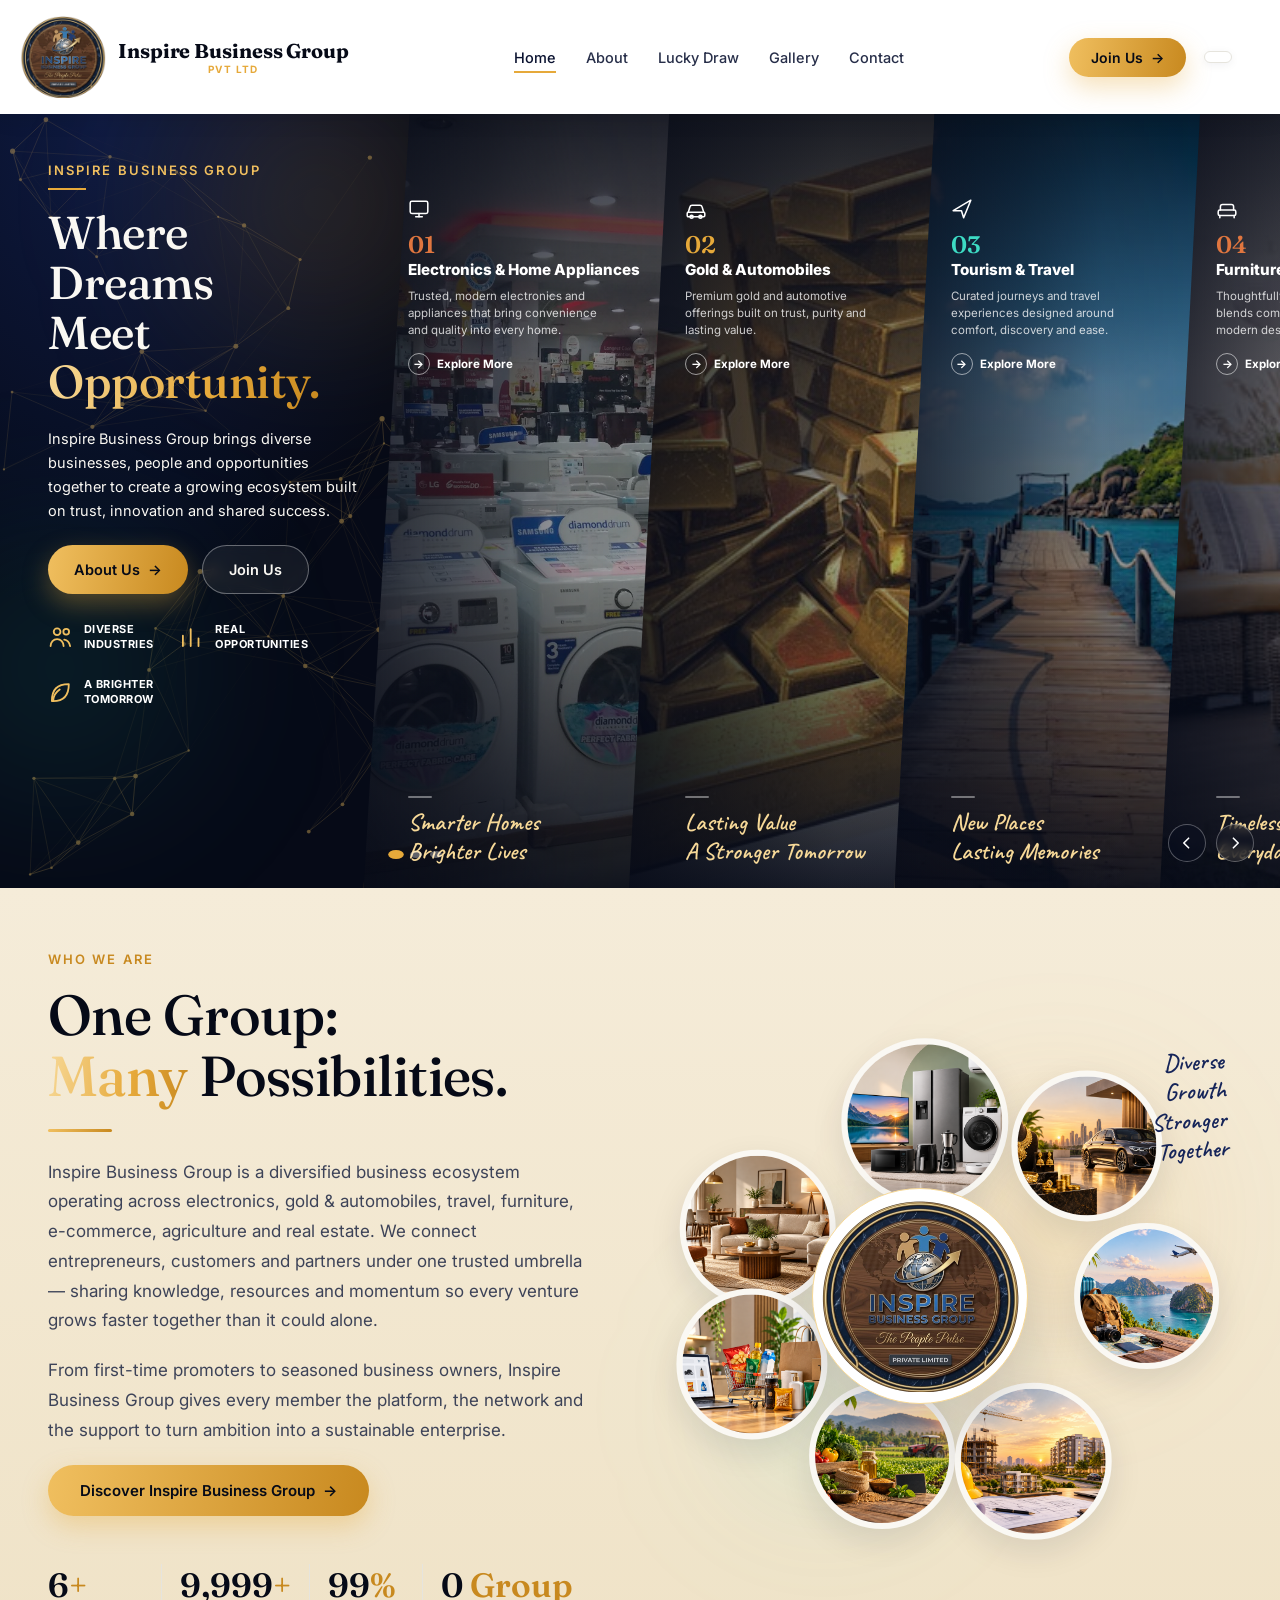
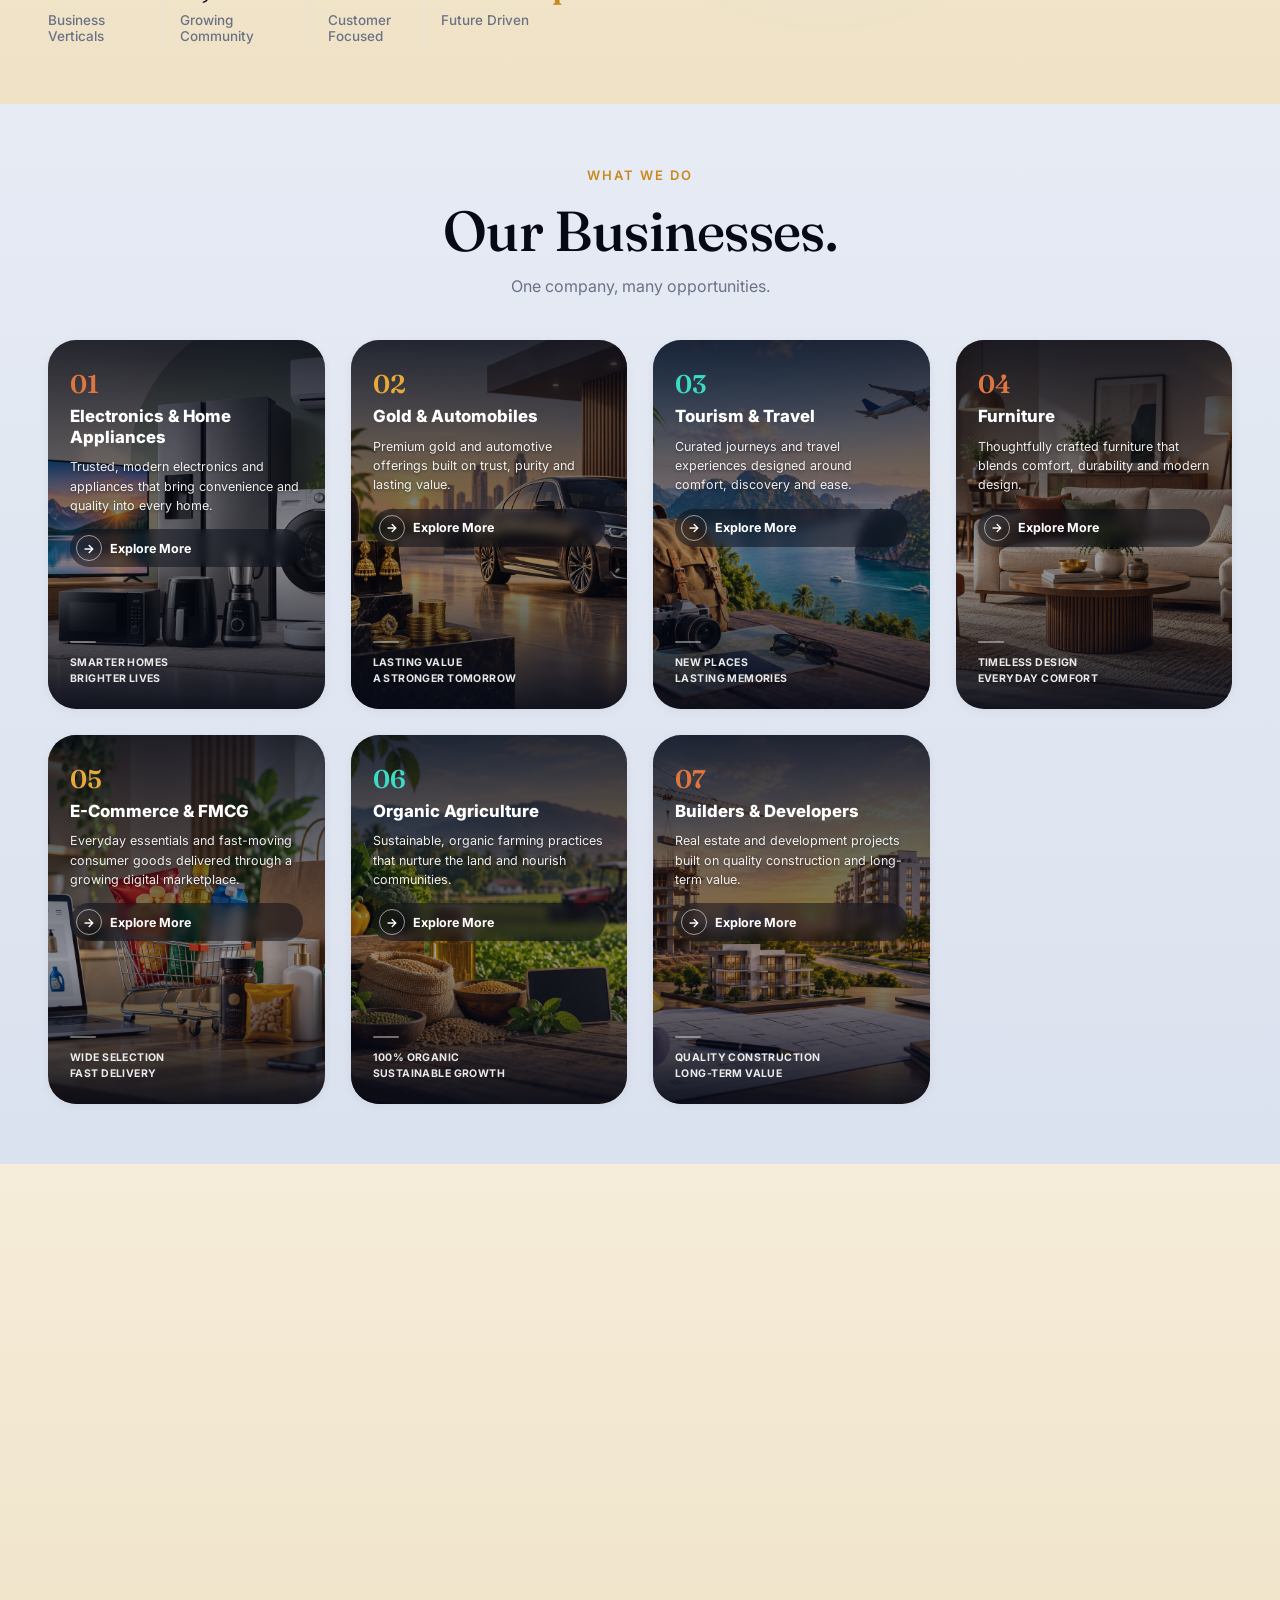
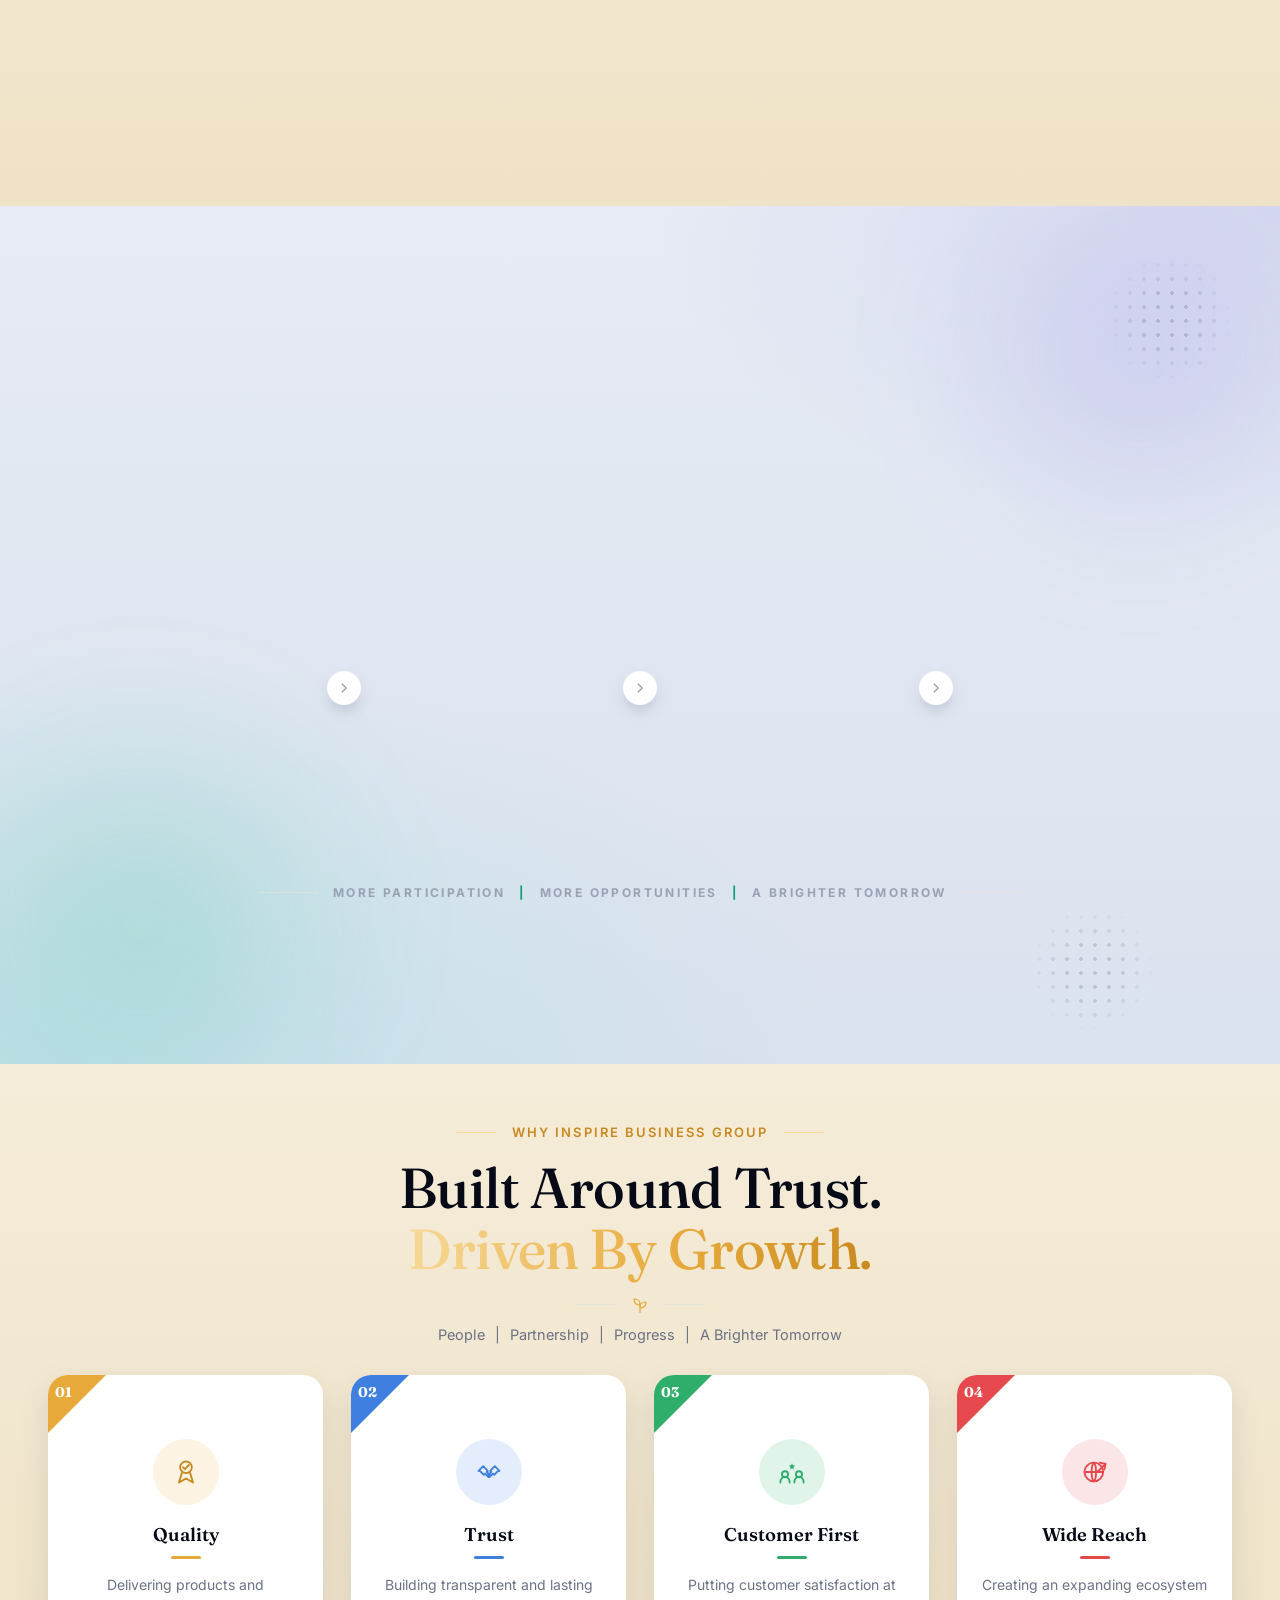
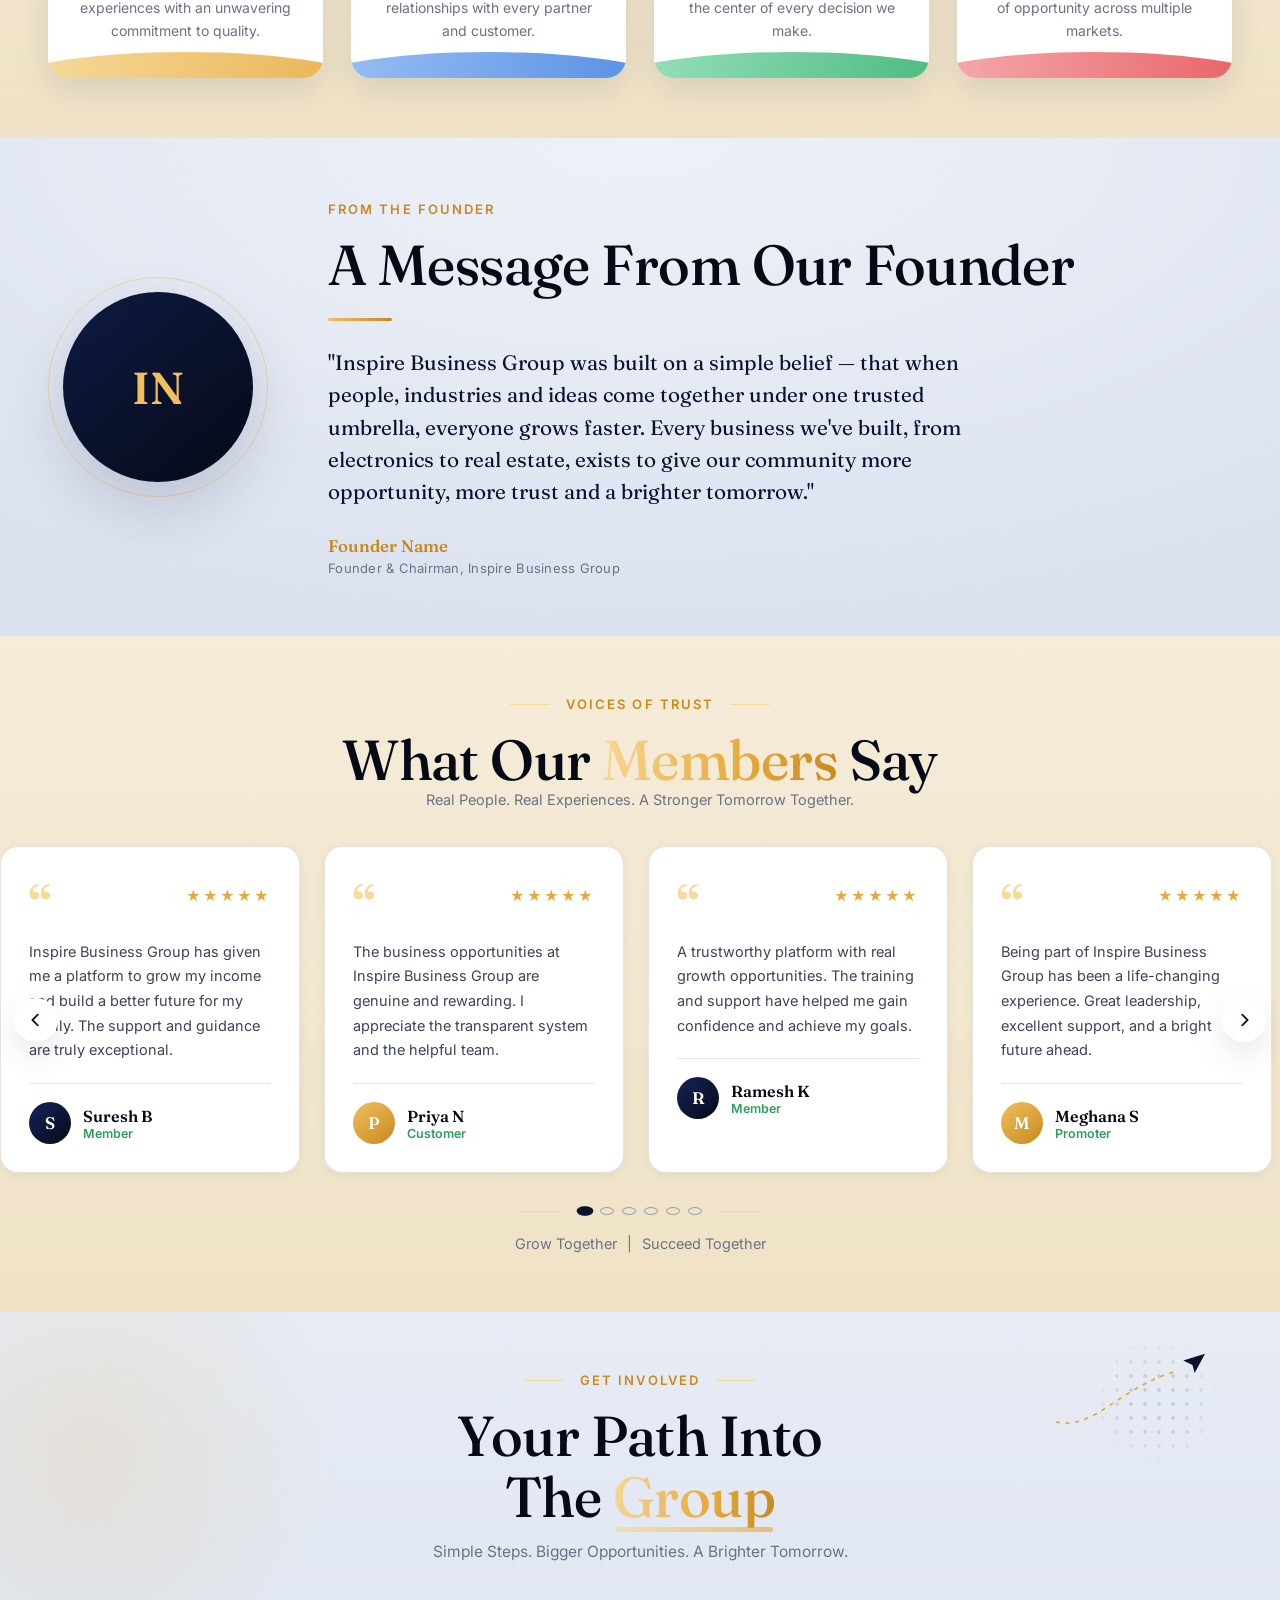
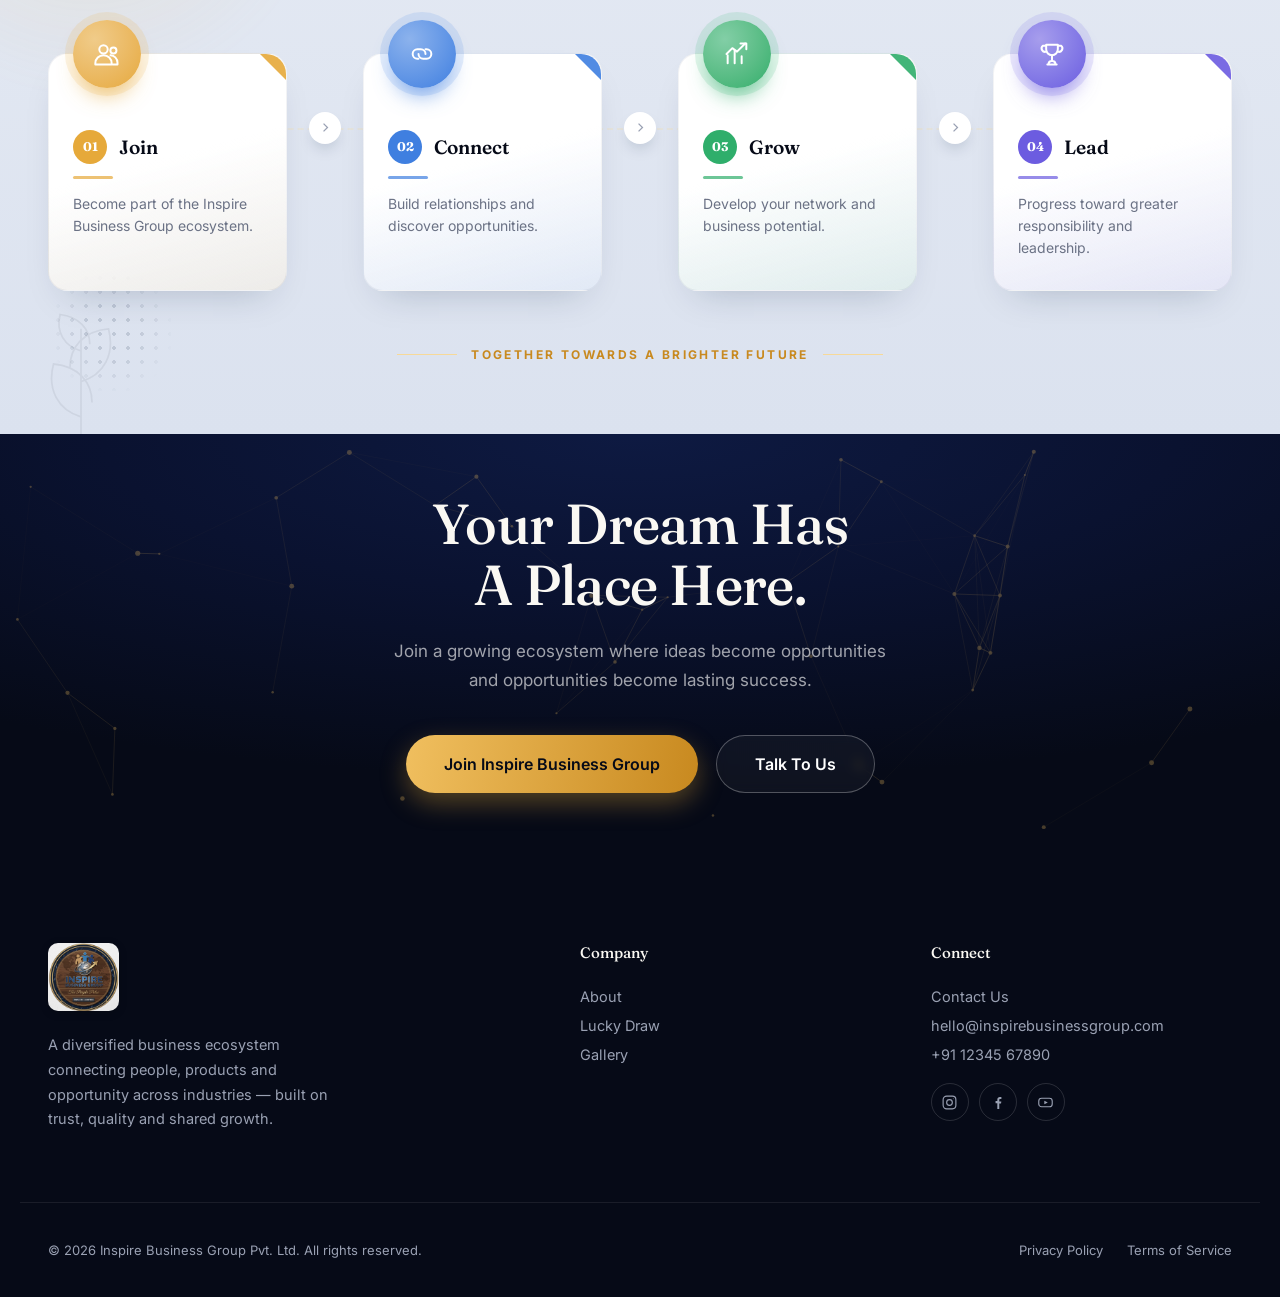
<file: index.html>
<!DOCTYPE html>
<html lang="en">
<head>
<meta charset="UTF-8" />
<meta name="viewport" content="width=device-width, initial-scale=1.0" />
<meta name="google" content="notranslate" />
<title>Inspire Business Group Pvt. Ltd. — Where Dreams Meet Opportunity</title>
<meta name="description" content="Inspire Business Group brings diverse businesses, people and opportunities together to create a growing ecosystem built on trust, innovation and shared success." />
<link rel="preconnect" href="https://fonts.googleapis.com">
<link rel="preconnect" href="https://fonts.gstatic.com" crossorigin>
<link href="https://fonts.googleapis.com/css2?family=Fraunces:opsz,wght@9..144,300;9..144,400;9..144,500;9..144,600;9..144,700&family=Inter:wght@300;400;500;600;700;800&family=Caveat:wght@600;700&display=swap" rel="stylesheet">
<link rel="stylesheet" href="css/style.css?v=38" />
<link rel="icon" type="image/png" href="images/logo.png">
<script src="js/translate.js?v=5"></script>
</head>
<body>

<!-- ================= NAVBAR ================= -->
<header class="nav" id="nav">
  <div class="nav__inner container">
    <div class="nav__brand">
      <a href="#home" class="nav__logo" aria-label="Inspire Business Group Home">
        <img src="images/logo-transparent.png" alt="Inspire Business Group Pvt Ltd" class="nav__logo-img" />
      </a>
      <a href="#home" class="nav__wordmark" aria-label="Inspire Business Group Home">
        <span class="nav__wordmark-main">Inspire Business Group</span>
        <span class="nav__wordmark-sub">Pvt Ltd</span>
      </a>
    </div>

    <nav class="nav__links" id="navLinks">
      <a href="index.html" class="nav__link is-active">Home</a>
      <a href="about.html" class="nav__link">About</a>
      <a href="lucky-draw.html" class="nav__link">Lucky Draw</a>
      <a href="gallery.html" class="nav__link">Gallery</a>
      <a href="contact.html" class="nav__link">Contact</a>
    </nav>

    <div class="nav__actions">
      <a href="#join" class="btn btn--gold btn--sm">Join Us <span>→</span></a>
      <div id="google_translate_element" class="nav__translate nav__translate--desktop"></div>
      <button class="nav__burger" id="navBurger" aria-label="Toggle menu" aria-expanded="false">
        <span></span><span></span><span></span>
      </button>
    </div>
  </div>
</header>

<div id="translateMobileSlot" class="nav__translate nav__translate--mobile"></div>

<!-- Mobile menu panel -->
<div class="mobile-menu" id="mobileMenu">
  <a href="index.html" class="mobile-menu__link">Home</a>
  <a href="about.html" class="mobile-menu__link">About</a>
  <a href="lucky-draw.html" class="mobile-menu__link">Lucky Draw</a>
  <a href="gallery.html" class="mobile-menu__link">Gallery</a>
  <a href="contact.html" class="mobile-menu__link">Contact</a>
  <a href="#join" class="btn btn--gold mobile-menu__cta">Join Us</a>
</div>

<main id="home">

  <!-- ================= HERO ================= -->
  <section class="hero">
    <div class="hero__grid">

      <div class="hero__panel">
        <canvas id="heroCanvas" class="hero__canvas"></canvas>
        <div class="hero__glow hero__glow--1"></div>
        <div class="hero__glow hero__glow--2"></div>

        <div class="hero__panel-top">
          <p class="eyebrow eyebrow--light hero__eyebrow reveal">Inspire Business Group<span class="hero__eyebrow-line"></span></p>
          <h1 class="hero__headline reveal">Where Dreams<br>Meet <span class="text-gold">Opportunity.</span></h1>
          <p class="hero__sub reveal">Inspire Business Group brings diverse businesses, people and opportunities together to create a growing ecosystem built on trust, innovation and shared success.</p>
          <div class="hero__ctas reveal">
            <a href="about.html" class="btn btn--gold">About Us <span>→</span></a>
            <a href="#join" class="btn btn--ghost">Join Us</a>
          </div>
          <div class="hero__stats reveal">
            <div class="hero__stat">
              <svg viewBox="0 0 20 20"><circle cx="7" cy="6" r="2.6"/><circle cx="14" cy="6" r="2.2"/><path d="M2 17c0-3 2.2-5.4 5-5.4s5 2.4 5 5.4"/><path d="M12.5 12c2.3.3 4 2.3 4.5 5"/></svg>
              <span>Diverse<br>Industries</span>
            </div>
            <div class="hero__stat">
              <svg viewBox="0 0 20 20"><path d="M3 17V9M9 17V4M15 17v-6"/></svg>
              <span>Real<br>Opportunities</span>
            </div>
            <div class="hero__stat">
              <svg viewBox="0 0 20 20"><path d="M4 17c8 0 12-4 12-13-9 0-13 4-13 13"/><path d="M4 17c0-4 2-7 5-9"/></svg>
              <span>A Brighter<br>Tomorrow</span>
            </div>
          </div>
        </div>

        <p class="hero__tagline reveal">Grow <span class="hero__tagline-dash">|</span> Connect <span class="hero__tagline-dash">|</span> Succeed</p>
      </div>

      <div class="hero__showcase">
        <div class="hero__showcase-nav">
          <button class="hero__arrow" id="heroPrev" aria-label="Previous business">
            <svg viewBox="0 0 20 20"><path d="M12 4l-6 6 6 6"/></svg>
          </button>
          <button class="hero__arrow" id="heroNext" aria-label="Next business">
            <svg viewBox="0 0 20 20"><path d="M8 4l6 6-6 6"/></svg>
          </button>
        </div>

        <div class="hero__track" id="heroTrack">

          <article class="hero__slide" data-accent="orange">
            <img class="hero__slide-img" src="images/hero1.png" alt="Electronics and home appliances" loading="lazy" />
            <svg class="hero__slide-icon" viewBox="0 0 20 20"><rect x="2" y="3" width="16" height="11" rx="1.5"/><line x1="7" y1="17" x2="13" y2="17"/><line x1="10" y1="14" x2="10" y2="17"/></svg>
            <span class="hero__slide-num">01</span>
            <h3 class="hero__slide-title">Electronics &amp; Home Appliances</h3>
            <p class="hero__slide-desc">Trusted, modern electronics and appliances that bring convenience and quality into every home.</p>
            <a href="javascript:void(0)" class="hero__slide-more"><span class="hero__slide-more-icon">→</span>Explore More</a>
            <span class="hero__slide-divider"></span>
            <p class="hero__slide-tag">Smarter Homes<br>Brighter Lives</p>
          </article>

          <article class="hero__slide" data-accent="gold">
            <img class="hero__slide-img" src="images/hero2.png" alt="Gold and automobiles" loading="lazy" />
            <svg class="hero__slide-icon" viewBox="0 0 20 20"><path d="M3 13l1.5-5A2 2 0 016.4 6.5h7.2A2 2 0 0115.5 8L17 13"/><rect x="2" y="13" width="16" height="4" rx="1"/><circle cx="6" cy="17" r="1.4"/><circle cx="14" cy="17" r="1.4"/></svg>
            <span class="hero__slide-num">02</span>
            <h3 class="hero__slide-title">Gold &amp; Automobiles</h3>
            <p class="hero__slide-desc">Premium gold and automotive offerings built on trust, purity and lasting value.</p>
            <a href="javascript:void(0)" class="hero__slide-more"><span class="hero__slide-more-icon">→</span>Explore More</a>
            <span class="hero__slide-divider"></span>
            <p class="hero__slide-tag">Lasting Value<br>A Stronger Tomorrow</p>
          </article>

          <article class="hero__slide" data-accent="teal">
            <img class="hero__slide-img" src="images/hero3.png" alt="Tourism and travel" loading="lazy" />
            <svg class="hero__slide-icon" viewBox="0 0 20 20"><path d="M2 11.5L18 2l-6.5 16-2-6.5L2 11.5z"/></svg>
            <span class="hero__slide-num">03</span>
            <h3 class="hero__slide-title">Tourism &amp; Travel</h3>
            <p class="hero__slide-desc">Curated journeys and travel experiences designed around comfort, discovery and ease.</p>
            <a href="javascript:void(0)" class="hero__slide-more"><span class="hero__slide-more-icon">→</span>Explore More</a>
            <span class="hero__slide-divider"></span>
            <p class="hero__slide-tag">New Places<br>Lasting Memories</p>
          </article>

          <article class="hero__slide" data-accent="orange">
            <img class="hero__slide-img" src="images/hero4.png" alt="Modern furniture" loading="lazy" />
            <svg class="hero__slide-icon" viewBox="0 0 20 20"><path d="M4 11V8a2 2 0 012-2h8a2 2 0 012 2v3"/><rect x="2" y="11" width="16" height="5" rx="1.4"/><line x1="3.5" y1="16" x2="3.5" y2="18"/><line x1="16.5" y1="16" x2="16.5" y2="18"/></svg>
            <span class="hero__slide-num">04</span>
            <h3 class="hero__slide-title">Furniture</h3>
            <p class="hero__slide-desc">Thoughtfully crafted furniture that blends comfort, durability and modern design.</p>
            <a href="javascript:void(0)" class="hero__slide-more"><span class="hero__slide-more-icon">→</span>Explore More</a>
            <span class="hero__slide-divider"></span>
            <p class="hero__slide-tag">Timeless Design<br>Everyday Comfort</p>
          </article>

          <article class="hero__slide" data-accent="gold">
            <img class="hero__slide-img" src="images/hero5.png" alt="E-commerce and FMCG" loading="lazy" />
            <svg class="hero__slide-icon" viewBox="0 0 20 20"><circle cx="7" cy="17" r="1.3"/><circle cx="15" cy="17" r="1.3"/><path d="M2 3h2l1.6 9.4a1.6 1.6 0 001.6 1.3h7a1.6 1.6 0 001.6-1.3L17.5 6H5"/></svg>
            <span class="hero__slide-num">05</span>
            <h3 class="hero__slide-title">E-Commerce &amp; FMCG</h3>
            <p class="hero__slide-desc">Everyday essentials and fast-moving consumer goods delivered through a growing digital marketplace.</p>
            <a href="javascript:void(0)" class="hero__slide-more"><span class="hero__slide-more-icon">→</span>Explore More</a>
            <span class="hero__slide-divider"></span>
            <p class="hero__slide-tag">Wide Selection<br>Fast Delivery</p>
          </article>

          <article class="hero__slide" data-accent="teal">
            <img class="hero__slide-img" src="images/hero6.png" alt="Organic agriculture" loading="lazy" />
            <svg class="hero__slide-icon" viewBox="0 0 20 20"><path d="M4 17c8 0 12-4 12-13-9 0-13 4-13 13"/><path d="M4 17c0-4 2-7 5-9"/></svg>
            <span class="hero__slide-num">06</span>
            <h3 class="hero__slide-title">Organic Agriculture</h3>
            <p class="hero__slide-desc">Sustainable, organic farming practices that nurture the land and nourish communities.</p>
            <a href="javascript:void(0)" class="hero__slide-more"><span class="hero__slide-more-icon">→</span>Explore More</a>
            <span class="hero__slide-divider"></span>
            <p class="hero__slide-tag">100% Organic<br>Sustainable Growth</p>
          </article>

          <article class="hero__slide" data-accent="orange">
            <img class="hero__slide-img" src="images/hero7.png" alt="Real estate and property development" loading="lazy" />
            <svg class="hero__slide-icon" viewBox="0 0 20 20"><rect x="4" y="2" width="12" height="16" rx="1"/><line x1="7" y1="6" x2="9" y2="6"/><line x1="11" y1="6" x2="13" y2="6"/><line x1="7" y1="9.5" x2="9" y2="9.5"/><line x1="11" y1="9.5" x2="13" y2="9.5"/><line x1="7" y1="13" x2="9" y2="13"/><line x1="11" y1="13" x2="13" y2="13"/></svg>
            <span class="hero__slide-num">07</span>
            <h3 class="hero__slide-title">Builders &amp; Developers</h3>
            <p class="hero__slide-desc">Real estate and development projects built on quality construction and long-term value.</p>
            <a href="javascript:void(0)" class="hero__slide-more"><span class="hero__slide-more-icon">→</span>Explore More</a>
            <span class="hero__slide-divider"></span>
            <p class="hero__slide-tag">Quality Construction<br>Long-Term Value</p>
          </article>

        </div>

        <div class="hero__dots" id="heroDots" aria-hidden="true"></div>
        <p class="hero__caption">Building a brighter tomorrow, together.</p>
      </div>

    </div>
  </section>

  <!-- ================= INTRO / ABOUT ================= -->
  <section class="intro section" id="about">
    <div class="container intro__grid">
      <div class="intro__content reveal">
        <p class="eyebrow">Who We Are</p>
        <h2 class="display-heading">One Group:<br><span class="text-gold">Many</span> Possibilities.</h2>
        <span class="intro__rule" aria-hidden="true"></span>

        <p class="intro__text">Inspire Business Group is a diversified business ecosystem operating across electronics, gold &amp; automobiles, travel, furniture, e-commerce, agriculture and real estate. We connect entrepreneurs, customers and partners under one trusted umbrella — sharing knowledge, resources and momentum so every venture grows faster together than it could alone.</p>
        <p class="intro__text">From first-time promoters to seasoned business owners, Inspire Business Group gives every member the platform, the network and the support to turn ambition into a sustainable enterprise.</p>
        <a href="about.html" class="btn btn--gold">Discover Inspire Business Group <span>→</span></a>

        <div class="stats">
          <div class="stat">
            <span class="stat__num" data-count="7">0</span><span class="stat__suffix">+</span>
            <p>Business Verticals</p>
          </div>
          <div class="stat">
            <span class="stat__num" data-count="10000">0</span><span class="stat__suffix">+</span>
            <p>Growing Community</p>
          </div>
          <div class="stat">
            <span class="stat__num" data-count="100">0</span><span class="stat__suffix">%</span>
            <p>Customer Focused</p>
          </div>
          <div class="stat">
            <span class="stat__num" data-count="1">0</span><span class="stat__suffix">&nbsp;Group</span>
            <p>Future Driven</p>
          </div>
        </div>
      </div>

      <div class="intro__visual reveal">
        <span class="intro__script">Diverse<br>Growth<br>Stronger<br>Together</span>

        <div class="orbit">
          <span class="orbit__glow orbit__glow--1" aria-hidden="true"></span>
          <span class="orbit__glow orbit__glow--2" aria-hidden="true"></span>

          <figure class="orbit__item orbit__item--furniture">
            <img src="images/Furniture.png" alt="Furniture" loading="lazy" />
          </figure>
          <figure class="orbit__item orbit__item--electronics">
            <img src="images/Electronics%20&amp;%20Home%20Appliances.png" alt="Electronics and home appliances" loading="lazy" />
          </figure>
          <figure class="orbit__item orbit__item--gold">
            <img src="images/Gold%20&amp;%20Automobiles.png" alt="Gold and automobiles" loading="lazy" />
          </figure>
          <figure class="orbit__item orbit__item--travel">
            <img src="images/Tourism%20&amp;%20Travel.png" alt="Tourism and travel" loading="lazy" />
          </figure>
          <figure class="orbit__item orbit__item--ecommerce">
            <img src="images/E-Commerce%20&amp;%20FMCG.png" alt="E-commerce and FMCG" loading="lazy" />
          </figure>
          <figure class="orbit__item orbit__item--agriculture">
            <img src="images/Organic%20Agriculture.png" alt="Organic agriculture" loading="lazy" />
          </figure>
          <figure class="orbit__item orbit__item--realestate">
            <img src="images/Builders%20&amp;%20Developers.png" alt="Real estate and property development" loading="lazy" />
          </figure>

          <div class="orbit__center">
            <img src="images/logo-transparent.png" alt="Inspire Business Group Pvt Ltd" class="orbit__center-logo" />
          </div>
        </div>
      </div>
    </div>
  </section>

  <!-- ================= OUR BUSINESSES ================= -->
  <section class="section businesses" id="businesses">
    <div class="container">
      <div class="section__head section__head--center reveal">
        <p class="eyebrow">What We Do</p>
        <h2 class="display-heading">Our Businesses.</h2>
        <p class="businesses__sub">One company, many opportunities.</p>
      </div>

      <div class="biz-grid">
        <article class="biz-card reveal" data-accent="orange">
          <img class="biz-card__img" src="images/Electronics%20&amp;%20Home%20Appliances.png" alt="Electronics and home appliances" loading="lazy" />
          <span class="biz-card__num">01</span>
          <h3 class="biz-card__title">Electronics &amp; Home Appliances</h3>
          <p class="biz-card__desc">Trusted, modern electronics and appliances that bring convenience and quality into every home.</p>
          <a href="javascript:void(0)" class="biz-card__more"><span class="biz-card__more-icon">→</span>Explore More</a>
          <span class="biz-card__divider"></span>
          <p class="biz-card__tag">Smarter Homes<br>Brighter Lives</p>
        </article>

        <article class="biz-card reveal" data-accent="gold">
          <img class="biz-card__img" src="images/Gold%20&amp;%20Automobiles.png" alt="Gold and automobiles" loading="lazy" />
          <span class="biz-card__num">02</span>
          <h3 class="biz-card__title">Gold &amp; Automobiles</h3>
          <p class="biz-card__desc">Premium gold and automotive offerings built on trust, purity and lasting value.</p>
          <a href="javascript:void(0)" class="biz-card__more"><span class="biz-card__more-icon">→</span>Explore More</a>
          <span class="biz-card__divider"></span>
          <p class="biz-card__tag">Lasting Value<br>A Stronger Tomorrow</p>
        </article>

        <article class="biz-card reveal" data-accent="teal">
          <img class="biz-card__img" src="images/Tourism%20&amp;%20Travel.png" alt="Tourism and travel" loading="lazy" />
          <span class="biz-card__num">03</span>
          <h3 class="biz-card__title">Tourism &amp; Travel</h3>
          <p class="biz-card__desc">Curated journeys and travel experiences designed around comfort, discovery and ease.</p>
          <a href="javascript:void(0)" class="biz-card__more"><span class="biz-card__more-icon">→</span>Explore More</a>
          <span class="biz-card__divider"></span>
          <p class="biz-card__tag">New Places<br>Lasting Memories</p>
        </article>

        <article class="biz-card reveal" data-accent="orange">
          <img class="biz-card__img" src="images/Furniture.png" alt="Modern furniture" loading="lazy" />
          <span class="biz-card__num">04</span>
          <h3 class="biz-card__title">Furniture</h3>
          <p class="biz-card__desc">Thoughtfully crafted furniture that blends comfort, durability and modern design.</p>
          <a href="javascript:void(0)" class="biz-card__more"><span class="biz-card__more-icon">→</span>Explore More</a>
          <span class="biz-card__divider"></span>
          <p class="biz-card__tag">Timeless Design<br>Everyday Comfort</p>
        </article>

        <article class="biz-card reveal" data-accent="gold">
          <img class="biz-card__img" src="images/E-Commerce%20&amp;%20FMCG.png" alt="E-commerce and FMCG" loading="lazy" />
          <span class="biz-card__num">05</span>
          <h3 class="biz-card__title">E-Commerce &amp; FMCG</h3>
          <p class="biz-card__desc">Everyday essentials and fast-moving consumer goods delivered through a growing digital marketplace.</p>
          <a href="javascript:void(0)" class="biz-card__more"><span class="biz-card__more-icon">→</span>Explore More</a>
          <span class="biz-card__divider"></span>
          <p class="biz-card__tag">Wide Selection<br>Fast Delivery</p>
        </article>

        <article class="biz-card reveal" data-accent="teal">
          <img class="biz-card__img" src="images/Organic%20Agriculture.png" alt="Organic agriculture" loading="lazy" />
          <span class="biz-card__num">06</span>
          <h3 class="biz-card__title">Organic Agriculture</h3>
          <p class="biz-card__desc">Sustainable, organic farming practices that nurture the land and nourish communities.</p>
          <a href="javascript:void(0)" class="biz-card__more"><span class="biz-card__more-icon">→</span>Explore More</a>
          <span class="biz-card__divider"></span>
          <p class="biz-card__tag">100% Organic<br>Sustainable Growth</p>
        </article>

        <article class="biz-card reveal" data-accent="orange">
          <img class="biz-card__img" src="images/Builders%20&amp;%20Developers.png" alt="Real estate and property development" loading="lazy" />
          <span class="biz-card__num">07</span>
          <h3 class="biz-card__title">Builders &amp; Developers</h3>
          <p class="biz-card__desc">Real estate and development projects built on quality construction and long-term value.</p>
          <a href="javascript:void(0)" class="biz-card__more"><span class="biz-card__more-icon">→</span>Explore More</a>
          <span class="biz-card__divider"></span>
          <p class="biz-card__tag">Quality Construction<br>Long-Term Value</p>
        </article>
      </div>
    </div>
  </section>

  <!-- ================= VISION & MISSION ================= -->
  <section class="section vision" id="vision-mission">
    <div class="container">
      <div class="section__head section__head--center section__head--tight reveal">
        <p class="eyebrow eyebrow--ruled">What Drives Us</p>
        <h2 class="display-heading">Vision &amp; Mission</h2>
        <div class="feature-divider" aria-hidden="true">
          <span></span>
          <svg viewBox="0 0 24 24"><path d="M12 22V10"/><path d="M12 10C12 6 8 4 4 4c0 4 2 8 8 8z"/><path d="M12 14c0-4 4-6 8-6 0 4-2 8-8 8"/></svg>
          <span></span>
        </div>
        <p class="feature-tagline">Guided By Purpose. Driven By Impact.</p>
      </div>

      <div class="vm-grid">
        <div class="vm-card reveal" data-accent="gold">
          <span class="vm-card__icon" aria-hidden="true">
            <svg viewBox="0 0 24 24"><path d="M1 12s4-7 11-7 11 7 11 7-4 7-11 7-11-7-11-7z"/><circle cx="12" cy="12" r="3.2"/></svg>
          </span>
          <h3>Our Vision</h3>
          <span class="vm-card__rule"></span>
          <p>To build a trusted, diversified business ecosystem that empowers entrepreneurs and communities to grow together, creating lasting value across every industry we touch.</p>
          <span class="vm-card__watermark" aria-hidden="true">
            <svg viewBox="0 0 24 24"><path d="M1 12s4-7 11-7 11 7 11 7-4 7-11 7-11-7-11-7z"/><circle cx="12" cy="12" r="3.2"/></svg>
          </span>
        </div>
        <div class="vm-card reveal" data-accent="navy">
          <span class="vm-card__icon" aria-hidden="true">
            <svg viewBox="0 0 24 24"><circle cx="11" cy="13" r="7"/><circle cx="11" cy="13" r="4"/><circle cx="11" cy="13" r="1.2" fill="currentColor" stroke="none"/><path d="M15.5 8.5L21 3M21 3h-4.4M21 3v4.4"/></svg>
          </span>
          <h3>Our Mission</h3>
          <span class="vm-card__rule"></span>
          <p>To deliver quality, innovation and trust across electronics, gold &amp; automobiles, travel, furniture, e-commerce, agriculture and real estate — while giving every member the platform to turn ambition into achievement.</p>
          <span class="vm-card__watermark" aria-hidden="true">
            <svg viewBox="0 0 24 24"><circle cx="11" cy="13" r="7"/><circle cx="11" cy="13" r="4"/><circle cx="11" cy="13" r="1.2" fill="currentColor" stroke="none"/><path d="M15.5 8.5L21 3M21 3h-4.4M21 3v4.4"/></svg>
          </span>
        </div>
      </div>
    </div>
  </section>

  <!-- ================= LUCKY DRAW ================= -->
  <section class="section rewards" id="lucky-draw">
    <span class="rewards__glow rewards__glow--tr" aria-hidden="true"></span>
    <span class="rewards__glow rewards__glow--bl" aria-hidden="true"></span>
    <span class="rewards__dots rewards__dots--tr" aria-hidden="true"></span>
    <span class="rewards__dots rewards__dots--br" aria-hidden="true"></span>

    <div class="container">
      <div class="rewards__head reveal">

        <div class="rewards__annotate rewards__annotate--left" aria-hidden="true">
          <span class="rewards__gift">
            <svg viewBox="0 0 64 64">
              <path d="M32 22c-7-16-24-11-17 0" fill="none" stroke="#0f9d73" stroke-width="3" stroke-linecap="round"/>
              <path d="M32 22c7-16 24-11 17 0" fill="none" stroke="#0f9d73" stroke-width="3" stroke-linecap="round"/>
              <rect x="9" y="22" width="46" height="12" rx="3" fill="#14b389"/>
              <rect x="9" y="30" width="46" height="27" rx="4" fill="#ffffff" stroke="#0c2340" stroke-width="1.3"/>
              <rect x="27" y="22" width="10" height="35" fill="#0f9d73"/>
              <path d="M9 34h46" stroke="#e7f4ef" stroke-width="1"/>
            </svg>
            <span class="rewards__gift-star rewards__gift-star--1">✦</span>
            <span class="rewards__gift-star rewards__gift-star--2">✦</span>
            <span class="rewards__gift-star rewards__gift-star--3">✧</span>
          </span>
          <span class="rewards__script">Play<br>Participate<br>Win</span>
          <svg class="rewards__script-arrow" viewBox="0 0 60 46" aria-hidden="true">
            <path d="M4 6c8 4 10 20 34 30" fill="none" stroke="#0c2340" stroke-width="1.6" stroke-linecap="round"/>
            <path d="M27 33l11 3-3-11" fill="none" stroke="#0c2340" stroke-width="1.6" stroke-linecap="round" stroke-linejoin="round"/>
          </svg>
        </div>

        <div class="rewards__annotate rewards__annotate--right" aria-hidden="true">
          <span class="rewards__script rewards__script--right">Rewards<br>Make Every Day<br>Brighter!</span>
        </div>

        <span class="rewards__badge">
          <svg viewBox="0 0 24 24" aria-hidden="true"><rect x="3" y="8" width="18" height="4" rx="1"/><path d="M12 8v13"/><path d="M19 12v7a2 2 0 01-2 2H7a2 2 0 01-2-2v-7"/><path d="M7.5 8a2.5 2.5 0 010-5C11 3 12 8 12 8"/><path d="M16.5 8a2.5 2.5 0 000-5C13 3 12 8 12 8"/></svg>
          Get Rewarded
        </span>
        <h2 class="display-heading">Our Lucky Draw.<br><span class="text-emerald">Your Chance To Win.</span></h2>
        <p class="rewards__sub">Simple Steps. Exciting Rewards. A Bigger Tomorrow.</p>
      </div>

      <div class="rewards__steps">
        <div class="rewards__step reveal" data-accent="gold">
          <span class="rewards__num">01</span>
          <span class="rewards__icon" aria-hidden="true">
            <svg viewBox="0 0 24 24"><circle cx="10" cy="8" r="4"/><path d="M2 21c0-4.4 3.6-8 8-8s8 3.6 8 8"/><path d="M19 8v6M22 11h-6"/></svg>
          </span>
          <h3>Join</h3>
          <p>Become a member of Inspire Business Group to automatically qualify for every draw.</p>
        </div>

        <span class="rewards__chevron" aria-hidden="true">
          <svg viewBox="0 0 20 20"><path d="M7 4l6 6-6 6"/></svg>
        </span>

        <div class="rewards__step reveal" data-accent="purple">
          <span class="rewards__num">02</span>
          <span class="rewards__icon" aria-hidden="true">
            <svg viewBox="0 0 24 24"><circle cx="9" cy="20" r="1.4"/><circle cx="17" cy="20" r="1.4"/><path d="M2 3h2l2.2 12a2 2 0 002 1.6h8.4a2 2 0 002-1.6L21 7H6"/></svg>
          </span>
          <h3>Participate</h3>
          <p>Take part in our ongoing purchases and promotions across any business vertical.</p>
        </div>

        <span class="rewards__chevron" aria-hidden="true">
          <svg viewBox="0 0 20 20"><path d="M7 4l6 6-6 6"/></svg>
        </span>

        <div class="rewards__step reveal" data-accent="rose">
          <span class="rewards__num">03</span>
          <span class="rewards__icon" aria-hidden="true">
            <svg viewBox="0 0 24 24"><circle cx="9" cy="8" r="3.4"/><path d="M2 20c0-3.6 3-6.6 7-6.6s7 3 7 6.6"/><circle cx="18" cy="8" r="2.6"/><path d="M17 13.6c2.6.5 4.6 2.6 5 5.4"/><path d="M6.5 20l2 2 3.5-4"/></svg>
          </span>
          <h3>Get Selected</h3>
          <p>Entries are pooled and winners are picked through a fair, transparent draw.</p>
        </div>

        <span class="rewards__chevron" aria-hidden="true">
          <svg viewBox="0 0 20 20"><path d="M7 4l6 6-6 6"/></svg>
        </span>

        <div class="rewards__step reveal" data-accent="teal">
          <span class="rewards__num">04</span>
          <span class="rewards__icon" aria-hidden="true">
            <svg viewBox="0 0 24 24"><path d="M7 4h10v4a5 5 0 01-10 0V4z"/><path d="M7 5H4a3 3 0 003 5M17 5h3a3 3 0 01-3 5"/><path d="M12 13v4M8 21h8M9 21c0-2 1.3-3 3-3s3 1 3 3"/></svg>
          </span>
          <h3>Win Big</h3>
          <p>Take home exciting rewards and prizes across our partner businesses.</p>
        </div>
      </div>

      <p class="rewards__tagline">More Participation <i>|</i> More Opportunities <i>|</i> A Brighter Tomorrow</p>

      <div class="lucky-cta reveal">
        <a href="lucky-draw.html" class="btn btn--gold btn--lg">Enter The Draw</a>
      </div>
    </div>
  </section>

 

  <!-- ================= WHY INSPIRE BUSINESS GROUP ================= -->
  <section class="why section">
    <div class="container">
      <div class="section__head section__head--center section__head--tight reveal">
        <p class="eyebrow eyebrow--ruled">Why Inspire Business Group</p>
        <h2 class="display-heading">Built Around Trust.<br><span class="text-gold">Driven By Growth.</span></h2>
        <div class="feature-divider" aria-hidden="true">
          <span></span>
          <svg viewBox="0 0 24 24"><path d="M12 22V10"/><path d="M12 10C12 6 8 4 4 4c0 4 2 8 8 8z"/><path d="M12 14c0-4 4-6 8-6 0 4-2 8-8 8"/></svg>
          <span></span>
        </div>
        <p class="feature-tagline">People <i>|</i> Partnership <i>|</i> Progress <i>|</i> A Brighter Tomorrow</p>
      </div>

      <div class="feature-grid">
        <div class="feature-card reveal" data-accent="gold">
          <span class="feature-card__corner"></span>
          <span class="feature-card__num">01</span>
          <span class="feature-card__icon" aria-hidden="true">
            <svg viewBox="0 0 24 24"><circle cx="12" cy="8" r="5"/><path d="M9.5 8l1.6 1.6L14.5 6"/><path d="M8.5 12.6L6 21l6-3.4 6 3.4-2.5-8.4"/></svg>
          </span>
          <h3>Quality</h3>
          <span class="feature-card__rule"></span>
          <p>Delivering products and experiences with an unwavering commitment to quality.</p>
        </div>
        <div class="feature-card reveal" data-accent="blue">
          <span class="feature-card__corner"></span>
          <span class="feature-card__num">02</span>
          <span class="feature-card__icon" aria-hidden="true">
            <svg viewBox="0 0 24 24"><path d="M3 11l4-4 4 4-1 1 3 3-1.4 1.4-3-3-1 1-3-3z"/><path d="M21 11l-4-4-4 4 1 1-3 3 1.4 1.4 3-3 1 1 3-3z"/></svg>
          </span>
          <h3>Trust</h3>
          <span class="feature-card__rule"></span>
          <p>Building transparent and lasting relationships with every partner and customer.</p>
        </div>
        <div class="feature-card reveal" data-accent="green">
          <span class="feature-card__corner"></span>
          <span class="feature-card__num">03</span>
          <span class="feature-card__icon" aria-hidden="true">
            <svg viewBox="0 0 24 24"><path d="M12 4.5l.8 1.7 1.9.2-1.4 1.3.3 1.9-1.6-.9-1.6.9.3-1.9-1.4-1.3 1.9-.2z" fill="currentColor" stroke="none"/><circle cx="6" cy="14" r="2.6"/><circle cx="18" cy="14" r="2.6"/><path d="M2 21c0-2.8 1.8-5 4-5s4 2.2 4 5M14 21c0-2.8 1.8-5 4-5s4 2.2 4 5"/></svg>
          </span>
          <h3>Customer First</h3>
          <span class="feature-card__rule"></span>
          <p>Putting customer satisfaction at the center of every decision we make.</p>
        </div>
        <div class="feature-card reveal" data-accent="red">
          <span class="feature-card__corner"></span>
          <span class="feature-card__num">04</span>
          <span class="feature-card__icon" aria-hidden="true">
            <svg viewBox="0 0 24 24"><circle cx="11" cy="12" r="8"/><path d="M3 12h16M11 4c2.5 2.2 2.5 13.8 0 16M11 4c-2.5 2.2-2.5 13.8 0 16"/><path d="M16 4l5 1-1 5"/><path d="M21 5l-7 7"/></svg>
          </span>
          <h3>Wide Reach</h3>
          <span class="feature-card__rule"></span>
          <p>Creating an expanding ecosystem of opportunity across multiple markets.</p>
        </div>
      </div>
    </div>
  </section>

  <!-- ================= FOUNDER ================= -->
  <section class="section founder" id="founder">
    <div class="container founder__grid">
      <div class="founder__avatar reveal">
        <span class="founder__avatar-ring" aria-hidden="true"></span>
        <span class="founder__avatar-initials">IN</span>
      </div>
      <div class="founder__content reveal">
        <p class="eyebrow">From The Founder</p>
        <h2 class="display-heading">A Message From Our Founder</h2>
        <span class="intro__rule" aria-hidden="true"></span>
        <p class="founder__quote">"Inspire Business Group was built on a simple belief — that when people, industries and ideas come together under one trusted umbrella, everyone grows faster. Every business we've built, from electronics to real estate, exists to give our community more opportunity, more trust and a brighter tomorrow."</p>
        <div class="founder__sign">
          <span class="founder__name">Founder Name</span>
          <span class="founder__role">Founder &amp; Chairman, Inspire Business Group</span>
        </div>
      </div>
    </div>
  </section>

  <!-- ================= TESTIMONIALS ================= -->
  <section class="section testimonials" id="testimonials">
    <div class="container">
      <div class="section__head section__head--center section__head--tight reveal">
        <p class="eyebrow eyebrow--ruled">Voices Of Trust</p>
        <h2 class="display-heading">What Our <span class="text-gold">Members</span> Say</h2>
        <p class="feature-tagline">Real People. Real Experiences. A Stronger Tomorrow Together.</p>
      </div>
    </div>

    <div class="testi-wrap">
      <div class="testi">
        <button class="testi__arrow testi__arrow--prev" id="testiPrev" aria-label="Previous testimonial">
          <svg viewBox="0 0 20 20"><path d="M12 4l-6 6 6 6"/></svg>
        </button>

        <div class="testi__track" id="testiTrack">
          <article class="testi__card reveal">
            <div class="testi__top">
              <span class="testi__quote" aria-hidden="true">&ldquo;</span>
              <span class="testi__stars" aria-hidden="true">★★★★★</span>
            </div>
            <p class="testi__text">Inspire Business Group has given me a platform to grow my income and build a better future for my family. The support and guidance are truly exceptional.</p>
            <span class="testi__divider"></span>
            <div class="testi__person">
              <span class="testi__avatar" data-accent="navy">S</span>
              <span class="testi__person-info">
                <span class="testi__name">Suresh B</span>
                <span class="testi__role">Member</span>
              </span>
            </div>
          </article>

          <article class="testi__card reveal">
            <div class="testi__top">
              <span class="testi__quote" aria-hidden="true">&ldquo;</span>
              <span class="testi__stars" aria-hidden="true">★★★★★</span>
            </div>
            <p class="testi__text">The business opportunities at Inspire Business Group are genuine and rewarding. I appreciate the transparent system and the helpful team.</p>
            <span class="testi__divider"></span>
            <div class="testi__person">
              <span class="testi__avatar" data-accent="gold">P</span>
              <span class="testi__person-info">
                <span class="testi__name">Priya N</span>
                <span class="testi__role">Customer</span>
              </span>
            </div>
          </article>

          <article class="testi__card reveal">
            <div class="testi__top">
              <span class="testi__quote" aria-hidden="true">&ldquo;</span>
              <span class="testi__stars" aria-hidden="true">★★★★★</span>
            </div>
            <p class="testi__text">A trustworthy platform with real growth opportunities. The training and support have helped me gain confidence and achieve my goals.</p>
            <span class="testi__divider"></span>
            <div class="testi__person">
              <span class="testi__avatar" data-accent="navy">R</span>
              <span class="testi__person-info">
                <span class="testi__name">Ramesh K</span>
                <span class="testi__role">Member</span>
              </span>
            </div>
          </article>

          <article class="testi__card reveal">
            <div class="testi__top">
              <span class="testi__quote" aria-hidden="true">&ldquo;</span>
              <span class="testi__stars" aria-hidden="true">★★★★★</span>
            </div>
            <p class="testi__text">Being part of Inspire Business Group has been a life-changing experience. Great leadership, excellent support, and a bright future ahead.</p>
            <span class="testi__divider"></span>
            <div class="testi__person">
              <span class="testi__avatar" data-accent="gold">M</span>
              <span class="testi__person-info">
                <span class="testi__name">Meghana S</span>
                <span class="testi__role">Promoter</span>
              </span>
            </div>
          </article>

          <article class="testi__card reveal">
            <div class="testi__top">
              <span class="testi__quote" aria-hidden="true">&ldquo;</span>
              <span class="testi__stars" aria-hidden="true">★★★★★</span>
            </div>
            <p class="testi__text">Inspire Business Group gave my small business the visibility and network it needed. A supportive community and a genuine platform.</p>
            <span class="testi__divider"></span>
            <div class="testi__person">
              <span class="testi__avatar" data-accent="navy">A</span>
              <span class="testi__person-info">
                <span class="testi__name">Anil D</span>
                <span class="testi__role">Member</span>
              </span>
            </div>
          </article>

          <article class="testi__card reveal">
            <div class="testi__top">
              <span class="testi__quote" aria-hidden="true">&ldquo;</span>
              <span class="testi__stars" aria-hidden="true">★★★★★</span>
            </div>
            <p class="testi__text">From my very first interaction, I felt valued. The team's transparency and consistent support have made all the difference.</p>
            <span class="testi__divider"></span>
            <div class="testi__person">
              <span class="testi__avatar" data-accent="gold">K</span>
              <span class="testi__person-info">
                <span class="testi__name">Kavya S</span>
                <span class="testi__role">Customer</span>
              </span>
            </div>
          </article>
        </div>

        <button class="testi__arrow testi__arrow--next" id="testiNext" aria-label="Next testimonial">
          <svg viewBox="0 0 20 20"><path d="M8 4l6 6-6 6"/></svg>
        </button>
      </div>
    </div>

    <div class="container">
      <div class="testi__dots" id="testiDots" aria-hidden="true"></div>
      <p class="feature-tagline">Grow Together <i>|</i> Succeed Together</p>
    </div>
  </section>

  <!-- ================= MEMBER JOURNEY ================= -->
  <section class="section member" id="member-journey">
    <span class="member__glow" aria-hidden="true"></span>
    <span class="member__dots member__dots--tr" aria-hidden="true"></span>
    <span class="member__dots member__dots--bl" aria-hidden="true"></span>

    <span class="member__leaf" aria-hidden="true">
      <svg viewBox="0 0 100 140" fill="none" stroke="currentColor" stroke-width="1.6">
        <path d="M50 132V18"/>
        <path d="M50 98c-21-6-31-25-25-48 23 2 35 17 35 35"/>
        <path d="M50 66c21-6 31-25 25-48-23 2-35 17-35 35"/>
        <path d="M50 38c-15-4-23-17-19-33 17 2 27 13 27 27"/>
      </svg>
    </span>

    <span class="member__plane" aria-hidden="true">
      <svg class="member__plane-trail" viewBox="0 0 170 100" fill="none">
        <path d="M4 76c42 10 74-42 138-58" stroke="var(--gold-500)" stroke-width="2" stroke-dasharray="3 8" stroke-linecap="round"/>
      </svg>
      <svg class="member__plane-icon" viewBox="0 0 24 24" fill="currentColor">
        <path d="M2 12l19-9-7 19-3-7-9-3z"/>
      </svg>
    </span>

    <div class="container">
      <div class="section__head section__head--center reveal">
        <p class="eyebrow eyebrow--ruled">Get Involved</p>
        <h2 class="display-heading">Your Path Into<br>The <span class="text-gold member__underline">Group</span></h2>
        <p class="member__sub">Simple Steps. Bigger Opportunities. A Brighter Tomorrow.</p>
      </div>

      <div class="member-path">
        <div class="member-path__line" aria-hidden="true"></div>
        <div class="member-step reveal" data-accent="gold">
          <span class="member-step__badge" aria-hidden="true">
            <svg viewBox="0 0 24 24"><circle cx="9" cy="8" r="3.6"/><path d="M2 20c0-4 3.2-7 7-7s7 3 7 7v1H2v-1z"/><circle cx="17.5" cy="9" r="2.6"/><path d="M15 13c3 .3 6 2.6 6 6.6V21h-4"/></svg>
          </span>
          <span class="member-step__row">
            <span class="member-step__num">01</span>
            <h3>Join</h3>
          </span>
          <span class="member-step__rule"></span>
          <p>Become part of the Inspire Business Group ecosystem.</p>
        </div>

        <span class="member-path__chevron" aria-hidden="true">
          <svg viewBox="0 0 20 20"><path d="M7 4l6 6-6 6"/></svg>
        </span>

        <div class="member-step reveal" data-accent="blue">
          <span class="member-step__badge" aria-hidden="true">
            <svg viewBox="0 0 24 24"><path d="M9 12a4 4 0 004 4h3a4 4 0 000-8h-1"/><path d="M15 12a4 4 0 00-4-4H8a4 4 0 000 8h1"/></svg>
          </span>
          <span class="member-step__row">
            <span class="member-step__num">02</span>
            <h3>Connect</h3>
          </span>
          <span class="member-step__rule"></span>
          <p>Build relationships and discover opportunities.</p>
        </div>

        <span class="member-path__chevron" aria-hidden="true">
          <svg viewBox="0 0 20 20"><path d="M7 4l6 6-6 6"/></svg>
        </span>

        <div class="member-step reveal" data-accent="green">
          <span class="member-step__badge" aria-hidden="true">
            <svg viewBox="0 0 24 24"><path d="M4 20V13M10 20V9M16 20v-6"/><path d="M3 12l5-5 4 3 7-7"/><path d="M15 3h5v5"/></svg>
          </span>
          <span class="member-step__row">
            <span class="member-step__num">03</span>
            <h3>Grow</h3>
          </span>
          <span class="member-step__rule"></span>
          <p>Develop your network and business potential.</p>
        </div>

        <span class="member-path__chevron" aria-hidden="true">
          <svg viewBox="0 0 20 20"><path d="M7 4l6 6-6 6"/></svg>
        </span>

        <div class="member-step reveal" data-accent="purple">
          <span class="member-step__badge" aria-hidden="true">
            <svg viewBox="0 0 24 24"><path d="M7 4h10v4a5 5 0 01-10 0V4z"/><path d="M7 5H4a3 3 0 003 5M17 5h3a3 3 0 01-3 5"/><path d="M12 13v4M8 21h8M9 21c0-2 1.3-3 3-3s3 1 3 3"/></svg>
          </span>
          <span class="member-step__row">
            <span class="member-step__num">04</span>
            <h3>Lead</h3>
          </span>
          <span class="member-step__rule"></span>
          <p>Progress toward greater responsibility and leadership.</p>
        </div>
      </div>

      <p class="member__tagline">Together Towards A Brighter Future</p>
    </div>
  </section>

  <!-- ================= FINAL CTA ================= -->
  <section class="final-cta section" id="join">
    <canvas id="ctaCanvas" class="final-cta__canvas"></canvas>
    <div class="container final-cta__inner reveal">
      <h2 class="display-heading">Your Dream Has<br>A Place Here.</h2>
      <p>Join a growing ecosystem where ideas become opportunities and opportunities become lasting success.</p>
      <div class="final-cta__ctas">
        <a href="about.html" class="btn btn--gold btn--lg">Join Inspire Business Group</a>
        <a href="contact.html" class="btn btn--ghost btn--lg">Talk To Us</a>
      </div>
    </div>
  </section>

</main>

<!-- ================= FOOTER ================= -->
<footer class="footer" id="contact">
  <div class="container footer__grid">
    <div class="footer__brand">
      <a href="#home" class="nav__logo nav__logo--footer">
        <img src="images/logo.png" alt="Inspire Business Group Pvt Ltd" class="nav__logo-img nav__logo-img--footer" />
      </a>
      <p>A diversified business ecosystem connecting people, products and opportunity across industries — built on trust, quality and shared growth.</p>
    </div>

    <div class="footer__col">
      <h4>Company</h4>
      <a href="#about">About</a>
      <a href="#lucky-draw">Lucky Draw</a>
      <a href="gallery.html">Gallery</a>
    </div>

    <div class="footer__col">
      <h4>Connect</h4>
      <a href="#contact">Contact Us</a>
      <a href="mailto:hello@inspirebusinessgroup.com">hello@inspirebusinessgroup.com</a>
      <a href="tel:+911234567890">+91 12345 67890</a>
      <div class="footer__social">
        <a href="#" aria-label="Instagram">
          <svg viewBox="0 0 24 24" fill="none" stroke="currentColor" stroke-width="1.6" stroke-linecap="round" stroke-linejoin="round"><rect x="3" y="3" width="18" height="18" rx="5"/><circle cx="12" cy="12" r="4"/><circle cx="17.3" cy="6.7" r="0.6" fill="currentColor" stroke="none"/></svg>
        </a>
        <a href="#" aria-label="Facebook">
          <svg viewBox="0 0 24 24" fill="currentColor"><path d="M14.5 21v-7.5H17l.4-3H14.5V8.5c0-.87.24-1.46 1.5-1.46H17.5V4.35C17.24 4.32 16.36 4.24 15.34 4.24c-2.13 0-3.59 1.3-3.59 3.68v2.05H9.25v3H11.75V21z"/></svg>
        </a>
        <a href="#" aria-label="YouTube">
          <svg viewBox="0 0 24 24" fill="none" stroke="currentColor" stroke-width="1.6" stroke-linecap="round" stroke-linejoin="round"><rect x="2.5" y="6" width="19" height="12" rx="4"/><path d="M10.3 9.6l5 2.4-5 2.4z" fill="currentColor" stroke="none"/></svg>
        </a>
      </div>
    </div>
  </div>

  <div class="container footer__bottom">
    <p>© <span id="year"></span> Inspire Business Group Pvt. Ltd. All rights reserved.</p>
    <div class="footer__legal">
      <a href="#">Privacy Policy</a>
      <a href="#">Terms of Service</a>
    </div>
  </div>
</footer>

<script src="js/main.js?v=4"></script>
<script src="https://translate.google.com/translate_a/element.js?cb=googleTranslateElementInit" async></script>
</body>
</html>
</file>
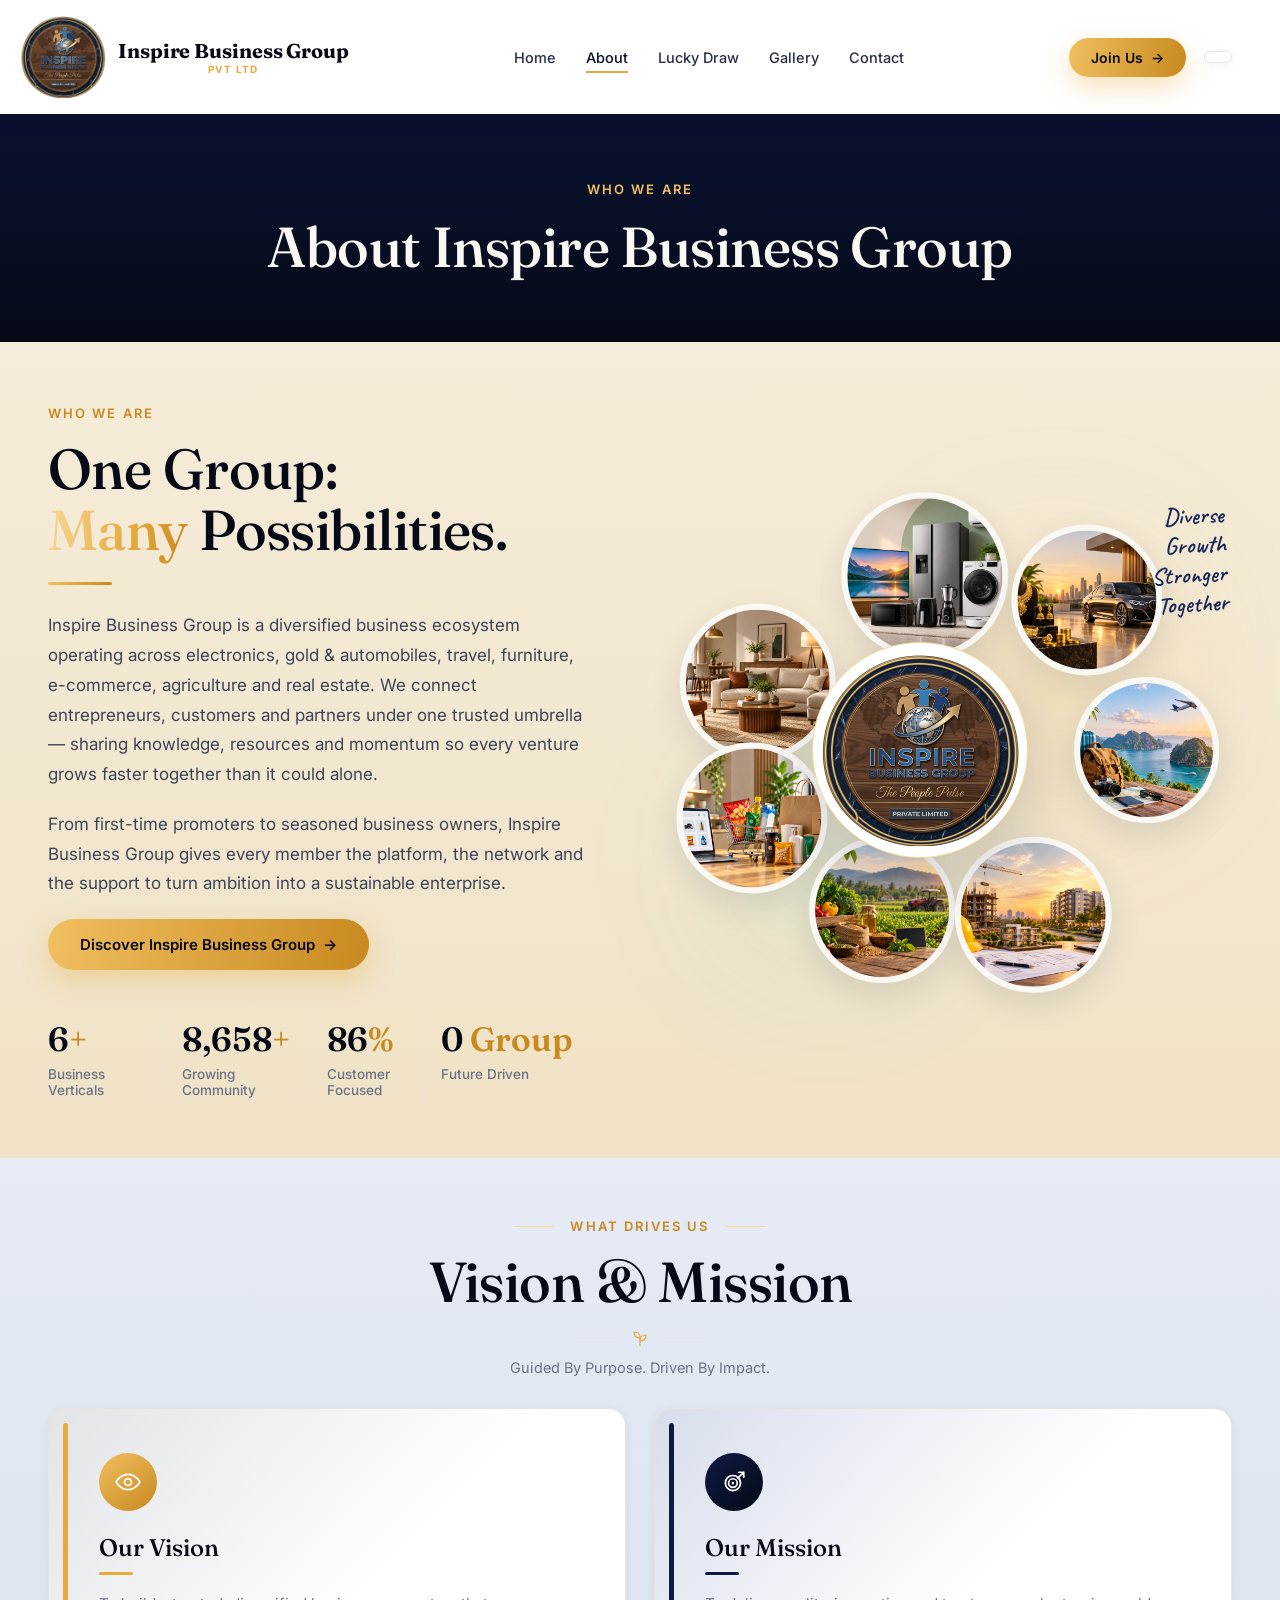
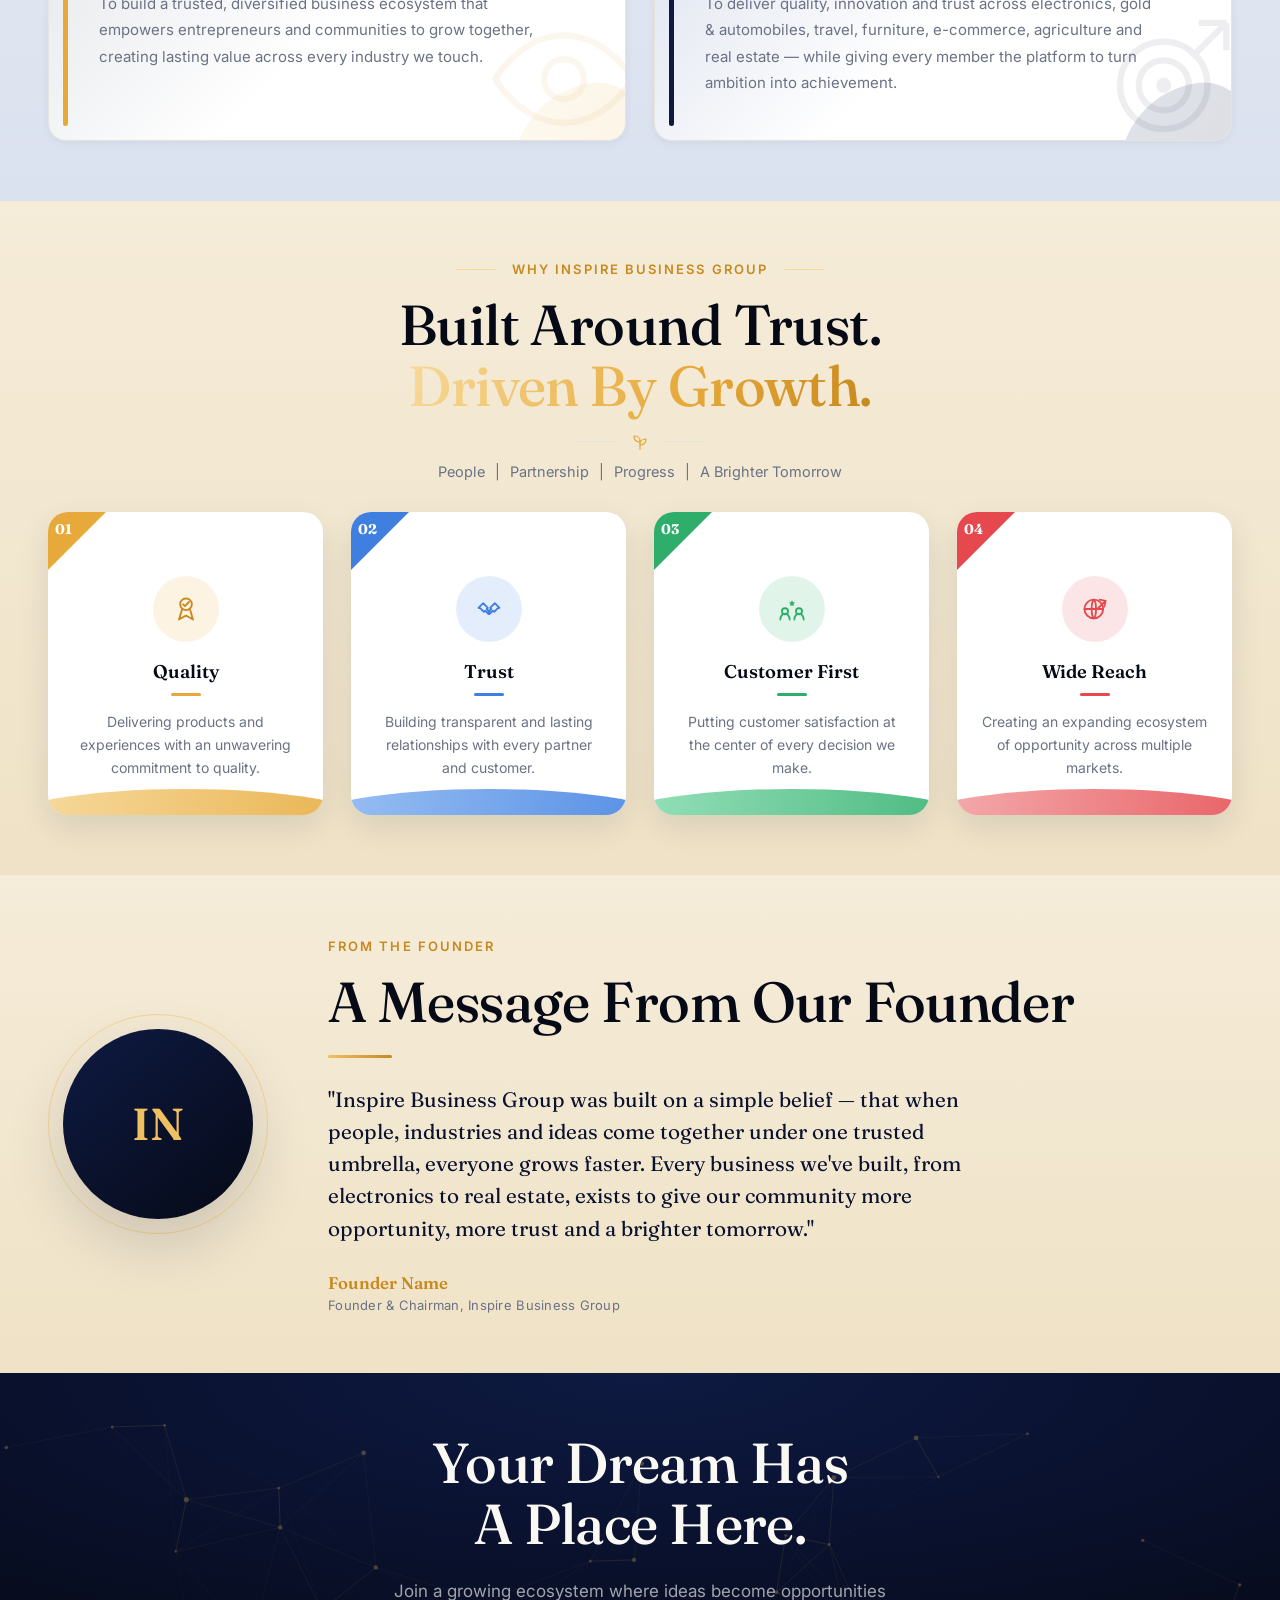
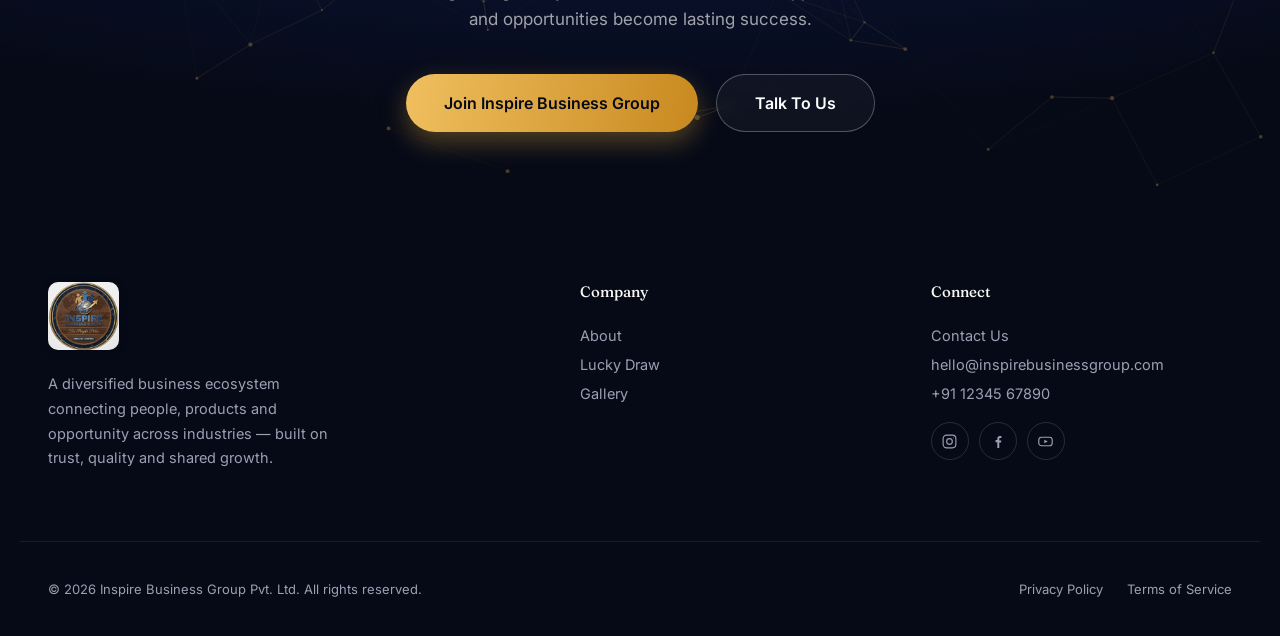
<file: about.html>
<!DOCTYPE html>
<html lang="en">
<head>
<meta charset="UTF-8" />
<meta name="viewport" content="width=device-width, initial-scale=1.0" />
<meta name="google" content="notranslate" />
<title>About Us — Inspire Business Group Pvt. Ltd.</title>
<meta name="description" content="Inspire Business Group is a diversified business ecosystem operating across electronics, gold & automobiles, travel, furniture, e-commerce, agriculture and real estate." />
<link rel="preconnect" href="https://fonts.googleapis.com">
<link rel="preconnect" href="https://fonts.gstatic.com" crossorigin>
<link href="https://fonts.googleapis.com/css2?family=Fraunces:opsz,wght@9..144,300;9..144,400;9..144,500;9..144,600;9..144,700&family=Inter:wght@300;400;500;600;700;800&family=Caveat:wght@600;700&display=swap" rel="stylesheet">
<link rel="stylesheet" href="css/style.css?v=38" />
<link rel="icon" type="image/png" href="images/logo.png">
<script src="js/translate.js?v=5"></script>
</head>
<body>

<!-- ================= NAVBAR ================= -->
<header class="nav" id="nav">
  <div class="nav__inner container">
    <div class="nav__brand">
      <a href="index.html" class="nav__logo" aria-label="Inspire Business Group Home">
        <img src="images/logo-transparent.png" alt="Inspire Business Group Pvt Ltd" class="nav__logo-img" />
      </a>
      <a href="index.html" class="nav__wordmark" aria-label="Inspire Business Group Home">
        <span class="nav__wordmark-main">Inspire Business Group</span>
        <span class="nav__wordmark-sub">Pvt Ltd</span>
      </a>
    </div>

    <nav class="nav__links" id="navLinks">
      <a href="index.html" class="nav__link">Home</a>
      <a href="about.html" class="nav__link is-active">About</a>
      <a href="lucky-draw.html" class="nav__link">Lucky Draw</a>
      <a href="gallery.html" class="nav__link">Gallery</a>
      <a href="contact.html" class="nav__link">Contact</a>
    </nav>

    <div class="nav__actions">
      <a href="contact.html" class="btn btn--gold btn--sm">Join Us <span>→</span></a>
      <div id="google_translate_element" class="nav__translate nav__translate--desktop"></div>
      <button class="nav__burger" id="navBurger" aria-label="Toggle menu" aria-expanded="false">
        <span></span><span></span><span></span>
      </button>
    </div>
  </div>
</header>

<div id="translateMobileSlot" class="nav__translate nav__translate--mobile"></div>

<!-- Mobile menu panel -->
<div class="mobile-menu" id="mobileMenu">
  <a href="index.html" class="mobile-menu__link">Home</a>
  <a href="about.html" class="mobile-menu__link">About</a>
  <a href="lucky-draw.html" class="mobile-menu__link">Lucky Draw</a>
  <a href="gallery.html" class="mobile-menu__link">Gallery</a>
  <a href="contact.html" class="mobile-menu__link">Contact</a>
  <a href="contact.html" class="btn btn--gold mobile-menu__cta">Join Us</a>
</div>

<main>

  <!-- ================= PAGE BANNER ================= -->
  <section class="page-banner">
    <div class="container">
      <p class="eyebrow eyebrow--light">Who We Are</p>
      <h1 class="display-heading display-heading--light">About Inspire Business Group</h1>
    </div>
  </section>

  <!-- ================= INTRO / ABOUT ================= -->
  <section class="intro section" id="about">
    <div class="container intro__grid">
      <div class="intro__content reveal">
        <p class="eyebrow">Who We Are</p>
        <h2 class="display-heading">One Group:<br><span class="text-gold">Many</span> Possibilities.</h2>
        <span class="intro__rule" aria-hidden="true"></span>

        <p class="intro__text">Inspire Business Group is a diversified business ecosystem operating across electronics, gold &amp; automobiles, travel, furniture, e-commerce, agriculture and real estate. We connect entrepreneurs, customers and partners under one trusted umbrella — sharing knowledge, resources and momentum so every venture grows faster together than it could alone.</p>
        <p class="intro__text">From first-time promoters to seasoned business owners, Inspire Business Group gives every member the platform, the network and the support to turn ambition into a sustainable enterprise.</p>
        <a href="gallery.html" class="btn btn--gold">Discover Inspire Business Group <span>→</span></a>

        <div class="stats">
          <div class="stat">
            <span class="stat__num" data-count="7">0</span><span class="stat__suffix">+</span>
            <p>Business Verticals</p>
          </div>
          <div class="stat">
            <span class="stat__num" data-count="10000">0</span><span class="stat__suffix">+</span>
            <p>Growing Community</p>
          </div>
          <div class="stat">
            <span class="stat__num" data-count="100">0</span><span class="stat__suffix">%</span>
            <p>Customer Focused</p>
          </div>
          <div class="stat">
            <span class="stat__num" data-count="1">0</span><span class="stat__suffix">&nbsp;Group</span>
            <p>Future Driven</p>
          </div>
        </div>
      </div>

      <div class="intro__visual reveal">
        <span class="intro__script">Diverse<br>Growth<br>Stronger<br>Together</span>

        <div class="orbit">
          <span class="orbit__glow orbit__glow--1" aria-hidden="true"></span>
          <span class="orbit__glow orbit__glow--2" aria-hidden="true"></span>

          <figure class="orbit__item orbit__item--furniture">
            <img src="images/Furniture.png" alt="Furniture" loading="lazy" />
          </figure>
          <figure class="orbit__item orbit__item--electronics">
            <img src="images/Electronics%20&amp;%20Home%20Appliances.png" alt="Electronics and home appliances" loading="lazy" />
          </figure>
          <figure class="orbit__item orbit__item--gold">
            <img src="images/Gold%20&amp;%20Automobiles.png" alt="Gold and automobiles" loading="lazy" />
          </figure>
          <figure class="orbit__item orbit__item--travel">
            <img src="images/Tourism%20&amp;%20Travel.png" alt="Tourism and travel" loading="lazy" />
          </figure>
          <figure class="orbit__item orbit__item--ecommerce">
            <img src="images/E-Commerce%20&amp;%20FMCG.png" alt="E-commerce and FMCG" loading="lazy" />
          </figure>
          <figure class="orbit__item orbit__item--agriculture">
            <img src="images/Organic%20Agriculture.png" alt="Organic agriculture" loading="lazy" />
          </figure>
          <figure class="orbit__item orbit__item--realestate">
            <img src="images/Builders%20&amp;%20Developers.png" alt="Real estate and property development" loading="lazy" />
          </figure>

          <div class="orbit__center">
            <img src="images/logo-transparent.png" alt="Inspire Business Group Pvt Ltd" class="orbit__center-logo" />
          </div>
        </div>
      </div>
    </div>
  </section>

  <!-- ================= VISION & MISSION ================= -->
  <section class="section vision section--cool" id="vision-mission">
    <div class="container">
      <div class="section__head section__head--center section__head--tight reveal">
        <p class="eyebrow eyebrow--ruled">What Drives Us</p>
        <h2 class="display-heading">Vision &amp; Mission</h2>
        <div class="feature-divider" aria-hidden="true">
          <span></span>
          <svg viewBox="0 0 24 24"><path d="M12 22V10"/><path d="M12 10C12 6 8 4 4 4c0 4 2 8 8 8z"/><path d="M12 14c0-4 4-6 8-6 0 4-2 8-8 8"/></svg>
          <span></span>
        </div>
        <p class="feature-tagline">Guided By Purpose. Driven By Impact.</p>
      </div>

      <div class="vm-grid">
        <div class="vm-card reveal" data-accent="gold">
          <span class="vm-card__icon" aria-hidden="true">
            <svg viewBox="0 0 24 24"><path d="M1 12s4-7 11-7 11 7 11 7-4 7-11 7-11-7-11-7z"/><circle cx="12" cy="12" r="3.2"/></svg>
          </span>
          <h3>Our Vision</h3>
          <span class="vm-card__rule"></span>
          <p>To build a trusted, diversified business ecosystem that empowers entrepreneurs and communities to grow together, creating lasting value across every industry we touch.</p>
          <span class="vm-card__watermark" aria-hidden="true">
            <svg viewBox="0 0 24 24"><path d="M1 12s4-7 11-7 11 7 11 7-4 7-11 7-11-7-11-7z"/><circle cx="12" cy="12" r="3.2"/></svg>
          </span>
        </div>
        <div class="vm-card reveal" data-accent="navy">
          <span class="vm-card__icon" aria-hidden="true">
            <svg viewBox="0 0 24 24"><circle cx="11" cy="13" r="7"/><circle cx="11" cy="13" r="4"/><circle cx="11" cy="13" r="1.2" fill="currentColor" stroke="none"/><path d="M15.5 8.5L21 3M21 3h-4.4M21 3v4.4"/></svg>
          </span>
          <h3>Our Mission</h3>
          <span class="vm-card__rule"></span>
          <p>To deliver quality, innovation and trust across electronics, gold &amp; automobiles, travel, furniture, e-commerce, agriculture and real estate — while giving every member the platform to turn ambition into achievement.</p>
          <span class="vm-card__watermark" aria-hidden="true">
            <svg viewBox="0 0 24 24"><circle cx="11" cy="13" r="7"/><circle cx="11" cy="13" r="4"/><circle cx="11" cy="13" r="1.2" fill="currentColor" stroke="none"/><path d="M15.5 8.5L21 3M21 3h-4.4M21 3v4.4"/></svg>
          </span>
        </div>
      </div>
    </div>
  </section>

  <!-- ================= WHY INSPIRE BUSINESS GROUP ================= -->
  <section class="why section">
    <div class="container">
      <div class="section__head section__head--center section__head--tight reveal">
        <p class="eyebrow eyebrow--ruled">Why Inspire Business Group</p>
        <h2 class="display-heading">Built Around Trust.<br><span class="text-gold">Driven By Growth.</span></h2>
        <div class="feature-divider" aria-hidden="true">
          <span></span>
          <svg viewBox="0 0 24 24"><path d="M12 22V10"/><path d="M12 10C12 6 8 4 4 4c0 4 2 8 8 8z"/><path d="M12 14c0-4 4-6 8-6 0 4-2 8-8 8"/></svg>
          <span></span>
        </div>
        <p class="feature-tagline">People <i>|</i> Partnership <i>|</i> Progress <i>|</i> A Brighter Tomorrow</p>
      </div>

      <div class="feature-grid">
        <div class="feature-card reveal" data-accent="gold">
          <span class="feature-card__corner"></span>
          <span class="feature-card__num">01</span>
          <span class="feature-card__icon" aria-hidden="true">
            <svg viewBox="0 0 24 24"><circle cx="12" cy="8" r="5"/><path d="M9.5 8l1.6 1.6L14.5 6"/><path d="M8.5 12.6L6 21l6-3.4 6 3.4-2.5-8.4"/></svg>
          </span>
          <h3>Quality</h3>
          <span class="feature-card__rule"></span>
          <p>Delivering products and experiences with an unwavering commitment to quality.</p>
        </div>
        <div class="feature-card reveal" data-accent="blue">
          <span class="feature-card__corner"></span>
          <span class="feature-card__num">02</span>
          <span class="feature-card__icon" aria-hidden="true">
            <svg viewBox="0 0 24 24"><path d="M3 11l4-4 4 4-1 1 3 3-1.4 1.4-3-3-1 1-3-3z"/><path d="M21 11l-4-4-4 4 1 1-3 3 1.4 1.4 3-3 1 1 3-3z"/></svg>
          </span>
          <h3>Trust</h3>
          <span class="feature-card__rule"></span>
          <p>Building transparent and lasting relationships with every partner and customer.</p>
        </div>
        <div class="feature-card reveal" data-accent="green">
          <span class="feature-card__corner"></span>
          <span class="feature-card__num">03</span>
          <span class="feature-card__icon" aria-hidden="true">
            <svg viewBox="0 0 24 24"><path d="M12 4.5l.8 1.7 1.9.2-1.4 1.3.3 1.9-1.6-.9-1.6.9.3-1.9-1.4-1.3 1.9-.2z" fill="currentColor" stroke="none"/><circle cx="6" cy="14" r="2.6"/><circle cx="18" cy="14" r="2.6"/><path d="M2 21c0-2.8 1.8-5 4-5s4 2.2 4 5M14 21c0-2.8 1.8-5 4-5s4 2.2 4 5"/></svg>
          </span>
          <h3>Customer First</h3>
          <span class="feature-card__rule"></span>
          <p>Putting customer satisfaction at the center of every decision we make.</p>
        </div>
        <div class="feature-card reveal" data-accent="red">
          <span class="feature-card__corner"></span>
          <span class="feature-card__num">04</span>
          <span class="feature-card__icon" aria-hidden="true">
            <svg viewBox="0 0 24 24"><circle cx="11" cy="12" r="8"/><path d="M3 12h16M11 4c2.5 2.2 2.5 13.8 0 16M11 4c-2.5 2.2-2.5 13.8 0 16"/><path d="M16 4l5 1-1 5"/><path d="M21 5l-7 7"/></svg>
          </span>
          <h3>Wide Reach</h3>
          <span class="feature-card__rule"></span>
          <p>Creating an expanding ecosystem of opportunity across multiple markets.</p>
        </div>
      </div>
    </div>
  </section>

  <!-- ================= FOUNDER ================= -->
  <section class="section founder section--warm" id="founder">
    <div class="container founder__grid">
      <div class="founder__avatar reveal">
        <span class="founder__avatar-ring" aria-hidden="true"></span>
        <span class="founder__avatar-initials">IN</span>
      </div>
      <div class="founder__content reveal">
        <p class="eyebrow">From The Founder</p>
        <h2 class="display-heading">A Message From Our Founder</h2>
        <span class="intro__rule" aria-hidden="true"></span>
        <p class="founder__quote">"Inspire Business Group was built on a simple belief — that when people, industries and ideas come together under one trusted umbrella, everyone grows faster. Every business we've built, from electronics to real estate, exists to give our community more opportunity, more trust and a brighter tomorrow."</p>
        <div class="founder__sign">
          <span class="founder__name">Founder Name</span>
          <span class="founder__role">Founder &amp; Chairman, Inspire Business Group</span>
        </div>
      </div>
    </div>
  </section>

  <!-- ================= FINAL CTA ================= -->
  <section class="section final-cta" id="join">
    <canvas id="ctaCanvas" class="final-cta__canvas"></canvas>
    <div class="container final-cta__inner reveal">
      <h2 class="display-heading">Your Dream Has<br>A Place Here.</h2>
      <p>Join a growing ecosystem where ideas become opportunities and opportunities become lasting success.</p>
      <div class="final-cta__ctas">
        <a href="about.html" class="btn btn--gold btn--lg">Join Inspire Business Group</a>
        <a href="contact.html" class="btn btn--ghost btn--lg">Talk To Us</a>
      </div>
    </div>
  </section>

</main>

<!-- ================= FOOTER ================= -->
<footer class="footer" id="contact">
  <div class="container footer__grid">
    <div class="footer__brand">
      <a href="index.html" class="nav__logo nav__logo--footer">
        <img src="images/logo.png" alt="Inspire Business Group Pvt Ltd" class="nav__logo-img nav__logo-img--footer" />
      </a>
      <p>A diversified business ecosystem connecting people, products and opportunity across industries — built on trust, quality and shared growth.</p>
    </div>

    <div class="footer__col">
      <h4>Company</h4>
      <a href="about.html">About</a>
      <a href="lucky-draw.html">Lucky Draw</a>
      <a href="gallery.html">Gallery</a>
    </div>

    <div class="footer__col">
      <h4>Connect</h4>
      <a href="contact.html">Contact Us</a>
      <a href="mailto:hello@inspirebusinessgroup.com">hello@inspirebusinessgroup.com</a>
      <a href="tel:+911234567890">+91 12345 67890</a>
      <div class="footer__social">
        <a href="#" aria-label="Instagram">
          <svg viewBox="0 0 24 24" fill="none" stroke="currentColor" stroke-width="1.6" stroke-linecap="round" stroke-linejoin="round"><rect x="3" y="3" width="18" height="18" rx="5"/><circle cx="12" cy="12" r="4"/><circle cx="17.3" cy="6.7" r="0.6" fill="currentColor" stroke="none"/></svg>
        </a>
        <a href="#" aria-label="Facebook">
          <svg viewBox="0 0 24 24" fill="currentColor"><path d="M14.5 21v-7.5H17l.4-3H14.5V8.5c0-.87.24-1.46 1.5-1.46H17.5V4.35C17.24 4.32 16.36 4.24 15.34 4.24c-2.13 0-3.59 1.3-3.59 3.68v2.05H9.25v3H11.75V21z"/></svg>
        </a>
        <a href="#" aria-label="YouTube">
          <svg viewBox="0 0 24 24" fill="none" stroke="currentColor" stroke-width="1.6" stroke-linecap="round" stroke-linejoin="round"><rect x="2.5" y="6" width="19" height="12" rx="4"/><path d="M10.3 9.6l5 2.4-5 2.4z" fill="currentColor" stroke="none"/></svg>
        </a>
      </div>
    </div>
  </div>

  <div class="container footer__bottom">
    <p>© <span id="year"></span> Inspire Business Group Pvt. Ltd. All rights reserved.</p>
    <div class="footer__legal">
      <a href="#">Privacy Policy</a>
      <a href="#">Terms of Service</a>
    </div>
  </div>
</footer>

<script src="js/main.js?v=4"></script>
<script src="https://translate.google.com/translate_a/element.js?cb=googleTranslateElementInit" async></script>
</body>
</html>
</file>
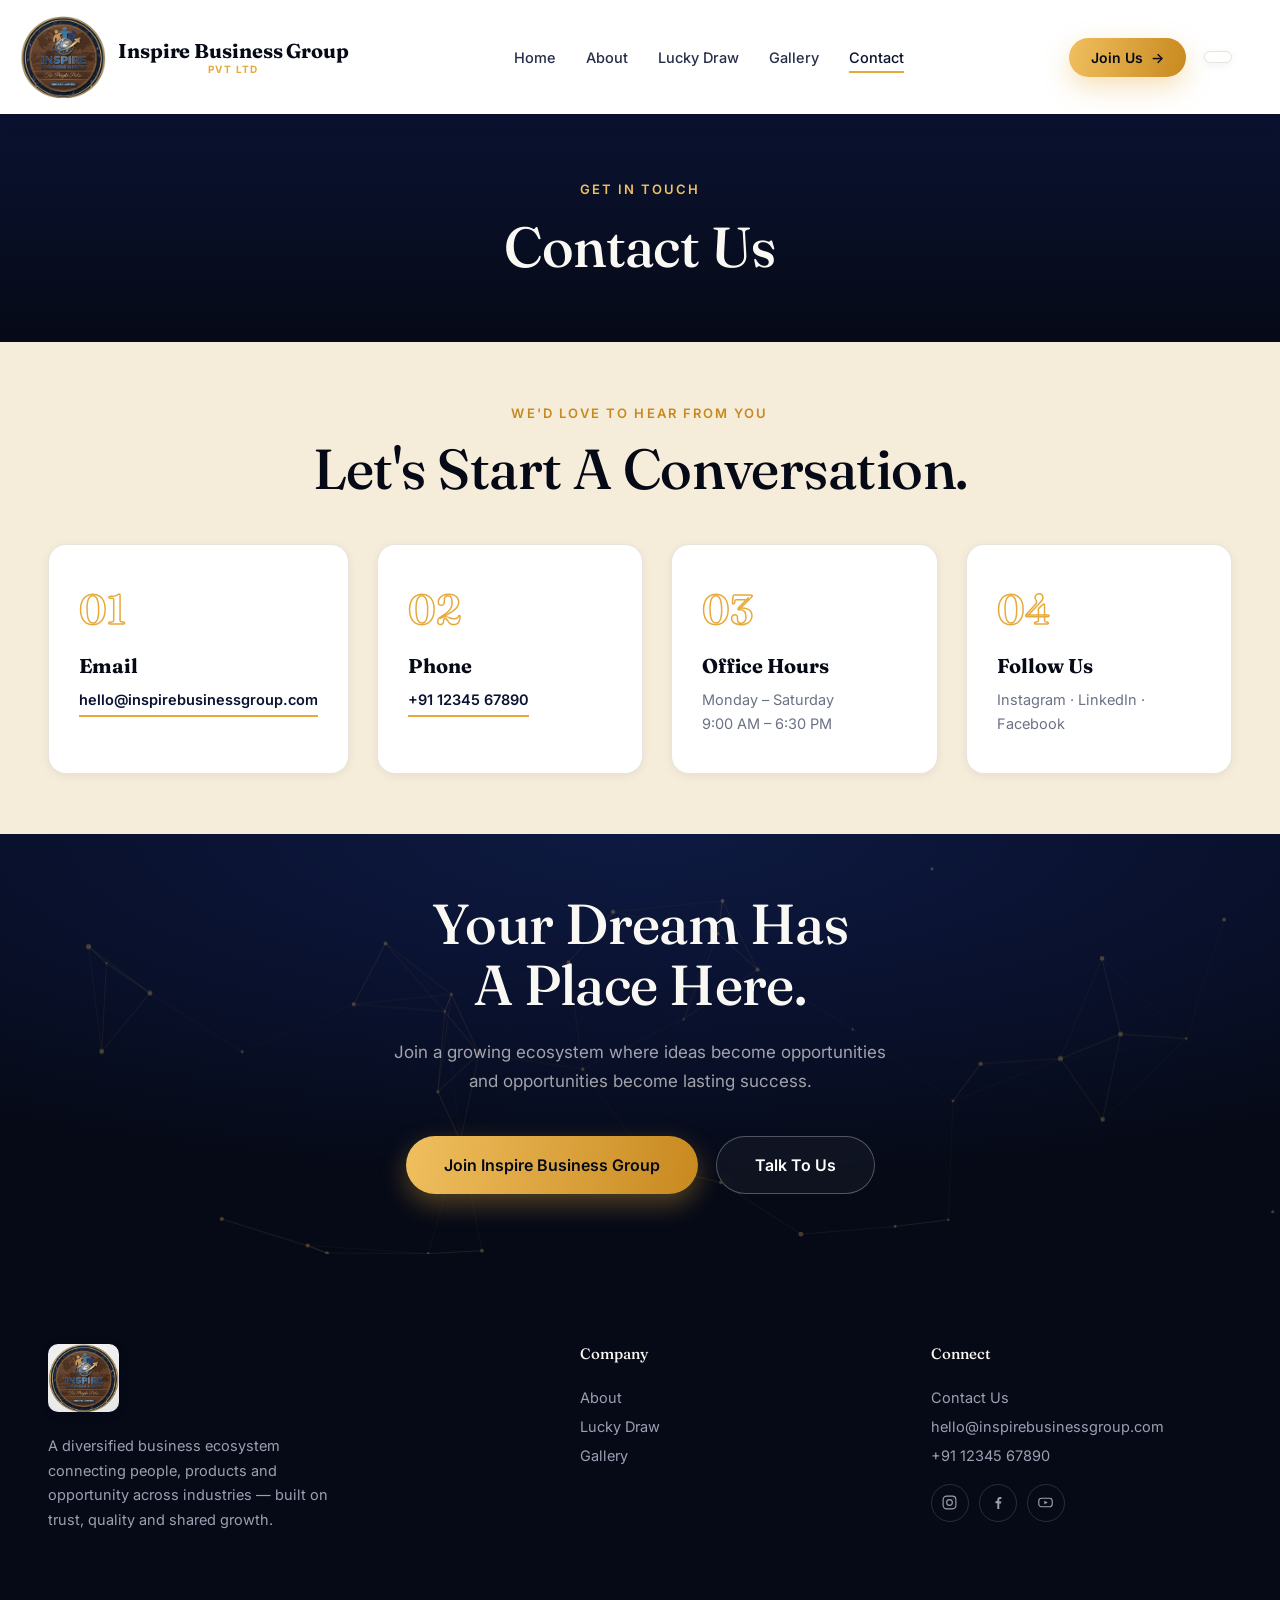
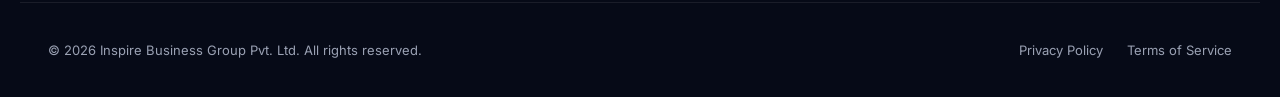
<file: contact.html>
<!DOCTYPE html>
<html lang="en">
<head>
<meta charset="UTF-8" />
<meta name="viewport" content="width=device-width, initial-scale=1.0" />
<meta name="google" content="notranslate" />
<title>Contact Us — Inspire Business Group Pvt. Ltd.</title>
<meta name="description" content="Get in touch with Inspire Business Group — reach out by email, phone, or follow us on social media to learn more about joining our ecosystem." />
<link rel="preconnect" href="https://fonts.googleapis.com">
<link rel="preconnect" href="https://fonts.gstatic.com" crossorigin>
<link href="https://fonts.googleapis.com/css2?family=Fraunces:opsz,wght@9..144,300;9..144,400;9..144,500;9..144,600;9..144,700&family=Inter:wght@300;400;500;600;700;800&family=Caveat:wght@600;700&display=swap" rel="stylesheet">
<link rel="stylesheet" href="css/style.css?v=38" />
<link rel="icon" type="image/png" href="images/logo.png">
<script src="js/translate.js?v=5"></script>
</head>
<body>

<!-- ================= NAVBAR ================= -->
<header class="nav" id="nav">
  <div class="nav__inner container">
    <div class="nav__brand">
      <a href="index.html" class="nav__logo" aria-label="Inspire Business Group Home">
        <img src="images/logo-transparent.png" alt="Inspire Business Group Pvt Ltd" class="nav__logo-img" />
      </a>
      <a href="index.html" class="nav__wordmark" aria-label="Inspire Business Group Home">
        <span class="nav__wordmark-main">Inspire Business Group</span>
        <span class="nav__wordmark-sub">Pvt Ltd</span>
      </a>
    </div>

    <nav class="nav__links" id="navLinks">
      <a href="index.html" class="nav__link">Home</a>
      <a href="about.html" class="nav__link">About</a>
      <a href="lucky-draw.html" class="nav__link">Lucky Draw</a>
      <a href="gallery.html" class="nav__link">Gallery</a>
      <a href="contact.html" class="nav__link is-active">Contact</a>
    </nav>

    <div class="nav__actions">
      <a href="contact.html" class="btn btn--gold btn--sm">Join Us <span>→</span></a>
      <div id="google_translate_element" class="nav__translate nav__translate--desktop"></div>
      <button class="nav__burger" id="navBurger" aria-label="Toggle menu" aria-expanded="false">
        <span></span><span></span><span></span>
      </button>
    </div>
  </div>
</header>

<div id="translateMobileSlot" class="nav__translate nav__translate--mobile"></div>

<!-- Mobile menu panel -->
<div class="mobile-menu" id="mobileMenu">
  <a href="index.html" class="mobile-menu__link">Home</a>
  <a href="about.html" class="mobile-menu__link">About</a>
  <a href="lucky-draw.html" class="mobile-menu__link">Lucky Draw</a>
  <a href="gallery.html" class="mobile-menu__link">Gallery</a>
  <a href="contact.html" class="mobile-menu__link">Contact</a>
  <a href="contact.html" class="btn btn--gold mobile-menu__cta">Join Us</a>
</div>

<main>

  <!-- ================= PAGE BANNER ================= -->
  <section class="page-banner">
    <div class="container">
      <p class="eyebrow eyebrow--light">Get In Touch</p>
      <h1 class="display-heading display-heading--light">Contact Us</h1>
    </div>
  </section>

  <!-- ================= CONTACT DETAILS ================= -->
  <section class="section" id="contact-details">
    <div class="container">
      <div class="section__head section__head--center reveal">
        <p class="eyebrow">We'd Love To Hear From You</p>
        <h2 class="display-heading">Let's Start A Conversation.</h2>
      </div>

      <div class="why-grid">
        <div class="why-card reveal">
          <span class="why-card__num">01</span>
          <h3>Email</h3>
          <p><a href="mailto:hello@inspirebusinessgroup.com" class="link-arrow">hello@inspirebusinessgroup.com</a></p>
        </div>
        <div class="why-card reveal">
          <span class="why-card__num">02</span>
          <h3>Phone</h3>
          <p><a href="tel:+911234567890" class="link-arrow">+91 12345 67890</a></p>
        </div>
        <div class="why-card reveal">
          <span class="why-card__num">03</span>
          <h3>Office Hours</h3>
          <p>Monday – Saturday<br>9:00 AM – 6:30 PM</p>
        </div>
        <div class="why-card reveal">
          <span class="why-card__num">04</span>
          <h3>Follow Us</h3>
          <p>Instagram · LinkedIn · Facebook</p>
        </div>
      </div>
    </div>
  </section>

  <!-- ================= FINAL CTA ================= -->
  <section class="section final-cta" id="join">
    <canvas id="ctaCanvas" class="final-cta__canvas"></canvas>
    <div class="container final-cta__inner reveal">
      <h2 class="display-heading">Your Dream Has<br>A Place Here.</h2>
      <p>Join a growing ecosystem where ideas become opportunities and opportunities become lasting success.</p>
      <div class="final-cta__ctas">
        <a href="about.html" class="btn btn--gold btn--lg">Join Inspire Business Group</a>
        <a href="contact.html" class="btn btn--ghost btn--lg">Talk To Us</a>
      </div>
    </div>
  </section>

</main>

<!-- ================= FOOTER ================= -->
<footer class="footer">
  <div class="container footer__grid">
    <div class="footer__brand">
      <a href="index.html" class="nav__logo nav__logo--footer">
        <img src="images/logo.png" alt="Inspire Business Group Pvt Ltd" class="nav__logo-img nav__logo-img--footer" />
      </a>
      <p>A diversified business ecosystem connecting people, products and opportunity across industries — built on trust, quality and shared growth.</p>
    </div>

    <div class="footer__col">
      <h4>Company</h4>
      <a href="about.html">About</a>
      <a href="lucky-draw.html">Lucky Draw</a>
      <a href="gallery.html">Gallery</a>
    </div>

    <div class="footer__col">
      <h4>Connect</h4>
      <a href="contact.html">Contact Us</a>
      <a href="mailto:hello@inspirebusinessgroup.com">hello@inspirebusinessgroup.com</a>
      <a href="tel:+911234567890">+91 12345 67890</a>
      <div class="footer__social">
        <a href="#" aria-label="Instagram">
          <svg viewBox="0 0 24 24" fill="none" stroke="currentColor" stroke-width="1.6" stroke-linecap="round" stroke-linejoin="round"><rect x="3" y="3" width="18" height="18" rx="5"/><circle cx="12" cy="12" r="4"/><circle cx="17.3" cy="6.7" r="0.6" fill="currentColor" stroke="none"/></svg>
        </a>
        <a href="#" aria-label="Facebook">
          <svg viewBox="0 0 24 24" fill="currentColor"><path d="M14.5 21v-7.5H17l.4-3H14.5V8.5c0-.87.24-1.46 1.5-1.46H17.5V4.35C17.24 4.32 16.36 4.24 15.34 4.24c-2.13 0-3.59 1.3-3.59 3.68v2.05H9.25v3H11.75V21z"/></svg>
        </a>
        <a href="#" aria-label="YouTube">
          <svg viewBox="0 0 24 24" fill="none" stroke="currentColor" stroke-width="1.6" stroke-linecap="round" stroke-linejoin="round"><rect x="2.5" y="6" width="19" height="12" rx="4"/><path d="M10.3 9.6l5 2.4-5 2.4z" fill="currentColor" stroke="none"/></svg>
        </a>
      </div>
    </div>
  </div>

  <div class="container footer__bottom">
    <p>© <span id="year"></span> Inspire Business Group Pvt. Ltd. All rights reserved.</p>
    <div class="footer__legal">
      <a href="#">Privacy Policy</a>
      <a href="#">Terms of Service</a>
    </div>
  </div>
</footer>

<script src="js/main.js?v=4"></script>
<script src="https://translate.google.com/translate_a/element.js?cb=googleTranslateElementInit" async></script>
</body>
</html>
</file>
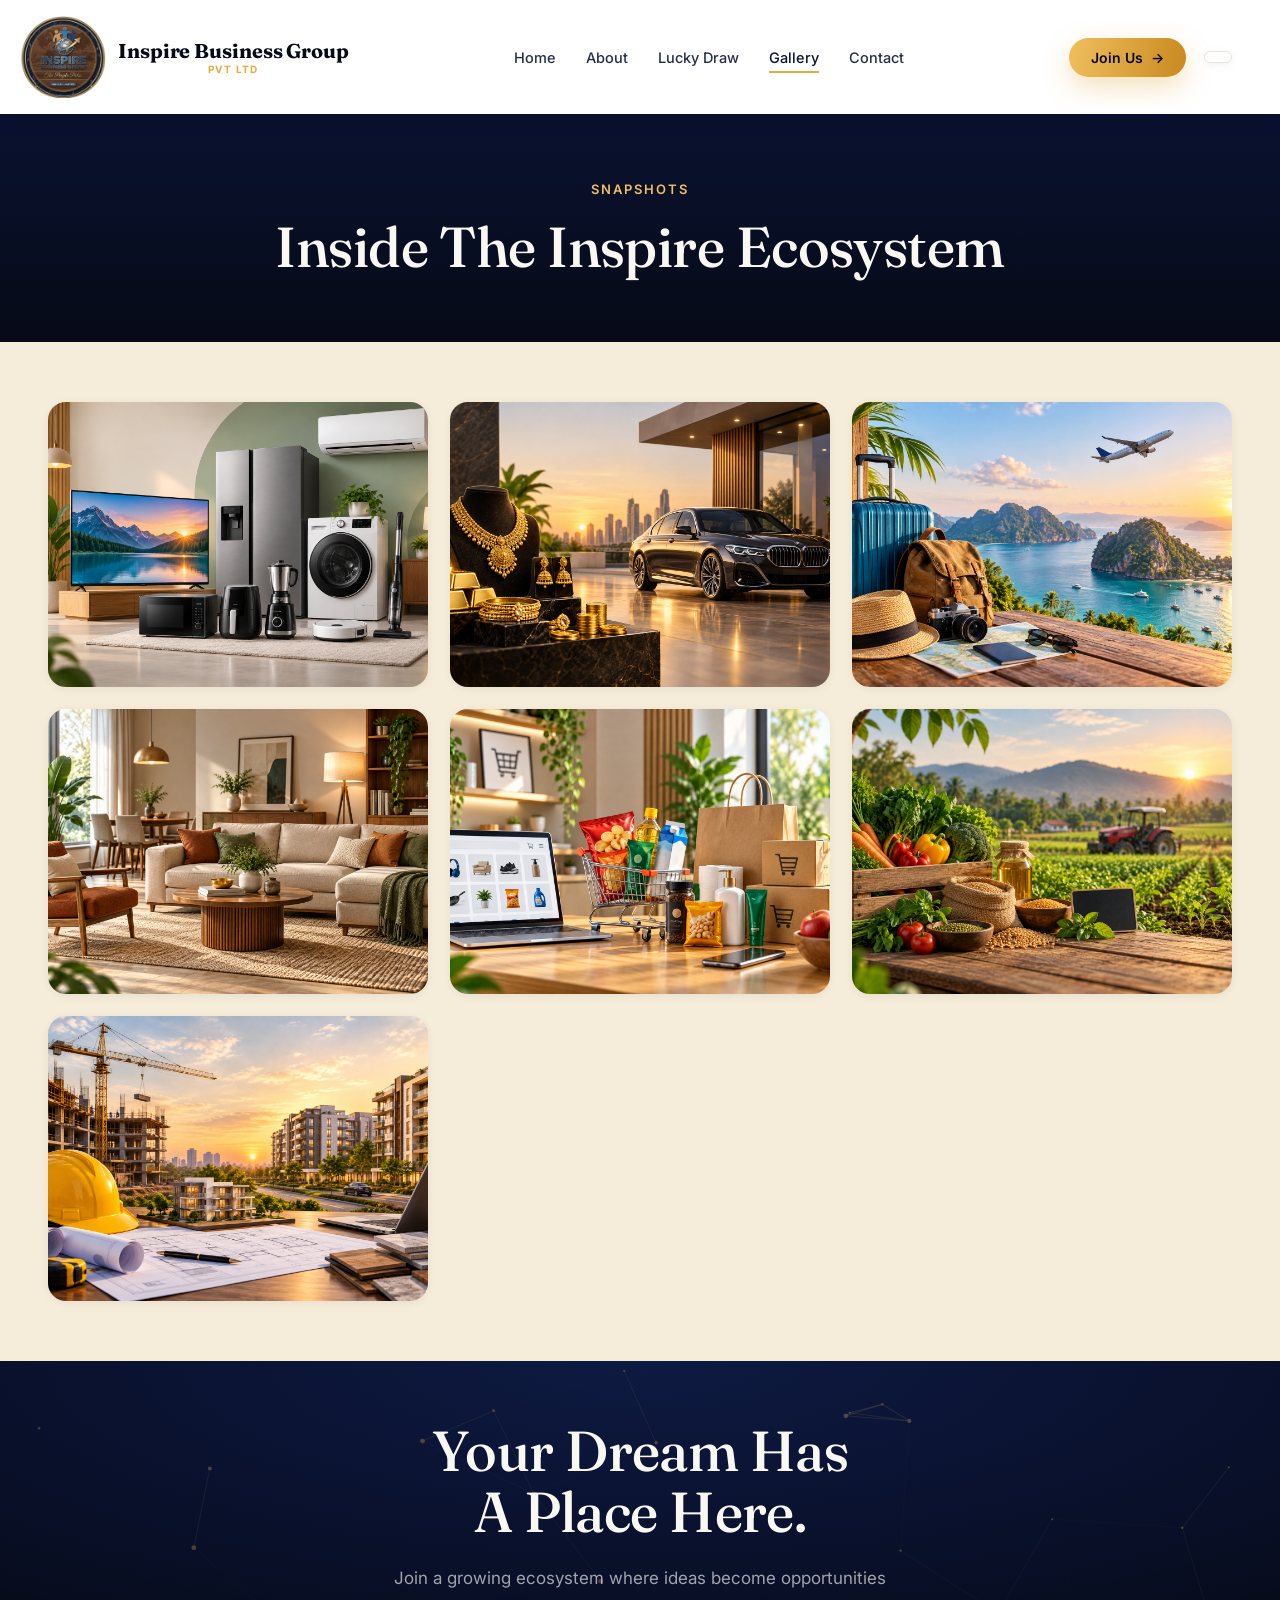
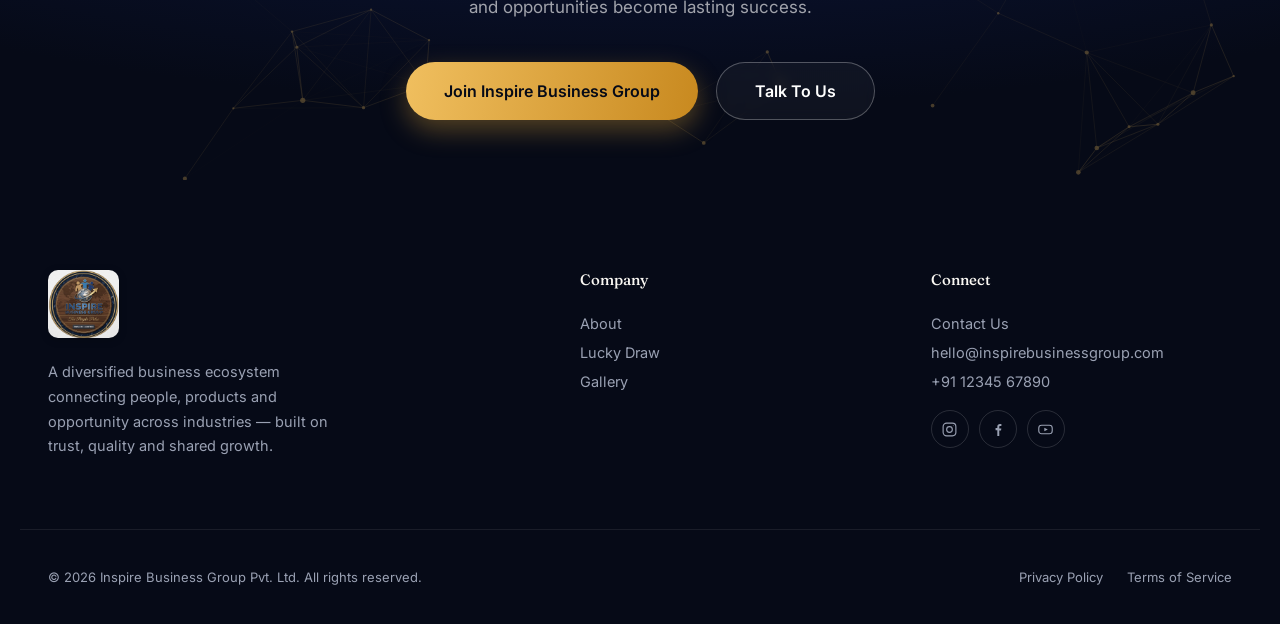
<file: gallery.html>
<!DOCTYPE html>
<html lang="en">
<head>
<meta charset="UTF-8" />
<meta name="viewport" content="width=device-width, initial-scale=1.0" />
<meta name="google" content="notranslate" />
<title>Gallery — Inspire Business Group Pvt. Ltd.</title>
<meta name="description" content="Explore snapshots from across the Inspire Business Group ecosystem — electronics, gold & automobiles, travel, furniture, e-commerce, agriculture and real estate." />
<link rel="preconnect" href="https://fonts.googleapis.com">
<link rel="preconnect" href="https://fonts.gstatic.com" crossorigin>
<link href="https://fonts.googleapis.com/css2?family=Fraunces:opsz,wght@9..144,300;9..144,400;9..144,500;9..144,600;9..144,700&family=Inter:wght@300;400;500;600;700;800&family=Caveat:wght@600;700&display=swap" rel="stylesheet">
<link rel="stylesheet" href="css/style.css?v=38" />
<link rel="icon" type="image/png" href="images/logo.png">
<script src="js/translate.js?v=5"></script>
</head>
<body>

<!-- ================= NAVBAR ================= -->
<header class="nav" id="nav">
  <div class="nav__inner container">
    <div class="nav__brand">
      <a href="index.html" class="nav__logo" aria-label="Inspire Business Group Home">
        <img src="images/logo-transparent.png" alt="Inspire Business Group Pvt Ltd" class="nav__logo-img" />
      </a>
      <a href="index.html" class="nav__wordmark" aria-label="Inspire Business Group Home">
        <span class="nav__wordmark-main">Inspire Business Group</span>
        <span class="nav__wordmark-sub">Pvt Ltd</span>
      </a>
    </div>

    <nav class="nav__links" id="navLinks">
      <a href="index.html" class="nav__link">Home</a>
      <a href="about.html" class="nav__link">About</a>
      <a href="lucky-draw.html" class="nav__link">Lucky Draw</a>
      <a href="gallery.html" class="nav__link is-active">Gallery</a>
      <a href="contact.html" class="nav__link">Contact</a>
    </nav>

    <div class="nav__actions">
      <a href="contact.html" class="btn btn--gold btn--sm">Join Us <span>→</span></a>
      <div id="google_translate_element" class="nav__translate nav__translate--desktop"></div>
      <button class="nav__burger" id="navBurger" aria-label="Toggle menu" aria-expanded="false">
        <span></span><span></span><span></span>
      </button>
    </div>
  </div>
</header>

<div id="translateMobileSlot" class="nav__translate nav__translate--mobile"></div>

<!-- Mobile menu panel -->
<div class="mobile-menu" id="mobileMenu">
  <a href="index.html" class="mobile-menu__link">Home</a>
  <a href="about.html" class="mobile-menu__link">About</a>
  <a href="lucky-draw.html" class="mobile-menu__link">Lucky Draw</a>
  <a href="gallery.html" class="mobile-menu__link">Gallery</a>
  <a href="contact.html" class="mobile-menu__link">Contact</a>
  <a href="contact.html" class="btn btn--gold mobile-menu__cta">Join Us</a>
</div>

<main>

  <!-- ================= PAGE BANNER ================= -->
  <section class="page-banner">
    <div class="container">
      <p class="eyebrow eyebrow--light">Snapshots</p>
      <h1 class="display-heading display-heading--light">Inside The Inspire Ecosystem</h1>
    </div>
  </section>

  <!-- ================= GALLERY ================= -->
  <section class="section" id="gallery">
    <div class="container">
      <div class="gallery-grid">
        <div class="gallery-item reveal"><img src="images/Electronics%20&amp;%20Home%20Appliances.png" alt="Electronics and home appliances" loading="lazy" /></div>
        <div class="gallery-item reveal"><img src="images/Gold%20&amp;%20Automobiles.png" alt="Gold and automobiles" loading="lazy" /></div>
        <div class="gallery-item reveal"><img src="images/Tourism%20&amp;%20Travel.png" alt="Tourism and travel" loading="lazy" /></div>
        <div class="gallery-item reveal"><img src="images/Furniture.png" alt="Modern furniture" loading="lazy" /></div>
        <div class="gallery-item reveal"><img src="images/E-Commerce%20&amp;%20FMCG.png" alt="E-commerce and FMCG" loading="lazy" /></div>
        <div class="gallery-item reveal"><img src="images/Organic%20Agriculture.png" alt="Organic agriculture" loading="lazy" /></div>
        <div class="gallery-item reveal"><img src="images/Builders%20&amp;%20Developers.png" alt="Real estate and property development" loading="lazy" /></div>
      </div>
    </div>
  </section>

  <!-- ================= FINAL CTA ================= -->
  <section class="section final-cta" id="join">
    <canvas id="ctaCanvas" class="final-cta__canvas"></canvas>
    <div class="container final-cta__inner reveal">
      <h2 class="display-heading">Your Dream Has<br>A Place Here.</h2>
      <p>Join a growing ecosystem where ideas become opportunities and opportunities become lasting success.</p>
      <div class="final-cta__ctas">
        <a href="about.html" class="btn btn--gold btn--lg">Join Inspire Business Group</a>
        <a href="contact.html" class="btn btn--ghost btn--lg">Talk To Us</a>
      </div>
    </div>
  </section>

</main>

<!-- ================= FOOTER ================= -->
<footer class="footer" id="contact">
  <div class="container footer__grid">
    <div class="footer__brand">
      <a href="index.html" class="nav__logo nav__logo--footer">
        <img src="images/logo.png" alt="Inspire Business Group Pvt Ltd" class="nav__logo-img nav__logo-img--footer" />
      </a>
      <p>A diversified business ecosystem connecting people, products and opportunity across industries — built on trust, quality and shared growth.</p>
    </div>

    <div class="footer__col">
      <h4>Company</h4>
      <a href="about.html">About</a>
      <a href="lucky-draw.html">Lucky Draw</a>
      <a href="gallery.html">Gallery</a>
    </div>

    <div class="footer__col">
      <h4>Connect</h4>
      <a href="contact.html">Contact Us</a>
      <a href="mailto:hello@inspirebusinessgroup.com">hello@inspirebusinessgroup.com</a>
      <a href="tel:+911234567890">+91 12345 67890</a>
      <div class="footer__social">
        <a href="#" aria-label="Instagram">
          <svg viewBox="0 0 24 24" fill="none" stroke="currentColor" stroke-width="1.6" stroke-linecap="round" stroke-linejoin="round"><rect x="3" y="3" width="18" height="18" rx="5"/><circle cx="12" cy="12" r="4"/><circle cx="17.3" cy="6.7" r="0.6" fill="currentColor" stroke="none"/></svg>
        </a>
        <a href="#" aria-label="Facebook">
          <svg viewBox="0 0 24 24" fill="currentColor"><path d="M14.5 21v-7.5H17l.4-3H14.5V8.5c0-.87.24-1.46 1.5-1.46H17.5V4.35C17.24 4.32 16.36 4.24 15.34 4.24c-2.13 0-3.59 1.3-3.59 3.68v2.05H9.25v3H11.75V21z"/></svg>
        </a>
        <a href="#" aria-label="YouTube">
          <svg viewBox="0 0 24 24" fill="none" stroke="currentColor" stroke-width="1.6" stroke-linecap="round" stroke-linejoin="round"><rect x="2.5" y="6" width="19" height="12" rx="4"/><path d="M10.3 9.6l5 2.4-5 2.4z" fill="currentColor" stroke="none"/></svg>
        </a>
      </div>
    </div>
  </div>

  <div class="container footer__bottom">
    <p>© <span id="year"></span> Inspire Business Group Pvt. Ltd. All rights reserved.</p>
    <div class="footer__legal">
      <a href="#">Privacy Policy</a>
      <a href="#">Terms of Service</a>
    </div>
  </div>
</footer>

<script src="js/main.js?v=4"></script>
<script src="https://translate.google.com/translate_a/element.js?cb=googleTranslateElementInit" async></script>
</body>
</html>
</file>
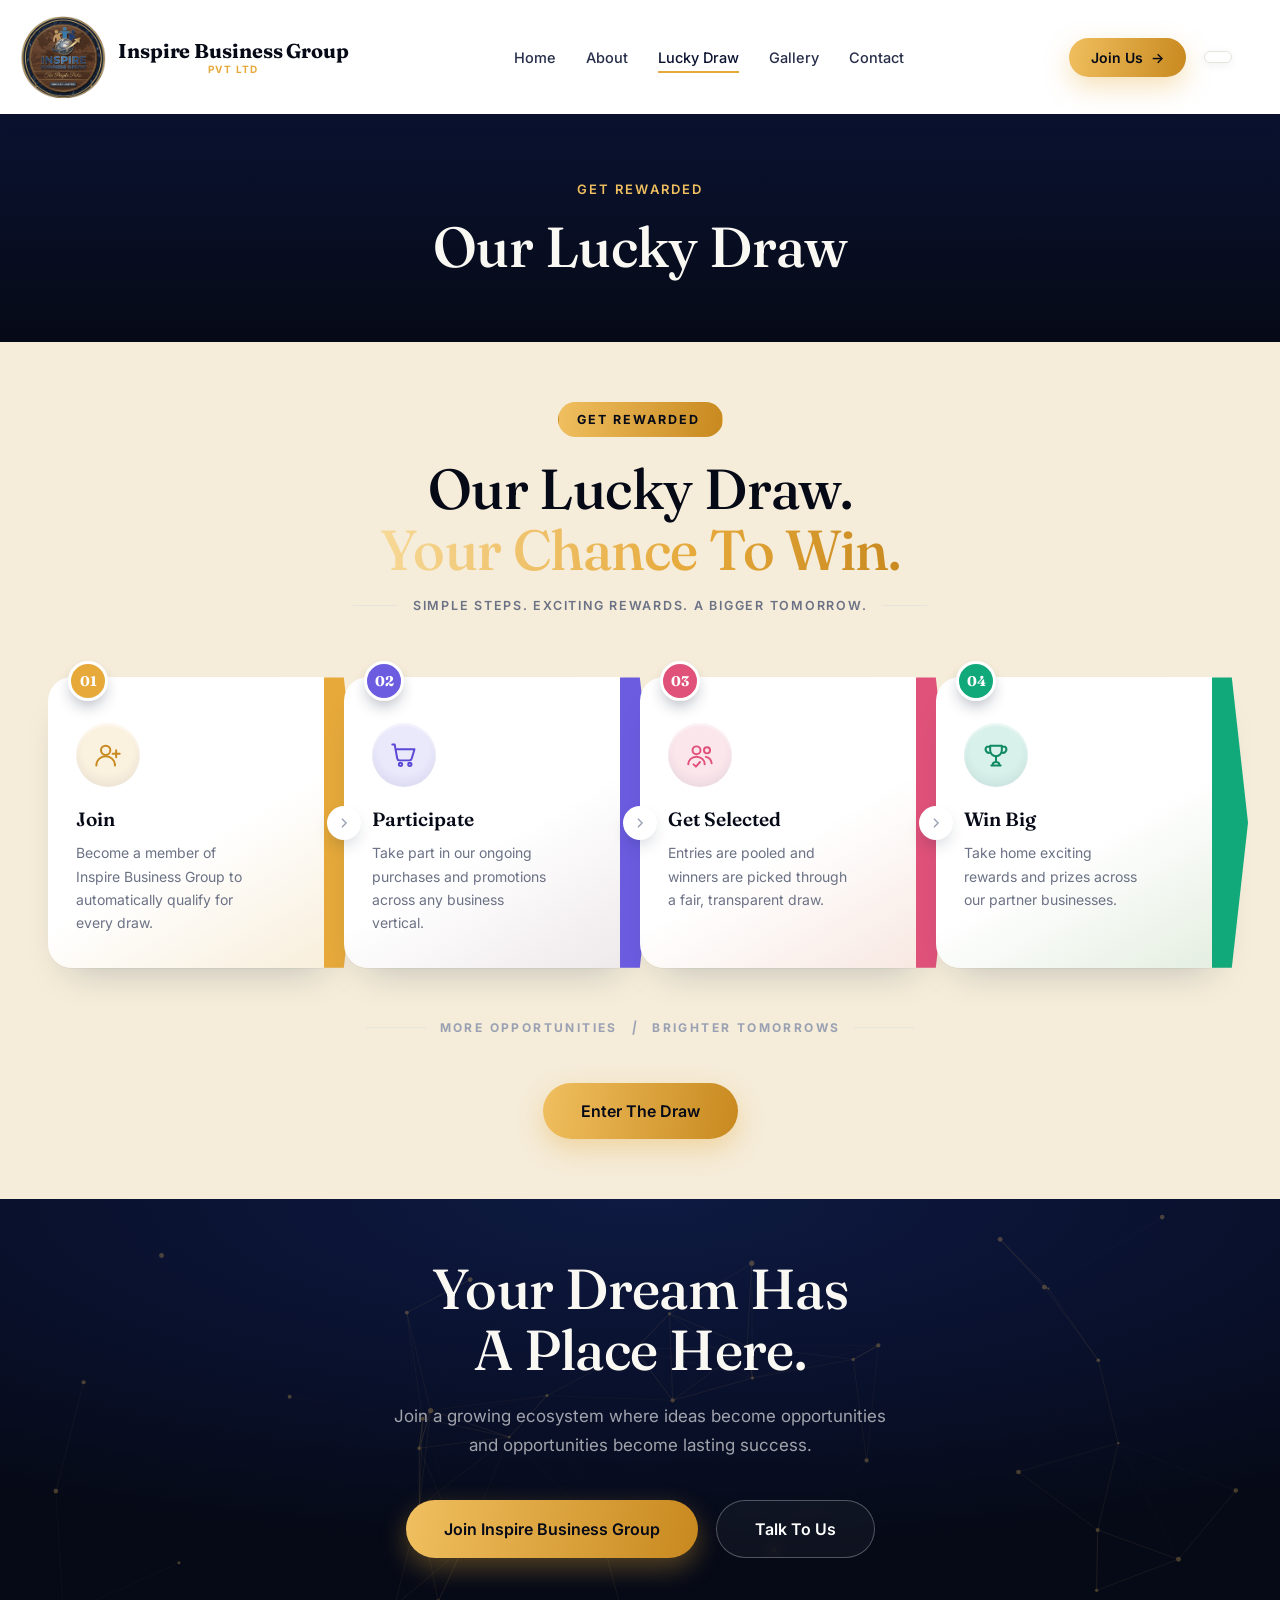
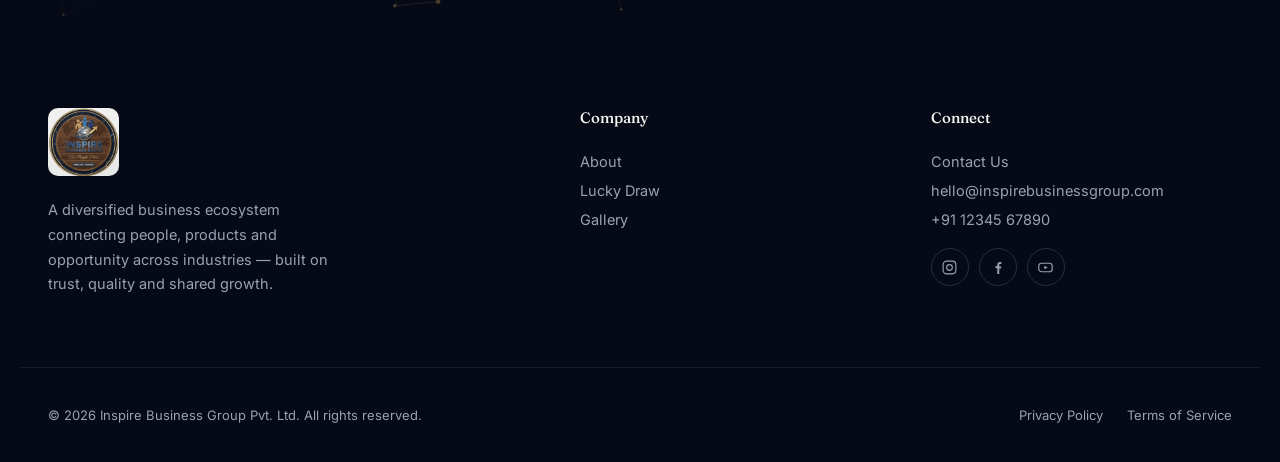
<file: lucky-draw.html>
<!DOCTYPE html>
<html lang="en">
<head>
<meta charset="UTF-8" />
<meta name="viewport" content="width=device-width, initial-scale=1.0" />
<meta name="google" content="notranslate" />
<title>Lucky Draw — Inspire Business Group Pvt. Ltd.</title>
<meta name="description" content="Join Inspire Business Group's Lucky Draw — become a member, participate across our businesses, and stand a chance to win exciting rewards." />
<link rel="preconnect" href="https://fonts.googleapis.com">
<link rel="preconnect" href="https://fonts.gstatic.com" crossorigin>
<link href="https://fonts.googleapis.com/css2?family=Fraunces:opsz,wght@9..144,300;9..144,400;9..144,500;9..144,600;9..144,700&family=Inter:wght@300;400;500;600;700;800&family=Caveat:wght@600;700&display=swap" rel="stylesheet">
<link rel="stylesheet" href="css/style.css?v=38" />
<link rel="icon" type="image/png" href="images/logo.png">
<script src="js/translate.js?v=5"></script>
</head>
<body>

<!-- ================= NAVBAR ================= -->
<header class="nav" id="nav">
  <div class="nav__inner container">
    <div class="nav__brand">
      <a href="index.html" class="nav__logo" aria-label="Inspire Business Group Home">
        <img src="images/logo-transparent.png" alt="Inspire Business Group Pvt Ltd" class="nav__logo-img" />
      </a>
      <a href="index.html" class="nav__wordmark" aria-label="Inspire Business Group Home">
        <span class="nav__wordmark-main">Inspire Business Group</span>
        <span class="nav__wordmark-sub">Pvt Ltd</span>
      </a>
    </div>

    <nav class="nav__links" id="navLinks">
      <a href="index.html" class="nav__link">Home</a>
      <a href="about.html" class="nav__link">About</a>
      <a href="lucky-draw.html" class="nav__link is-active">Lucky Draw</a>
      <a href="gallery.html" class="nav__link">Gallery</a>
      <a href="contact.html" class="nav__link">Contact</a>
    </nav>

    <div class="nav__actions">
      <a href="contact.html" class="btn btn--gold btn--sm">Join Us <span>→</span></a>
      <div id="google_translate_element" class="nav__translate nav__translate--desktop"></div>
      <button class="nav__burger" id="navBurger" aria-label="Toggle menu" aria-expanded="false">
        <span></span><span></span><span></span>
      </button>
    </div>
  </div>
</header>

<div id="translateMobileSlot" class="nav__translate nav__translate--mobile"></div>

<!-- Mobile menu panel -->
<div class="mobile-menu" id="mobileMenu">
  <a href="index.html" class="mobile-menu__link">Home</a>
  <a href="about.html" class="mobile-menu__link">About</a>
  <a href="lucky-draw.html" class="mobile-menu__link">Lucky Draw</a>
  <a href="gallery.html" class="mobile-menu__link">Gallery</a>
  <a href="contact.html" class="mobile-menu__link">Contact</a>
  <a href="contact.html" class="btn btn--gold mobile-menu__cta">Join Us</a>
</div>

<main>

  <!-- ================= PAGE BANNER ================= -->
  <section class="page-banner">
    <div class="container">
      <p class="eyebrow eyebrow--light">Get Rewarded</p>
      <h1 class="display-heading display-heading--light">Our Lucky Draw</h1>
    </div>
  </section>

  <!-- ================= LUCKY DRAW ================= -->
  <section class="section" id="lucky-draw">
    <div class="container">
      <div class="rewards__head reveal">
        <span class="rewards__badge">Get Rewarded</span>
        <h2 class="display-heading">Our Lucky Draw.<br><span class="text-gold">Your Chance To Win.</span></h2>
        <p class="rewards__sub">Simple Steps. Exciting Rewards. A Bigger Tomorrow.</p>
      </div>

      <div class="rewards__steps">
        <div class="rewards__step reveal" data-accent="gold">
          <span class="rewards__num">01</span>
          <span class="rewards__icon" aria-hidden="true">
            <svg viewBox="0 0 24 24"><circle cx="10" cy="8" r="4"/><path d="M2 21c0-4.4 3.6-8 8-8s8 3.6 8 8"/><path d="M19 8v6M22 11h-6"/></svg>
          </span>
          <h3>Join</h3>
          <p>Become a member of Inspire Business Group to automatically qualify for every draw.</p>
        </div>

        <span class="rewards__chevron" aria-hidden="true">
          <svg viewBox="0 0 20 20"><path d="M7 4l6 6-6 6"/></svg>
        </span>

        <div class="rewards__step reveal" data-accent="purple">
          <span class="rewards__num">02</span>
          <span class="rewards__icon" aria-hidden="true">
            <svg viewBox="0 0 24 24"><circle cx="9" cy="20" r="1.4"/><circle cx="17" cy="20" r="1.4"/><path d="M2 3h2l2.2 12a2 2 0 002 1.6h8.4a2 2 0 002-1.6L21 7H6"/></svg>
          </span>
          <h3>Participate</h3>
          <p>Take part in our ongoing purchases and promotions across any business vertical.</p>
        </div>

        <span class="rewards__chevron" aria-hidden="true">
          <svg viewBox="0 0 20 20"><path d="M7 4l6 6-6 6"/></svg>
        </span>

        <div class="rewards__step reveal" data-accent="rose">
          <span class="rewards__num">03</span>
          <span class="rewards__icon" aria-hidden="true">
            <svg viewBox="0 0 24 24"><circle cx="9" cy="8" r="3.4"/><path d="M2 20c0-3.6 3-6.6 7-6.6s7 3 7 6.6"/><circle cx="18" cy="8" r="2.6"/><path d="M17 13.6c2.6.5 4.6 2.6 5 5.4"/><path d="M6.5 20l2 2 3.5-4"/></svg>
          </span>
          <h3>Get Selected</h3>
          <p>Entries are pooled and winners are picked through a fair, transparent draw.</p>
        </div>

        <span class="rewards__chevron" aria-hidden="true">
          <svg viewBox="0 0 20 20"><path d="M7 4l6 6-6 6"/></svg>
        </span>

        <div class="rewards__step reveal" data-accent="teal">
          <span class="rewards__num">04</span>
          <span class="rewards__icon" aria-hidden="true">
            <svg viewBox="0 0 24 24"><path d="M7 4h10v4a5 5 0 01-10 0V4z"/><path d="M7 5H4a3 3 0 003 5M17 5h3a3 3 0 01-3 5"/><path d="M12 13v4M8 21h8M9 21c0-2 1.3-3 3-3s3 1 3 3"/></svg>
          </span>
          <h3>Win Big</h3>
          <p>Take home exciting rewards and prizes across our partner businesses.</p>
        </div>
      </div>

      <p class="rewards__tagline">More Opportunities <em>|</em> Brighter Tomorrows</p>

      <div class="lucky-cta reveal">
        <a href="contact.html" class="btn btn--gold btn--lg">Enter The Draw</a>
      </div>
    </div>
  </section>

  <!-- ================= FINAL CTA ================= -->
  <section class="section final-cta" id="join">
    <canvas id="ctaCanvas" class="final-cta__canvas"></canvas>
    <div class="container final-cta__inner reveal">
      <h2 class="display-heading">Your Dream Has<br>A Place Here.</h2>
      <p>Join a growing ecosystem where ideas become opportunities and opportunities become lasting success.</p>
      <div class="final-cta__ctas">
        <a href="about.html" class="btn btn--gold btn--lg">Join Inspire Business Group</a>
        <a href="contact.html" class="btn btn--ghost btn--lg">Talk To Us</a>
      </div>
    </div>
  </section>

</main>

<!-- ================= FOOTER ================= -->
<footer class="footer" id="contact">
  <div class="container footer__grid">
    <div class="footer__brand">
      <a href="index.html" class="nav__logo nav__logo--footer">
        <img src="images/logo.png" alt="Inspire Business Group Pvt Ltd" class="nav__logo-img nav__logo-img--footer" />
      </a>
      <p>A diversified business ecosystem connecting people, products and opportunity across industries — built on trust, quality and shared growth.</p>
    </div>

    <div class="footer__col">
      <h4>Company</h4>
      <a href="about.html">About</a>
      <a href="lucky-draw.html">Lucky Draw</a>
      <a href="gallery.html">Gallery</a>
    </div>

    <div class="footer__col">
      <h4>Connect</h4>
      <a href="contact.html">Contact Us</a>
      <a href="mailto:hello@inspirebusinessgroup.com">hello@inspirebusinessgroup.com</a>
      <a href="tel:+911234567890">+91 12345 67890</a>
      <div class="footer__social">
        <a href="#" aria-label="Instagram">
          <svg viewBox="0 0 24 24" fill="none" stroke="currentColor" stroke-width="1.6" stroke-linecap="round" stroke-linejoin="round"><rect x="3" y="3" width="18" height="18" rx="5"/><circle cx="12" cy="12" r="4"/><circle cx="17.3" cy="6.7" r="0.6" fill="currentColor" stroke="none"/></svg>
        </a>
        <a href="#" aria-label="Facebook">
          <svg viewBox="0 0 24 24" fill="currentColor"><path d="M14.5 21v-7.5H17l.4-3H14.5V8.5c0-.87.24-1.46 1.5-1.46H17.5V4.35C17.24 4.32 16.36 4.24 15.34 4.24c-2.13 0-3.59 1.3-3.59 3.68v2.05H9.25v3H11.75V21z"/></svg>
        </a>
        <a href="#" aria-label="YouTube">
          <svg viewBox="0 0 24 24" fill="none" stroke="currentColor" stroke-width="1.6" stroke-linecap="round" stroke-linejoin="round"><rect x="2.5" y="6" width="19" height="12" rx="4"/><path d="M10.3 9.6l5 2.4-5 2.4z" fill="currentColor" stroke="none"/></svg>
        </a>
      </div>
    </div>
  </div>

  <div class="container footer__bottom">
    <p>© <span id="year"></span> Inspire Business Group Pvt. Ltd. All rights reserved.</p>
    <div class="footer__legal">
      <a href="#">Privacy Policy</a>
      <a href="#">Terms of Service</a>
    </div>
  </div>
</footer>

<script src="js/main.js?v=4"></script>
<script src="https://translate.google.com/translate_a/element.js?cb=googleTranslateElementInit" async></script>
</body>
</html>
</file>
<file: css/style.css>
/* ============ DESIGN TOKENS ============ */
:root{
  --navy-900:#060a17;
  --navy-800:#0a1230;
  --navy-700:#0e1a42;
  --navy-600:#152459;
  --navy-500:#1c2f6e;
  --gold-600:#c8891f;
  --gold-500:#e6a93a;
  --gold-400:#f0bf5f;
  --gold-300:#f7d998;
  --teal-500:#2bd4bd;
  --teal-400:#6fe8d6;
  --off-white:#faf8f3;
  --white:#ffffff;
  --ink:#0b1225;
  --gray-700:#3d4358;
  --gray-500:#6b7285;
  --gray-400:#9aa1b3;
  --gray-200:#e6e4dd;
  --gray-100:#f1efe8;
  --bg-warm:#f5ecd9;
  --bg-warm-2:#efe2c6;
  --bg-cool:#e6ebf4;
  --bg-cool-2:#dbe2ef;
  --shadow-sm:0 2px 10px rgba(10,18,48,.06);
  --shadow-md:0 12px 32px rgba(10,18,48,.10);
  --shadow-lg:0 24px 60px rgba(10,18,48,.16);
  --radius-lg:28px;
  --radius-md:18px;
  --radius-sm:12px;
  --ff-display:'Fraunces', serif;
  --ff-body:'Inter', sans-serif;
  --ease:cubic-bezier(.22,1,.36,1);
}

*,*::before,*::after{box-sizing:border-box;}
html{scroll-behavior:smooth;}
body{
  margin:0;
  font-family:var(--ff-body);
  color:var(--ink);
  background:var(--bg-warm);
  -webkit-font-smoothing:antialiased;
  overflow-x:hidden;
}
img{display:block;max-width:100%;}
a{color:inherit;text-decoration:none;}
ul{list-style:none;margin:0;padding:0;}
button{font-family:inherit;cursor:pointer;border:none;background:none;}
.container{width:100%;max-width:1240px;margin:0 auto;padding:0 28px;}
.section{padding:60px 0;position:relative;}
/* alternating light section tints (champagne / pale navy) */
.intro,.vision,.why,.testimonials{background:linear-gradient(180deg,var(--bg-warm),var(--bg-warm-2));}
.businesses,.founder,.member,.section--cool{background:linear-gradient(180deg,var(--bg-cool),var(--bg-cool-2));}
.section.section--warm{background:linear-gradient(180deg,var(--bg-warm),var(--bg-warm-2));}
.section--dark{background:linear-gradient(180deg,var(--navy-800),var(--navy-900));color:var(--off-white);}

@media(max-width:900px){.section{padding:48px 0;}}
@media(max-width:600px){.section{padding:36px 0;} .container{padding:0 20px;}}

::selection{background:var(--gold-400);color:var(--navy-900);}

/* ============ TYPOGRAPHY ============ */
.eyebrow{
  font-size:13px;
  font-weight:600;
  letter-spacing:.16em;
  text-transform:uppercase;
  color:var(--gold-600);
  margin:0 0 18px;
  display:inline-block;
}
.eyebrow--light{color:var(--gold-400);}
.eyebrow--ruled{display:flex;align-items:center;justify-content:center;gap:16px;}
.eyebrow--ruled::before,.eyebrow--ruled::after{content:'';flex:0 0 40px;height:1px;background:var(--gold-300);}
.display-heading{
  font-family:var(--ff-display);
  font-weight:500;
  font-size:clamp(2.2rem,4.4vw,3.6rem);
  line-height:1.08;
  letter-spacing:-.01em;
  margin:0;
  color:var(--navy-900);
}
.display-heading--light{color:var(--off-white);}
.text-gold{
  background:linear-gradient(100deg,var(--gold-300),var(--gold-500) 60%,var(--gold-600));
  -webkit-background-clip:text;
  background-clip:text;
  color:transparent;
}
.text-emerald{
  background:linear-gradient(100deg,#1ec18f,#0f9d73 60%,#0c7f5d);
  -webkit-background-clip:text;
  background-clip:text;
  color:transparent;
}
.section__head{margin-bottom:44px;max-width:640px;}
.section__head--center{max-width:760px;margin-left:auto;margin-right:auto;text-align:center;}
.section__head--tight{margin-bottom:32px;}

/* ============ BUTTONS ============ */
.btn{
  display:inline-flex;
  align-items:center;
  justify-content:center;
  gap:8px;
  padding:16px 32px;
  border-radius:999px;
  font-weight:600;
  font-size:15px;
  transition:transform .35s var(--ease), box-shadow .35s var(--ease), background .35s var(--ease), color .35s var(--ease);
  white-space:nowrap;
}
.btn--sm{padding:11px 22px;font-size:14px;}
.btn--lg{padding:18px 38px;font-size:16px;}
@media(max-width:420px){
  /* Long button labels ("Discover Inspire Business Group") combined with
     white-space:nowrap above can be wider than very narrow phone screens,
     pushing the button past the edge instead of just wrapping. Let it wrap
     and cap its width to the available space on small screens only. */
  .btn{white-space:normal;text-align:center;max-width:100%;}
}
.btn--gold{
  background:linear-gradient(100deg,var(--gold-400),var(--gold-600));
  color:var(--navy-900);
  box-shadow:0 10px 26px rgba(230,169,58,.35);
}
.btn--gold:hover{transform:translateY(-3px);box-shadow:0 16px 34px rgba(230,169,58,.45);}
.btn--ghost{
  background:rgba(255,255,255,.06);
  color:var(--off-white);
  border:1.5px solid rgba(255,255,255,.35);
  backdrop-filter:blur(6px);
}
.btn--ghost:hover{background:rgba(255,255,255,.14);transform:translateY(-3px);border-color:rgba(255,255,255,.6);}

.link-arrow{
  display:inline-flex;
  align-items:center;
  gap:8px;
  font-weight:600;
  color:var(--navy-800);
  padding-bottom:3px;
  border-bottom:2px solid var(--gold-500);
}
.link-arrow span{transition:transform .3s var(--ease);}
.link-arrow:hover span{transform:translateX(6px);}

/* ============ NAVBAR ============ */
.nav{
  position:sticky;
  top:0;
  z-index:200;
  padding:16px 0;
  background:var(--white);
  box-shadow:0 4px 20px rgba(6,10,23,.1);
  transition:padding .35s var(--ease), background .35s var(--ease), box-shadow .35s var(--ease);
  overflow-anchor:none;
}
.nav.is-scrolled{
  padding:10px 0;
  background:rgba(255,255,255,.96);
  backdrop-filter:blur(14px) saturate(160%);
  box-shadow:0 4px 24px rgba(10,18,48,.1);
}
.nav__inner{display:flex;align-items:center;justify-content:space-between;gap:24px;}
.nav .nav__inner{padding-left:0;}
.nav__brand{display:flex;align-items:center;gap:12px;}
.nav__logo{display:flex;align-items:center;gap:12px;}
.nav__wordmark{display:flex;flex-direction:column;line-height:1.15;}
.nav__wordmark-main{
  font-family:var(--ff-display);
  font-size:20px;font-weight:700;
  letter-spacing:-.005em;
  color:var(--navy-900);
  white-space:nowrap;
  transition:color .35s var(--ease), font-size .35s var(--ease);
}
.nav__wordmark-sub{
  font-family:var(--ff-body);
  font-size:10px;font-weight:700;
  letter-spacing:.14em;text-transform:uppercase;
  color:var(--gold-500);
  margin-top:2px;
  text-align:center;
}
.hex-mark{width:30px;height:30px;color:var(--navy-800);}
.hex-mark svg{width:100%;height:100%;fill:currentColor;}
.nav__logo-img{height:82px;width:auto;border-radius:9px;box-shadow:0 2px 8px rgba(0,0,0,.18);transition:height .35s var(--ease);}
.nav.is-scrolled .nav__logo-img{height:66px;}
.nav .nav__logo-img{border-radius:0;box-shadow:none;}
.nav__logo-img--footer{height:68px;border-radius:10px;}

.nav__links{display:flex;align-items:center;gap:30px;}
.nav__link{
  font-size:14.5px;
  font-weight:500;
  color:var(--navy-800);
  opacity:.88;
  position:relative;
  padding:4px 0;
  transition:color .3s, opacity .3s;
}
.nav__link::after{
  content:'';
  position:absolute;left:0;bottom:-3px;
  width:0;height:2px;
  background:var(--gold-500);
  transition:width .3s var(--ease);
}
.nav__link:hover{opacity:1;}
.nav__link:hover::after{width:100%;}
.nav__link.is-active{opacity:1;}
.nav__link.is-active::after{width:100%;}

.nav__actions{display:flex;align-items:center;gap:18px;}
.nav__burger{display:none;flex-direction:column;justify-content:center;gap:7px;width:34px;height:26px;z-index:210;}
.nav__burger span{display:block;height:2.5px;width:100%;border-radius:2px;background:var(--navy-900);transition:all .35s var(--ease);}
.nav__burger.is-open span:nth-child(1){transform:translateY(9.5px) rotate(45deg);}
.nav__burger.is-open span:nth-child(2){opacity:0;}
.nav__burger.is-open span:nth-child(3){transform:translateY(-9.5px) rotate(-45deg);}

/* ============ LANGUAGE TOGGLE (Google Translate) ============ */
/* Google's native "G  Select Language ▾" widget (layout: SIMPLE in
   translate.js), just boxed in a white pill. Deliberately does NOT
   override the gadget's own icon/text/separator/arrow colors or fonts —
   that native styling (colorful G logo, blue link text, gray arrow) is
   exactly the intended look, and overriding font-size on it breaks the
   inline pixel offsets Google computes for that icon/arrow at its default
   size.
   Two separate widget instances exist (translate.js inits both):
   - .nav__translate--desktop lives inside .nav__actions, in normal flow.
   - .nav__translate--mobile lives OUTSIDE <header class="nav"> as a sibling
     in <body>, deliberately NOT nested inside the header. .nav.is-scrolled
     applies backdrop-filter, and any ancestor with backdrop-filter/filter/
     transform becomes the containing block for position:fixed descendants —
     nesting the fixed mobile pill inside <header> made it jump/clip to the
     navbar as soon as the page was scrolled. Keeping it outside means it
     always stays fixed to the viewport, not the header. */
.nav__translate{
  align-items:center;
  z-index:150;
  background:var(--white);
  border:1px solid var(--gray-200);
  border-radius:6px;
  box-shadow:var(--shadow-md);
  cursor:pointer;
  padding:5px 10px 5px 16px;
}
.nav__translate--desktop{display:none;}
.nav__translate--mobile{
  display:inline-flex;
  position:fixed;
  right:22px;
  bottom:14px;
}
@media(min-width:901px){
  .nav__translate--desktop{
    display:inline-flex;
    box-shadow:var(--shadow-sm);
  }
  .nav__translate--mobile{display:none;}
}
/* Google positions the gadget's icon/text/separator/arrow with inline
   pixel offsets computed against a plain default font context. The rest of
   this page sets a different ambient font-size/line-height/font-family on
   every element by default, which throws those offsets off and makes the
   icon/text/arrow stack vertically instead of sitting in one row. Reset
   layout-affecting properties back to a plain baseline — but leave color
   untouched so Google's own blue link / gray arrow still show. */
.nav__translate .goog-te-gadget,
.nav__translate .goog-te-gadget *{
  position:static !important;
  float:none !important;
  top:auto !important;
  left:auto !important;
  margin:0 !important;
  font-family:arial,sans-serif !important;
  font-size:13px !important;
  line-height:normal !important;
}
.nav__translate .goog-te-gadget-simple{
  white-space:nowrap;
}
/* The page-wide `img{display:block}` reset (used elsewhere to kill the
   default inline-image gap) turns Google's icon/spacer <img> tags into
   block boxes, which forces each onto its own line instead of sitting
   inline next to the text — undo it just for this widget. */
.nav__translate .goog-te-gadget img{
  display:inline !important;
}

/* Google's injected top banner/toolbar (logo bar, "Translated to", "Show
   original", "Options", close button, blue bar) must never appear once a
   language has been selected. Its class names are obfuscated build hashes
   with no stable public API, but Google consistently gives that one frame
   an id ending in ".container" (unlike the language-picker popup or the
   voting/tooltip frames, which stay id-less) — target that instead so the
   popup this same SIMPLE layout opens on click is never accidentally hidden. */
iframe[id$=".container"],
.goog-te-banner-frame,
.goog-te-balloon-frame,
.goog-tooltip,
.goog-tooltip:hover,
#goog-gt-tt{display:none !important;visibility:hidden !important;}
/* Google injects an inline top/margin offset on <body> to make room for the
   banner; force it back so the page never shifts or gains extra top space. */
body{top:0 !important;margin-top:0 !important;}
.goog-text-highlight{background:none !important;box-shadow:none !important;}

.mobile-menu{
  position:fixed;inset:0;
  background:var(--navy-900);
  z-index:190;
  display:flex;flex-direction:column;align-items:center;justify-content:center;gap:26px;
  transform:translateY(-100%);
  opacity:0;
  transition:transform .5s var(--ease), opacity .5s var(--ease);
  pointer-events:none;
}
.mobile-menu.is-open{transform:translateY(0);opacity:1;pointer-events:auto;}
.mobile-menu__link{font-family:var(--ff-display);font-size:26px;color:var(--off-white);}
.mobile-menu__cta{margin-top:16px;}

@media(max-width:900px){
  .nav__links{display:none;}
  .nav__burger{display:flex;}
}
@media(max-width:600px){
  .nav{padding:6px 0;}
  .nav.is-scrolled{padding:6px 0;}
  .nav__inner{display:grid;grid-template-columns:auto 1fr auto;column-gap:8px;align-items:center;}
  .nav__brand{display:contents;}
  .nav__logo{margin-left:10px;}
  .nav__logo-img{height:68px;}
  .nav.is-scrolled .nav__logo-img{height:60px;}
  .nav__wordmark{
    margin-left:0;min-width:0;
    align-items:center;text-align:center;
  }
  .nav__wordmark-main{font-size:18px;white-space:nowrap;}
  .nav__wordmark-sub{font-size:11px;letter-spacing:.08em;margin-top:2px;}
  .nav__actions .btn{display:none;}
}
@media(max-width:340px){
  .nav{padding:5px 0;}
  .nav.is-scrolled{padding:5px 0;}
  .nav__inner{column-gap:6px;}
  .nav__logo{gap:7px;}
  .nav__logo-img{height:52px;}
  .nav__wordmark-main{font-size:16px;}
  .nav__wordmark-sub{font-size:12px;}
}

/* ============ PAGE BANNER (subpages) ============ */
.page-banner{
  background:linear-gradient(180deg,var(--navy-800),var(--navy-900));
  padding:64px 0;
  text-align:center;
}
.page-banner .display-heading{margin-top:2px;}
@media(max-width:600px){.page-banner{padding:44px 0;}}

/* ============ HERO ============ */
.hero{
  position:relative;
  height:86vh;
  min-height:600px;
  max-height:820px;
  background:var(--navy-900);
  overflow:hidden;
}
.hero__grid{
  display:grid;
  grid-template-columns:minmax(300px,32%) 1fr;
  height:100%;
}

/* --- Left info panel --- */
.hero__panel{
  position:relative;
  display:flex;
  flex-direction:column;
  justify-content:space-between;
  padding:48px 48px 24px;
  background:radial-gradient(130% 100% at 25% 0%, var(--navy-700) 0%, var(--navy-900) 65%);
  overflow:hidden;
  isolation:isolate;
}
.hero__panel .hero__canvas{position:absolute;inset:0;width:100%;height:100%;opacity:.45;z-index:0;}
.hero__panel .hero__glow{position:absolute;border-radius:50%;filter:blur(90px);pointer-events:none;z-index:0;}
.hero__glow--1{width:340px;height:340px;background:radial-gradient(circle,rgba(230,169,58,.3),transparent 70%);top:-80px;right:-80px;}
.hero__glow--2{width:320px;height:320px;background:radial-gradient(circle,rgba(43,212,189,.22),transparent 70%);bottom:60px;left:-100px;}

.hero__panel-top{position:relative;z-index:1;}
.hero__eyebrow{display:block;}
.hero__eyebrow-line{display:block;width:38px;height:2px;margin-top:10px;background:var(--gold-500);}

.hero__headline{
  font-family:var(--ff-display);
  font-weight:500;
  font-size:clamp(2rem,3.6vw,3.1rem);
  line-height:1.08;
  letter-spacing:-.01em;
  color:var(--off-white);
  margin:0 0 20px;
}
.hero__sub{
  font-size:14.5px;
  line-height:1.65;
  color:var(--off-white);
  max-width:400px;
  margin:0 0 22px;
}
.hero__ctas{display:flex;flex-wrap:wrap;gap:14px;margin-bottom:28px;}
.hero__ctas .btn{padding:15px 26px;font-size:14.5px;}

.hero__stats{display:flex;gap:26px;flex-wrap:wrap;}
.hero__stat{display:flex;align-items:center;gap:10px;}
.hero__stat svg{
  width:26px;height:26px;flex:none;
  fill:none;stroke:var(--gold-400);stroke-width:1.4;stroke-linecap:round;stroke-linejoin:round;
}
.hero__stat span{
  font-size:11px;font-weight:700;letter-spacing:.04em;text-transform:uppercase;
  line-height:1.35;color:#fff;
}

.hero__tagline{
  position:relative;z-index:1;
  font-size:12px;font-weight:600;
  letter-spacing:.16em;
  text-transform:uppercase;
  color:rgb(255, 255, 255);
  margin:26px 0 0;
}
.hero__tagline-dash{color:rgba(255,255,255,.5);margin:0 8px;}

/* --- Right business showcase --- */
.hero__showcase{
  position:relative;background:var(--navy-900);overflow:hidden;
  clip-path:polygon(46px 0%, 100% 0%, 100% 100%, 0% 100%);
  margin-left:-46px;
  filter:drop-shadow(-3px 0 8px rgba(230,169,58,.55));
}
.hero__showcase-nav{position:absolute;bottom:26px;right:26px;z-index:6;display:flex;gap:10px;}
.hero__arrow{
  width:38px;height:38px;border-radius:50%;
  border:1px solid rgba(255,255,255,.3);
  background:rgba(10,15,35,.35);
  backdrop-filter:blur(6px);
  color:#fff;
  display:flex;align-items:center;justify-content:center;
  transition:background .3s var(--ease), transform .3s var(--ease), border-color .3s var(--ease);
}
.hero__arrow svg{width:16px;height:16px;fill:none;stroke:currentColor;stroke-width:2;stroke-linecap:round;stroke-linejoin:round;}
.hero__arrow:hover{background:rgba(255,255,255,.16);border-color:rgba(255,255,255,.6);transform:translateY(-2px);}

.hero__track{
  display:flex;
  height:100%;
  overflow-x:auto;
  scroll-snap-type:x mandatory;
  scrollbar-width:none;
}
.hero__track::-webkit-scrollbar{display:none;}

.hero__slide{
  position:relative;
  flex:0 0 33.3334%;
  min-height:100%;
  display:flex;
  flex-direction:column;
  padding:84px 16px 22px 44px;
  color:#fff;
  scroll-snap-align:start;
  overflow:hidden;
  isolation:isolate;
}
.hero__slide:not(:first-child){
  clip-path:polygon(40px 0%, 100% 0%, 100% 100%, 0% 100%);
  margin-left:-40px;
  padding-left:56px;
  filter:drop-shadow(-3px 0 8px rgba(230,169,58,.5));
}
.hero__slide-img{
  position:absolute;inset:0;z-index:-2;
  width:100%;height:100%;
  object-fit:cover;
  transition:transform .8s var(--ease);
}
.hero__slide:hover .hero__slide-img{transform:scale(1.08);}
.hero__slide::after{
  content:'';position:absolute;inset:0;z-index:-1;
  background:
    linear-gradient(90deg, rgba(6,10,23,.78) 0%, rgba(6,10,23,.4) 40%, rgba(6,10,23,.08) 68%, rgba(6,10,23,0) 100%),
    linear-gradient(180deg, rgba(6,10,23,.85) 0%, rgba(6,10,23,.4) 34%, rgba(6,10,23,.35) 58%, rgba(6,10,23,.92) 100%);
}
.hero__slide[data-accent="orange"]{--accent:#e0763f;}
.hero__slide[data-accent="gold"]{--accent:#e6a93a;}
.hero__slide[data-accent="teal"]{--accent:#3ddbc4;}

.hero__slide-icon{
  width:22px;height:22px;margin-bottom:10px;
  fill:none;stroke:#fff;stroke-width:1.4;stroke-linecap:round;stroke-linejoin:round;
}
.hero__slide-num{
  display:block;
  font-family:var(--ff-display);
  font-size:1.5rem;font-weight:600;
  color:var(--accent);
  margin-bottom:2px;
}
.hero__slide-title{
  font-family:var(--ff-body);
  font-size:.95rem;font-weight:800;
  line-height:1.22;
  margin:0 0 8px;
}
.hero__slide-desc{
  font-size:11.5px;
  line-height:1.5;
  color:rgba(255,255,255,.78);
  margin:0 0 10px;
  max-width:200px;
}
.hero__slide-more{
  position:relative;z-index:3;
  display:inline-flex;
  align-items:center;
  gap:7px;
  font-size:11.5px;font-weight:700;
  color:#fff;
  padding:4px 0;
  transition:gap .3s var(--ease);
}
.hero__slide-more-icon{
  display:inline-flex;align-items:center;justify-content:center;
  width:22px;height:22px;border-radius:50%;
  border:1.4px solid rgba(255,255,255,.55);
  flex:none;
  transition:background .3s var(--ease), border-color .3s var(--ease);
}
.hero__slide-more:hover{gap:11px;}
.hero__slide-more:hover .hero__slide-more-icon{background:var(--accent);border-color:var(--accent);}
.hero__slide-divider{
  display:block;width:24px;height:2.5px;border-radius:2px;
  background:rgba(255,255,255,.4);
  margin:auto 0 10px;
}
.hero__slide-tag{
  position:relative;z-index:2;
  font-family:'Caveat',cursive;
  font-weight:600;
  font-size:1.5rem;
  line-height:1.2;
  text-align:left;
  color:var(--gold-300);
  margin:0;
}

.hero__dots{
  position:absolute;left:26px;bottom:30px;z-index:6;
  display:flex;align-items:center;gap:8px;
}
.hero__dot{width:7px;height:7px;border-radius:50%;background:rgba(255,255,255,.35);transition:background .3s var(--ease), transform .3s var(--ease);}
.hero__dot.is-active{background:var(--gold-500);transform:scale(1.3);}

.hero__caption{display:none;}

@media(max-width:1100px){
  .hero{height:auto;max-height:none;}
  .hero__grid{grid-template-columns:1fr;height:auto;}
  .hero__panel{padding:44px 28px 60px;}
  .hero__showcase{min-height:70vh;clip-path:none;margin-left:0;filter:none;}
  .hero__track{min-height:70vh;height:auto;}
  .hero__slide{min-height:100%;}
  .hero__caption{display:none;}
}
@media(max-width:640px){
  .hero__panel{padding:24px 20px 26px;}
  .hero__headline{font-size:1.5rem;margin-bottom:8px;}
  .hero__sub{margin-bottom:12px;}
  .hero__ctas{flex-wrap:nowrap;gap:10px;margin-bottom:14px;}
  .hero__ctas .btn{padding:12px 16px;font-size:12.5px;white-space:nowrap;gap:6px;}
  .hero__stats{flex-wrap:nowrap;gap:8px;}
  .hero__stat{gap:6px;}
  .hero__stat svg{width:18px;height:18px;}
  .hero__stat span{font-size:9px;line-height:1.25;white-space:nowrap;}
  .hero__showcase{min-height:26vh;}
  .hero__track{min-height:26vh;}
  .hero__slide,
  .hero__slide:not(:first-child){
    flex-basis:78%;
    padding:90px 14px 22px 30px;
    margin-left:0;
    clip-path:polygon(26px 0%, 100% 0%, 100% 100%, 0% 100%, 0% 78%, 26px 56%);
    filter:none;
  }
  .hero__showcase{clip-path:none;margin-left:0;filter:none;}
  .hero__slide-desc{max-width:none;}
  .hero__slide-tag{position:static;text-align:left;margin-top:8px;}
}

/* ============ INTRO ============ */
.intro{overflow:hidden;}
.intro__grid{display:grid;grid-template-columns:1fr 1.05fr;gap:70px;align-items:center;}
.intro__content,.intro__visual{min-width:0;}
.intro__rule{display:block;width:64px;height:3px;border-radius:2px;background:linear-gradient(100deg,var(--gold-400),var(--gold-600));margin:22px 0 26px;}
.intro__text{font-size:17px;line-height:1.75;color:var(--gray-700);margin:0 0 20px;max-width:560px;}

.stats{display:grid;grid-template-columns:repeat(4,1fr);margin-top:48px;}
.stat{border-left:1px solid var(--gray-200);padding:0 18px;}
.stat:first-child{padding-left:0;border-left:none;}
.stat__num,.stat__suffix{font-family:var(--ff-display);font-size:2.1rem;font-weight:600;color:var(--navy-900);}
.stat__suffix{color:var(--gold-600);}
.stat p{margin:6px 0 0;font-size:13.5px;color:var(--gray-500);font-weight:500;}

/* ---- Who We Are collage ---- */
.intro__visual{position:relative;}
.intro__script{
  position:absolute;
  top:-6px;right:6px;
  z-index:6;
  font-family:'Caveat',cursive;
  font-weight:600;
  font-size:1.5rem;
  line-height:1.22;
  color:var(--navy-600);
  text-align:right;
  transform:rotate(-3deg);
}
.orbit{position:relative;width:100%;max-width:540px;aspect-ratio:78/70;margin:0 auto;}
.orbit__glow{position:absolute;border-radius:50%;filter:blur(70px);pointer-events:none;z-index:0;}
.orbit__glow--1{width:60%;height:60%;top:5%;right:0;background:radial-gradient(circle,rgba(230,169,58,.28),transparent 70%);}
.orbit__glow--2{width:55%;height:55%;bottom:0;left:0;background:radial-gradient(circle,rgba(43,212,189,.16),transparent 70%);}

.orbit__item{
  margin:0;
  position:absolute;
  transform:translate(-50%,-50%);
  aspect-ratio:1/1;
  border-radius:50%;
  overflow:hidden;
  background:var(--white);
  border:6px solid var(--off-white);
  box-shadow:var(--shadow-md);
}
.orbit__item img{width:100%;height:100%;object-fit:cover;}

.orbit__item--furniture{left:15%;top:36%;width:29%;z-index:1;}
.orbit__item--electronics{left:46%;top:14%;width:31%;z-index:2;}
.orbit__item--gold{left:76%;top:19%;width:28%;z-index:3;}
.orbit__item--travel{left:87%;top:50%;width:27%;z-index:4;}
.orbit__item--ecommerce{left:14%;top:64%;width:28%;z-index:5;}
.orbit__item--agriculture{left:38%;top:83%;width:27%;z-index:6;}
.orbit__item--realestate{left:66%;top:84%;width:29%;z-index:7;}

.orbit__center{
  position:absolute;
  left:45%;top:50%;
  width:40%;
  aspect-ratio:1/1;
  transform:translate(-50%,-50%);
  z-index:10;
  background:var(--white);
  border:1.5px solid var(--gold-300);
  border-radius:50%;
  box-shadow:var(--shadow-lg);
  display:flex;
  flex-direction:column;
  align-items:center;
  justify-content:center;
  text-align:center;
  padding:6px;
}
.orbit__center-logo{width:100%;height:100%;object-fit:contain;display:block;}
.orbit__center-mark{width:32px;height:32px;color:var(--gold-600);margin-bottom:6px;}
.orbit__center-name{font-family:var(--ff-display);font-weight:600;font-size:1.15rem;letter-spacing:.01em;color:var(--navy-900);}
.orbit__center-sub{font-size:9.5px;font-weight:700;letter-spacing:.16em;text-transform:uppercase;color:var(--gray-500);margin-top:3px;}
.orbit__center-tag{margin-top:10px;font-size:8.5px;font-weight:600;letter-spacing:.1em;text-transform:uppercase;color:var(--gold-600);line-height:1.65;}

@media(max-width:900px){
  .intro__grid{grid-template-columns:1fr;gap:56px;}
  .intro__visual{width:100%;max-width:460px;margin:0 auto;}
}
@media(max-width:600px){
  .stats{grid-template-columns:repeat(2,1fr);row-gap:24px;}
  .stat{padding:0 14px;border-left:1px solid var(--gray-200);}
  .stat:nth-child(2n+1){padding-left:0;border-left:none;}
  .intro__script{display:none;}
  .orbit__center-tag{display:none;}
}

/* ============ OUR BUSINESSES ============ */
.businesses__sub{font-size:16px;color:var(--gray-500);margin:14px 0 0;}
.biz-grid{display:grid;grid-template-columns:repeat(4,1fr);gap:26px;}
.biz-card{
  position:relative;
  aspect-ratio:3/4;
  border-radius:var(--radius-lg);
  overflow:hidden;
  isolation:isolate;
  display:flex;
  flex-direction:column;
  padding:28px 22px 22px;
  color:#fff;
  box-shadow:var(--shadow-sm);
  transition:transform .45s var(--ease), box-shadow .45s var(--ease);
}
.biz-card:hover{transform:translateY(-8px);box-shadow:var(--shadow-lg);}
.biz-card__img{
  position:absolute;inset:0;z-index:-2;
  width:100%;height:100%;
  object-fit:cover;
  transition:transform .8s var(--ease);
}
.biz-card:hover .biz-card__img{transform:scale(1.08);}
.biz-card::after{
  content:'';position:absolute;inset:0;z-index:-1;
  background:linear-gradient(180deg, rgba(6,10,23,.85) 0%, rgba(6,10,23,.55) 40%, rgba(6,10,23,.4) 60%, rgba(6,10,23,.94) 100%);
}
.biz-card[data-accent="orange"]{--accent:#e0763f;}
.biz-card[data-accent="gold"]{--accent:#e6a93a;}
.biz-card[data-accent="teal"]{--accent:#3ddbc4;}

.biz-card__num{
  font-family:var(--ff-display);
  font-size:1.6rem;font-weight:600;
  color:var(--accent);
  margin:0 0 6px;
}
.biz-card__title{
  font-family:var(--ff-body);
  font-size:1.05rem;font-weight:800;
  line-height:1.22;
  margin:0 0 10px;
}
.biz-card__desc{
  font-size:12.5px;
  line-height:1.55;
  color:rgba(255,255,255,.92);
  text-shadow:0 1px 3px rgba(0,0,0,.5);
  margin:0 0 14px;
}
.biz-card__more{
  display:inline-flex;
  align-items:center;
  gap:8px;
  padding:6px 16px 6px 6px;
  border-radius:999px;
  background:rgba(6,10,23,.5);
  backdrop-filter:blur(4px);
  font-size:12.5px;font-weight:700;
  color:#fff;
  transition:gap .3s var(--ease), background .3s var(--ease);
}
.biz-card__more-icon{
  display:inline-flex;align-items:center;justify-content:center;
  width:26px;height:26px;border-radius:50%;
  border:1.4px solid rgba(255,255,255,.55);
  flex:none;
  transition:background .3s var(--ease), border-color .3s var(--ease);
}
.biz-card__more:hover{gap:12px;background:var(--accent);}
.biz-card__more:hover .biz-card__more-icon{background:rgba(255,255,255,.3);border-color:#fff;}
.biz-card__divider{
  display:block;width:26px;height:2.5px;border-radius:2px;
  background:rgba(255,255,255,.4);
  margin:auto 0 12px;
}
.biz-card__tag{
  font-size:10.5px;font-weight:700;letter-spacing:.04em;text-transform:uppercase;
  line-height:1.5;color:rgba(255,255,255,.9);
  margin:0;
}

@media(max-width:1100px){.biz-grid{grid-template-columns:repeat(3,1fr);}}
@media(max-width:720px){.biz-grid{grid-template-columns:repeat(2,1fr);}}
@media(max-width:480px){.biz-grid{grid-template-columns:1fr;} .biz-card{aspect-ratio:4/5;}}

/* ============ VISION & MISSION ============ */
.vm-grid{display:grid;grid-template-columns:repeat(2,1fr);gap:28px;}
.vm-card{
  position:relative;
  border-radius:var(--radius-md);
  padding:44px 40px 44px 50px;
  box-shadow:var(--shadow-sm);
  border:1px solid var(--gray-200);
  overflow:hidden;
  isolation:isolate;
  transition:transform .45s var(--ease), box-shadow .45s var(--ease);
}
.vm-card:hover{transform:translateY(-8px);box-shadow:var(--shadow-lg);border-color:transparent;}
.vm-card::before{
  content:'';
  position:absolute;top:14px;bottom:14px;left:14px;
  width:5px;border-radius:4px;
  z-index:2;
}
.vm-card::after{
  content:'';
  position:absolute;right:-34px;bottom:-34px;
  width:150px;height:90px;
  border-radius:60% 40% 0 0/100% 100% 0 0;
  opacity:.14;
  transform:rotate(-6deg);
  z-index:0;
}
.vm-card__icon{
  position:relative;z-index:2;
  display:inline-flex;align-items:center;justify-content:center;
  width:58px;height:58px;
  border-radius:50%;
  color:var(--white);
  margin-bottom:22px;
}
.vm-card__icon svg{width:26px;height:26px;fill:none;stroke:currentColor;stroke-width:1.6;stroke-linecap:round;stroke-linejoin:round;}
.vm-card h3{position:relative;z-index:2;font-family:var(--ff-display);font-size:1.5rem;font-weight:500;margin:0 0 10px;color:var(--navy-900);}
.vm-card__rule{position:relative;z-index:2;display:block;width:34px;height:3px;border-radius:2px;margin:0 0 16px;}
.vm-card p{position:relative;z-index:2;font-size:15px;line-height:1.75;color:var(--gray-500);margin:0;max-width:92%;}
.vm-card__watermark{
  position:absolute;right:-14px;bottom:-14px;
  width:150px;height:150px;
  opacity:.07;
  z-index:1;
  pointer-events:none;
}
.vm-card__watermark svg{width:100%;height:100%;fill:none;stroke:currentColor;stroke-width:1;}

.vm-card[data-accent="gold"]{background:linear-gradient(135deg,rgba(230,169,58,.06),var(--white) 55%);}
.vm-card[data-accent="gold"]::before{background:var(--gold-500);}
.vm-card[data-accent="gold"]::after{background:linear-gradient(120deg,var(--gold-300),var(--gold-500));}
.vm-card[data-accent="gold"] .vm-card__icon{background:linear-gradient(140deg,var(--gold-400),var(--gold-600));}
.vm-card[data-accent="gold"] .vm-card__rule{background:var(--gold-500);}
.vm-card[data-accent="gold"] .vm-card__watermark{color:var(--gold-600);}

.vm-card[data-accent="navy"]{background:linear-gradient(135deg,rgba(28,47,110,.05),var(--white) 55%);}
.vm-card[data-accent="navy"]::before{background:var(--navy-700);}
.vm-card[data-accent="navy"]::after{background:linear-gradient(120deg,var(--navy-500),var(--navy-800));}
.vm-card[data-accent="navy"] .vm-card__icon{background:linear-gradient(140deg,var(--navy-700),var(--navy-900));}
.vm-card[data-accent="navy"] .vm-card__rule{background:var(--navy-700);}
.vm-card[data-accent="navy"] .vm-card__watermark{color:var(--navy-700);}

@media(max-width:800px){.vm-grid{grid-template-columns:1fr;}}

/* ============ FOUNDER ============ */
.founder{overflow:hidden;background:radial-gradient(120% 140% at 50% 0%, #eef1f7, var(--bg-cool-2) 70%);color:var(--navy-900);}
.founder__grid{display:grid;grid-template-columns:220px 1fr;gap:60px;align-items:center;}
.founder__avatar{position:relative;width:220px;height:220px;}
.founder__avatar-ring{position:absolute;inset:0;border-radius:50%;border:1.5px solid rgba(240,191,95,.5);}
.founder__avatar-ring::before{
  content:'';position:absolute;inset:14px;
  border-radius:50%;
  background:linear-gradient(140deg,var(--navy-700),var(--navy-900));
  box-shadow:var(--shadow-lg);
}
.founder__avatar-initials{
  position:absolute;inset:0;
  display:flex;align-items:center;justify-content:center;
  font-family:var(--ff-display);
  font-size:2.8rem;font-weight:600;
  color:var(--gold-400);
}
.founder__quote{
  font-family:var(--ff-display);
  font-size:1.3rem;font-weight:400;
  line-height:1.55;
  color:var(--navy-800);
  margin:0 0 28px;
  max-width:640px;
}
.founder__sign{display:flex;flex-direction:column;gap:4px;}
.founder__name{font-family:var(--ff-display);font-size:1.05rem;font-weight:600;color:var(--gold-600);}
.founder__role{font-size:13px;color:var(--gray-500);letter-spacing:.02em;}

@media(max-width:800px){
  .founder__grid{grid-template-columns:1fr;text-align:center;justify-items:center;}
  .founder__quote{max-width:none;}
}

/* ============ TESTIMONIALS ============ */
.testi-wrap{
  position:relative;
  width:100vw;
  margin-left:calc(50% - 50vw);
}
.testi{overflow:hidden;}
.testi__track{
  display:flex;
  gap:24px;
  overflow-x:auto;
  scroll-snap-type:x mandatory;
  scrollbar-width:none;
  padding:6px max(24px, calc((100vw - 1240px) / 2 + 24px)) 26px;
}
.testi__track::-webkit-scrollbar{display:none;}

.testi__card{
  position:relative;
  flex:0 0 auto;
  width:min(300px, 78vw);
  scroll-snap-align:start;
  background:var(--white);
  border-radius:var(--radius-md);
  padding:34px 28px 28px;
  box-shadow:var(--shadow-sm);
  border:1px solid var(--gray-200);
  transition:transform .4s var(--ease), box-shadow .4s var(--ease);
}
.testi__card:hover{transform:translateY(-6px);box-shadow:var(--shadow-lg);}
.testi__top{display:flex;align-items:flex-start;justify-content:space-between;margin-bottom:14px;}
.testi__quote{
  font-family:var(--ff-display);
  font-size:2.8rem;line-height:1;
  color:var(--gold-300);
  font-weight:700;
}
.testi__stars{color:var(--gold-500);font-size:14px;letter-spacing:2px;margin-top:6px;}
.testi__text{font-size:14.5px;line-height:1.7;color:var(--gray-700);margin:0 0 20px;}
.testi__divider{display:block;height:1px;background:var(--gray-200);margin:0 0 18px;}
.testi__person{display:flex;align-items:center;gap:12px;}
.testi__avatar{
  display:flex;align-items:center;justify-content:center;
  width:42px;height:42px;border-radius:50%;flex:none;
  font-family:var(--ff-display);font-weight:600;font-size:1.05rem;
  color:var(--white);
}
.testi__avatar[data-accent="navy"]{background:linear-gradient(140deg,var(--navy-600),var(--navy-900));}
.testi__avatar[data-accent="gold"]{background:linear-gradient(140deg,var(--gold-400),var(--gold-600));}
.testi__person-info{display:flex;flex-direction:column;}
.testi__name{font-family:var(--ff-display);font-weight:600;font-size:1rem;color:var(--navy-900);}
.testi__role{font-size:12.5px;font-weight:600;color:#2e9e5b;}

.testi__arrow{
  position:absolute;top:50%;transform:translateY(-50%);
  z-index:5;
  width:44px;height:44px;border-radius:50%;
  background:var(--white);
  box-shadow:var(--shadow-md);
  display:flex;align-items:center;justify-content:center;
  color:var(--navy-800);
  transition:background .3s var(--ease), color .3s var(--ease);
}
.testi__arrow svg{width:18px;height:18px;fill:none;stroke:currentColor;stroke-width:2;stroke-linecap:round;stroke-linejoin:round;}
.testi__arrow:hover{background:var(--gold-500);color:var(--navy-900);}
.testi__arrow--prev{left:14px;}
.testi__arrow--next{right:14px;}

.testi__dots{display:flex;align-items:center;justify-content:center;gap:8px;margin-top:8px;}
.testi__dots + .feature-tagline{margin-top:20px;}
.testi__dots::before,.testi__dots::after{content:'';flex:0 0 44px;height:1px;background:var(--gold-300);margin:0 8px;}
.testi__dot{width:8px;height:8px;border-radius:50%;border:1.5px solid var(--gray-400);transition:background .3s var(--ease), border-color .3s var(--ease), transform .3s var(--ease);}
.testi__dot.is-active{background:var(--navy-800);border-color:var(--navy-800);transform:scale(1.2);}

@media(max-width:640px){
  .testi__arrow{display:none;}
}

/* ============ LUCKY DRAW ============ */
.lucky-cta{text-align:center;margin-top:48px;}

/* ============ GALLERY ============ */
.gallery-grid{
  display:grid;
  grid-template-columns:repeat(3,1fr);
  gap:22px;
}
.gallery-item{
  position:relative;
  border-radius:var(--radius-md);
  overflow:hidden;
  aspect-ratio:4/3;
  box-shadow:var(--shadow-sm);
}
.gallery-item img{
  width:100%;height:100%;
  object-fit:cover;
  transition:transform .6s var(--ease);
}
.gallery-item:hover img{transform:scale(1.08);}

@media(max-width:900px){
  .gallery-grid{grid-template-columns:repeat(2,1fr);}
}
@media(max-width:560px){
  .gallery-grid{grid-template-columns:1fr;}
}

/* ============ WHY INSPIRE BUSINESS GROUP ============ */
.why-grid{display:grid;grid-template-columns:repeat(4,1fr);gap:28px;}
.why-card{
  background:var(--white);
  border-radius:var(--radius-md);
  padding:38px 30px;
  box-shadow:var(--shadow-sm);
  transition:transform .45s var(--ease), box-shadow .45s var(--ease);
  border:1px solid var(--gray-200);
}
.why-card:hover{transform:translateY(-8px);box-shadow:var(--shadow-lg);border-color:transparent;}
.why-card__num{
  font-family:var(--ff-display);
  font-size:2.6rem;
  font-weight:600;
  color:var(--gray-200);
  -webkit-text-stroke:1.5px var(--gold-500);
  color:transparent;
  display:block;
  margin-bottom:18px;
}
.why-card h3{font-family:var(--ff-display);font-size:1.25rem;margin:0 0 10px;color:var(--navy-900);}
.why-card p{font-size:14.5px;line-height:1.65;color:var(--gray-500);margin:0;}

@media(max-width:900px){.why-grid{grid-template-columns:repeat(2,1fr);}}
@media(max-width:560px){.why-grid{grid-template-columns:1fr;}}

/* ============ FEATURE HEAD (Why Inspire Business Group) ============ */
.feature-divider{display:flex;align-items:center;justify-content:center;gap:14px;margin:16px 0 12px;}
.feature-divider span{width:44px;height:1px;background:var(--gray-200);}
.feature-divider svg{width:18px;height:18px;stroke:var(--gold-500);fill:none;stroke-width:1.6;stroke-linecap:round;stroke-linejoin:round;}
.feature-tagline{margin:0;text-align:center;font-size:14.5px;color:var(--gray-500);}
.feature-tagline i{font-style:normal;color:var(--gray-300);margin:0 6px;}

/* ============ FEATURE CARDS ============ */
.feature-grid{display:grid;grid-template-columns:repeat(4,1fr);gap:28px;}
.feature-card{
  position:relative;
  background:var(--white);
  border-radius:20px;
  padding:44px 24px 36px;
  text-align:center;
  box-shadow:var(--shadow-md);
  overflow:hidden;
  isolation:isolate;
  transition:transform .4s var(--ease), box-shadow .4s var(--ease);
}
.feature-card:hover{transform:translateY(-6px);box-shadow:var(--shadow-lg);}
.feature-card__corner{
  position:absolute;top:0;left:0;
  width:0;height:0;
  border-style:solid;
  border-width:58px 58px 0 0;
  border-color:transparent transparent transparent transparent;
  z-index:1;
}
.feature-card__num{
  position:absolute;top:8px;left:7px;z-index:2;
  color:var(--white);
  font-family:var(--ff-display);font-weight:700;font-size:14px;
}
.feature-card__icon{
  position:relative;z-index:2;
  width:66px;height:66px;border-radius:50%;
  display:flex;align-items:center;justify-content:center;
  margin:20px auto 18px;
}
.feature-card__icon svg{width:28px;height:28px;fill:none;stroke:currentColor;stroke-width:1.6;stroke-linecap:round;stroke-linejoin:round;}
.feature-card h3{position:relative;z-index:2;font-family:var(--ff-display);font-size:1.15rem;font-weight:600;color:var(--navy-900);margin:0 0 10px;}
.feature-card__rule{position:relative;z-index:2;display:block;width:30px;height:3px;border-radius:2px;margin:0 auto 14px;}
.feature-card p{position:relative;z-index:2;font-size:14px;line-height:1.65;color:var(--gray-500);margin:0;}
.feature-card::after{
  content:'';
  position:absolute;left:-16%;right:-16%;bottom:-38px;height:64px;
  border-radius:50%;
  opacity:.9;
  z-index:0;
}

.feature-card[data-accent="gold"] .feature-card__corner{border-top-color:var(--gold-500);}
.feature-card[data-accent="gold"] .feature-card__icon{background:rgba(230,169,58,.14);color:var(--gold-600);}
.feature-card[data-accent="gold"] .feature-card__rule{background:var(--gold-500);}
.feature-card[data-accent="gold"]::after{background:linear-gradient(100deg,var(--gold-300),var(--gold-500));}

.feature-card[data-accent="blue"] .feature-card__corner{border-top-color:#3f7fe0;}
.feature-card[data-accent="blue"] .feature-card__icon{background:rgba(63,127,224,.14);color:#3f7fe0;}
.feature-card[data-accent="blue"] .feature-card__rule{background:#3f7fe0;}
.feature-card[data-accent="blue"]::after{background:linear-gradient(100deg,#93bcf3,#3f7fe0);}

.feature-card[data-accent="green"] .feature-card__corner{border-top-color:#2fae6b;}
.feature-card[data-accent="green"] .feature-card__icon{background:rgba(47,174,107,.14);color:#2fae6b;}
.feature-card[data-accent="green"] .feature-card__rule{background:#2fae6b;}
.feature-card[data-accent="green"]::after{background:linear-gradient(100deg,#92e0b8,#2fae6b);}

.feature-card[data-accent="red"] .feature-card__corner{border-top-color:#e5484d;}
.feature-card[data-accent="red"] .feature-card__icon{background:rgba(229,72,77,.14);color:#e5484d;}
.feature-card[data-accent="red"] .feature-card__rule{background:#e5484d;}
.feature-card[data-accent="red"]::after{background:linear-gradient(100deg,#f4a9ac,#e5484d);}

@media(max-width:900px){.feature-grid{grid-template-columns:repeat(2,1fr);}}
@media(max-width:560px){.feature-grid{grid-template-columns:1fr;}}

/* ============ REWARDS / LUCKY DRAW ============ */
.rewards{
  position:relative;
  overflow:hidden;
  background:
    radial-gradient(120% 90% at 0% 100%, rgba(43,212,189,.16) 0%, rgba(43,212,189,0) 55%),
    radial-gradient(90% 70% at 100% 0%, rgba(108,92,224,.12) 0%, rgba(108,92,224,0) 55%),
    linear-gradient(180deg,var(--bg-cool),var(--bg-cool-2));
}
.rewards__glow{position:absolute;border-radius:50%;filter:blur(60px);pointer-events:none;z-index:0;}
.rewards__glow--tr{width:34%;aspect-ratio:1/1;top:-8%;right:-6%;background:radial-gradient(circle,rgba(108,92,224,.16),transparent 70%);}
.rewards__glow--bl{width:38%;aspect-ratio:1/1;bottom:-12%;left:-8%;background:radial-gradient(circle,rgba(20,179,137,.18),transparent 70%);}

.rewards__dots{
  position:absolute;width:120px;height:120px;z-index:0;pointer-events:none;
  background-image:radial-gradient(rgba(15,35,64,.16) 1.6px, transparent 1.6px);
  background-size:14px 14px;
  -webkit-mask-image:radial-gradient(circle, #000 30%, transparent 75%);
  mask-image:radial-gradient(circle, #000 30%, transparent 75%);
}
.rewards__dots--tr{top:6%;right:4%;}
.rewards__dots--br{bottom:4%;right:10%;}

.rewards__head{position:relative;max-width:720px;margin:0 auto 52px;text-align:center;}

.rewards__annotate{position:absolute;top:-14px;display:flex;align-items:flex-start;gap:10px;z-index:1;}
.rewards__annotate--left{left:-40px;}
.rewards__annotate--right{right:-30px;top:-4px;}

.rewards__gift{position:relative;width:56px;flex:0 0 56px;filter:drop-shadow(0 10px 16px rgba(12,35,64,.18));transform:rotate(-8deg);}
.rewards__gift svg{width:100%;height:auto;display:block;}
.rewards__gift-star{position:absolute;color:var(--gold-500);font-size:12px;}
.rewards__gift-star--1{top:-10px;left:-14px;font-size:15px;}
.rewards__gift-star--2{top:8px;right:-16px;font-size:10px;color:#6c5ce0;}
.rewards__gift-star--3{bottom:-8px;left:8px;font-size:10px;}

.rewards__script{
  font-family:'Caveat',cursive;
  font-weight:600;
  font-size:1.35rem;
  line-height:1.15;
  color:var(--navy-600);
  text-align:left;
  transform:rotate(-3deg);
  white-space:nowrap;
}
.rewards__script--right{text-align:right;transform:rotate(3deg);}
.rewards__script-arrow{width:44px;height:34px;color:var(--navy-600);flex:0 0 auto;margin-top:18px;transform:scaleX(-1) rotate(6deg);}

.rewards__badge{
  position:relative;
  display:inline-flex;align-items:center;gap:8px;
  padding:9px 22px 9px 18px;
  background:linear-gradient(100deg,var(--gold-400),var(--gold-600));
  border:1.5px solid transparent;
  border-radius:999px;
  color:var(--navy-900);
  font-size:12.5px;font-weight:700;letter-spacing:.16em;text-transform:uppercase;
  margin-bottom:22px;
}
.rewards__badge svg{width:16px;height:16px;fill:none;stroke:currentColor;stroke-width:1.6;stroke-linecap:round;stroke-linejoin:round;}
.rewards__head .display-heading{position:relative;margin-bottom:18px;}
.rewards__sub{
  display:flex;align-items:center;justify-content:center;gap:16px;
  font-size:12.5px;font-weight:600;letter-spacing:.14em;text-transform:uppercase;
  color:var(--gray-500);
}
.rewards__sub::before,.rewards__sub::after{content:'';flex:0 0 44px;height:1px;background:var(--gray-200);}

.rewards__steps{position:relative;z-index:1;display:flex;align-items:stretch;gap:0;margin-top:64px;}
.rewards__step{
  position:relative;
  flex:1;
  min-width:0;
  background:linear-gradient(150deg,var(--white) 55%, var(--step-tint,var(--white)) 130%);
  border-radius:24px;
  padding:46px 40px 34px 28px;
  text-align:left;
  box-shadow:0 20px 40px -22px rgba(12,35,64,.28), 0 1px 0 rgba(12,35,64,.04);
  transition:transform .35s var(--ease), box-shadow .35s var(--ease);
}
.rewards__step:hover{transform:translateY(-4px);box-shadow:0 26px 46px -20px rgba(12,35,64,.32);}
.rewards__step::after{
  content:'';
  position:absolute;top:0;bottom:0;right:-16px;width:36px;
  background:var(--step-accent);
  clip-path:polygon(0% 0%, 55% 0%, 100% 50%, 55% 100%, 0% 100%);
  filter:drop-shadow(4px 0 10px rgba(12,35,64,.16));
}
.rewards__step[data-accent="gold"]{--step-accent:var(--gold-500);--step-tint:rgba(230,169,58,.16);}
.rewards__step[data-accent="purple"]{--step-accent:#6c5ce0;--step-tint:rgba(108,92,224,.14);}
.rewards__step[data-accent="rose"]{--step-accent:#e0527a;--step-tint:rgba(224,82,122,.14);}
.rewards__step[data-accent="teal"]{--step-accent:#12a97a;--step-tint:rgba(18,169,122,.16);}

.rewards__num{
  position:absolute;top:-16px;left:20px;
  width:40px;height:40px;border-radius:50%;
  display:flex;align-items:center;justify-content:center;
  font-family:var(--ff-display);font-weight:700;font-size:14px;
  color:var(--white);
  background:var(--step-accent);
  border:3px solid var(--white);
  box-shadow:0 8px 16px -4px rgba(10,18,48,.32);
  z-index:2;
}

.rewards__icon{
  width:64px;height:64px;border-radius:50%;
  display:flex;align-items:center;justify-content:center;
  margin:0 0 20px;
  background:var(--step-tint);
  box-shadow:inset 0 2px 3px rgba(255,255,255,.7), inset 0 -6px 10px rgba(12,35,64,.06);
}
.rewards__icon svg{width:28px;height:28px;fill:none;stroke-width:1.7;stroke-linecap:round;stroke-linejoin:round;}
.rewards__step[data-accent="gold"] .rewards__icon svg{stroke:var(--gold-600);}
.rewards__step[data-accent="purple"] .rewards__icon svg{stroke:#5a48d6;}
.rewards__step[data-accent="rose"] .rewards__icon svg{stroke:#e0527a;}
.rewards__step[data-accent="teal"] .rewards__icon svg{stroke:#0f8a63;}

.rewards__step h3{font-family:var(--ff-display);font-size:1.2rem;font-weight:600;margin:0 0 10px;color:var(--navy-900);}
.rewards__step p{font-size:14px;line-height:1.65;color:var(--gray-500);margin:0;max-width:80%;}

.rewards__chevron{
  flex:0 0 auto;
  width:34px;height:34px;border-radius:50%;
  display:flex;align-items:center;justify-content:center;
  color:var(--gray-400);
  align-self:center;
  margin:0 -17px;
  position:relative;z-index:3;
  background:var(--white);
  box-shadow:0 8px 18px -6px rgba(12,35,64,.28);
}
.rewards__chevron svg{width:14px;height:14px;fill:none;stroke:currentColor;stroke-width:2;}

.rewards__tagline{
  margin-top:52px;
  display:flex;align-items:center;justify-content:center;gap:14px;
  font-size:12px;font-weight:700;letter-spacing:.2em;text-transform:uppercase;
  color:var(--gray-400);
}
.rewards__tagline::before,.rewards__tagline::after{content:'';flex:0 0 60px;height:1px;background:var(--gray-200);}
.rewards__tagline i{color:#0f9d73;font-style:normal;}

@media(max-width:1180px){
  .rewards__annotate{display:none;}
}
@media(max-width:900px){
  .rewards__steps{flex-direction:column;gap:26px;margin-top:44px;}
  .rewards__step{width:100%;padding:44px 28px 30px;}
  .rewards__step p{max-width:100%;}
  .rewards__chevron{display:none;}
  .rewards__dots{display:none;}
}
@media(max-width:560px){
  .rewards__sub{flex-wrap:wrap;}
  .rewards__sub::before,.rewards__sub::after{display:none;}
  .rewards__tagline{flex-wrap:wrap;}
  .rewards__tagline::before,.rewards__tagline::after{display:none;}
}

/* ============ MEMBER JOURNEY ============ */
.member{position:relative;overflow:hidden;}
.member__glow{
  position:absolute;top:-14%;left:-12%;width:38%;aspect-ratio:1/1;
  border-radius:50%;
  background:radial-gradient(circle,rgba(230,169,58,.14),transparent 70%);
  filter:blur(10px);
  pointer-events:none;z-index:0;
}
.member__dots{
  position:absolute;width:120px;height:120px;z-index:0;pointer-events:none;
  background-image:radial-gradient(rgba(15,35,64,.14) 1.6px, transparent 1.6px);
  background-size:14px 14px;
  -webkit-mask-image:radial-gradient(circle, #000 30%, transparent 75%);
  mask-image:radial-gradient(circle, #000 30%, transparent 75%);
}
.member__dots--tr{top:4%;right:5%;}
.member__dots--bl{bottom:6%;left:4%;}

.member__leaf{
  position:absolute;left:2%;bottom:-4%;width:110px;color:var(--navy-900);opacity:.06;z-index:0;pointer-events:none;
}
.member__leaf svg{width:100%;height:auto;display:block;}

.member__plane{position:absolute;top:6%;right:6%;width:150px;z-index:0;pointer-events:none;}
.member__plane-trail{width:100%;height:auto;display:block;}
.member__plane-icon{position:absolute;top:-6px;right:-4px;width:26px;height:26px;color:var(--navy-800);transform:rotate(8deg);}

.member__underline{position:relative;display:inline-block;}
.member__underline::after{
  content:'';
  position:absolute;left:2px;right:2px;bottom:-4px;height:5px;border-radius:3px;
  background:linear-gradient(100deg,var(--gold-300),var(--gold-500));
  opacity:.65;
}
.member__sub{margin-top:14px;font-size:15.5px;color:var(--gray-500);}

.member-path{position:relative;z-index:1;display:flex;align-items:stretch;gap:0;margin-top:92px;}
.member-path__line{
  position:absolute;top:75px;left:0;right:0;height:0;
  border-top:2px dashed var(--gray-200);
  z-index:0;
}
.member-step{
  position:relative;
  flex:1;min-width:0;
  background:linear-gradient(165deg,var(--white) 45%, var(--step-tint,var(--white)) 145%);
  border-radius:20px;
  padding:36px 24px 30px;
  text-align:left;
  box-shadow:0 18px 36px -20px rgba(12,35,64,.25);
  border:1px solid rgba(12,35,64,.05);
  transition:transform .4s var(--ease), box-shadow .4s var(--ease);
}
.member-step:hover{transform:translateY(-6px);box-shadow:0 24px 42px -18px rgba(12,35,64,.3);}
.member-step::after{
  content:'';
  position:absolute;top:0;right:0;
  border-width:0 26px 26px 0;
  border-style:solid;
  border-color:transparent var(--step-accent) transparent transparent;
  border-radius:0 20px 0 0;
  opacity:.9;
}
.member-step[data-accent="gold"]{--step-accent:var(--gold-500);--step-tint:rgba(230,169,58,.14);}
.member-step[data-accent="blue"]{--step-accent:#3f7fe0;--step-tint:rgba(63,127,224,.13);}
.member-step[data-accent="green"]{--step-accent:#2fae6b;--step-tint:rgba(47,174,107,.14);}
.member-step[data-accent="purple"]{--step-accent:#6c5ce0;--step-tint:rgba(108,92,224,.14);}

.member-step__badge{
  position:absolute;top:-34px;left:24px;
  width:68px;height:68px;border-radius:50%;
  display:flex;align-items:center;justify-content:center;
  background:radial-gradient(circle at 32% 28%, color-mix(in srgb, var(--step-accent) 60%, #fff), var(--step-accent));
  box-shadow:0 0 0 8px color-mix(in srgb, var(--step-accent) 14%, transparent), 0 14px 22px -8px color-mix(in srgb, var(--step-accent) 70%, transparent);
  z-index:2;
}
.member-step__badge svg{width:28px;height:28px;fill:none;stroke:#fff;stroke-width:1.7;stroke-linecap:round;stroke-linejoin:round;}

.member-step__row{display:flex;align-items:center;gap:12px;margin-top:40px;}
.member-step__num{
  display:inline-flex;align-items:center;justify-content:center;
  width:34px;height:34px;border-radius:50%;flex:0 0 auto;
  background:var(--step-accent);
  color:var(--white);
  font-family:var(--ff-display);font-weight:700;font-size:12.5px;
}
.member-step h3{font-family:var(--ff-display);font-size:1.2rem;font-weight:600;margin:0;color:var(--navy-900);}
.member-step__rule{display:block;width:40px;height:3px;border-radius:2px;background:var(--step-accent);margin:12px 0 14px;opacity:.7;}
.member-step p{font-size:14px;line-height:1.6;color:var(--gray-500);margin:0;}

.member-path__chevron{
  flex:0 0 32px;
  align-self:flex-start;
  margin:59px 22px 0;
  width:32px;height:32px;border-radius:50%;
  display:flex;align-items:center;justify-content:center;
  color:var(--gray-400);
  position:relative;z-index:3;
  background:var(--white);
  box-shadow:0 8px 16px -6px rgba(12,35,64,.25);
}
.member-path__chevron svg{width:13px;height:13px;fill:none;stroke:currentColor;stroke-width:2;}

.member__tagline{
  position:relative;z-index:1;
  margin-top:56px;
  display:flex;align-items:center;justify-content:center;gap:14px;
  font-size:12px;font-weight:700;letter-spacing:.2em;text-transform:uppercase;
  color:var(--gold-600);
}
.member__tagline::before,.member__tagline::after{content:'';flex:0 0 60px;height:1px;background:var(--gold-300);}

@media(max-width:1100px){
  .member__plane,.member__leaf{display:none;}
}
@media(max-width:900px){
  .member-path{flex-direction:column;gap:26px;margin-top:56px;}
  .member-step{width:100%;padding:34px 24px 28px;}
  .member-path__chevron{display:none;}
  .member__dots{display:none;}
}
@media(max-width:560px){
  .member__tagline{flex-wrap:wrap;}
  .member__tagline::before,.member__tagline::after{display:none;}
}

/* ============ FINAL CTA ============ */
.final-cta{
  background:radial-gradient(120% 110% at 50% 0%, var(--navy-700) 0%, var(--navy-800) 35%, var(--navy-900) 75%);
  color:var(--off-white);
  text-align:center;
  overflow:hidden;
  position:relative;
}
.final-cta .display-heading{color:var(--off-white);}
.final-cta__canvas{position:absolute;inset:0;width:100%;height:100%;opacity:.35;}
.final-cta__inner{position:relative;z-index:2;max-width:720px;margin:0 auto;}
.final-cta__inner p{font-size:17px;color:rgba(255,255,255,.62);margin:22px auto 40px;max-width:520px;line-height:1.7;}
.final-cta__ctas{display:flex;justify-content:center;flex-wrap:wrap;gap:18px;}
.final-cta .btn--ghost{
  background:rgba(255,255,255,.04);
  color:var(--white);
  border:1.5px solid rgba(255,255,255,.28);
}
.final-cta .btn--ghost:hover{background:rgba(255,255,255,.1);border-color:rgba(255,255,255,.5);}

/* ============ FOOTER ============ */
.footer{background:var(--navy-900);color:var(--gray-400);padding:90px 0 0;}
.footer__grid{
  display:grid;
  grid-template-columns:1.6fr 1fr 1fr;
  gap:50px;
  padding-bottom:70px;
  border-bottom:1px solid rgba(255,255,255,.08);
}
.footer__brand p{font-size:14.5px;line-height:1.7;margin:22px 0 0;max-width:300px;color:var(--gray-400);}
.footer__col h4{font-family:var(--ff-display);font-size:15px;color:var(--off-white);margin:0 0 20px;font-weight:500;}
.footer__col a{display:block;font-size:14.5px;padding:6px 0;color:var(--gray-400);transition:color .3s, transform .3s;}
.footer__col a:hover{color:var(--gold-400);transform:translateX(4px);}
.footer__social{display:flex;gap:10px;margin-top:14px;}
.footer__social a{
  display:flex;align-items:center;justify-content:center;
  width:38px;height:38px;border-radius:50%;
  border:1px solid rgba(255,255,255,.14);
  padding:0;
  transition:background .3s var(--ease), color .3s var(--ease), border-color .3s var(--ease);
}
.footer__social a svg{width:17px;height:17px;}
.footer__social a:hover{background:var(--gold-500);color:var(--navy-900);border-color:var(--gold-500);transform:none;}
.footer__bottom{display:flex;justify-content:space-between;align-items:center;padding-top:26px;padding-bottom:26px;font-size:13px;flex-wrap:wrap;gap:12px;}
.footer__legal{display:flex;gap:24px;}
.footer__legal a:hover{color:var(--gold-400);}

@media(max-width:900px){
  .footer__grid{grid-template-columns:1fr 1fr;gap:40px;}
  /* The floating mobile language pill is position:fixed at the bottom-right
     of the viewport; once the page is scrolled all the way down it sits
     right on top of this row and hides "Terms of Service" behind it.
     Reserve clear space below the row so real content never ends up under
     the pill's footprint. */
  .footer__bottom{padding-bottom:64px;}
}
@media(max-width:560px){
  .footer__grid{grid-template-columns:1fr;}
}

/* ============ SCROLL REVEAL ============ */
.reveal{
  opacity:0;
  transform:translateY(32px);
  transition:opacity .8s var(--ease), transform .8s var(--ease);
}
.reveal.is-visible{opacity:1;transform:translateY(0);}

@media (prefers-reduced-motion: reduce){
  *{animation-duration:.01ms !important; animation-iteration-count:1 !important; transition-duration:.01ms !important; scroll-behavior:auto !important;}
}
</file>
